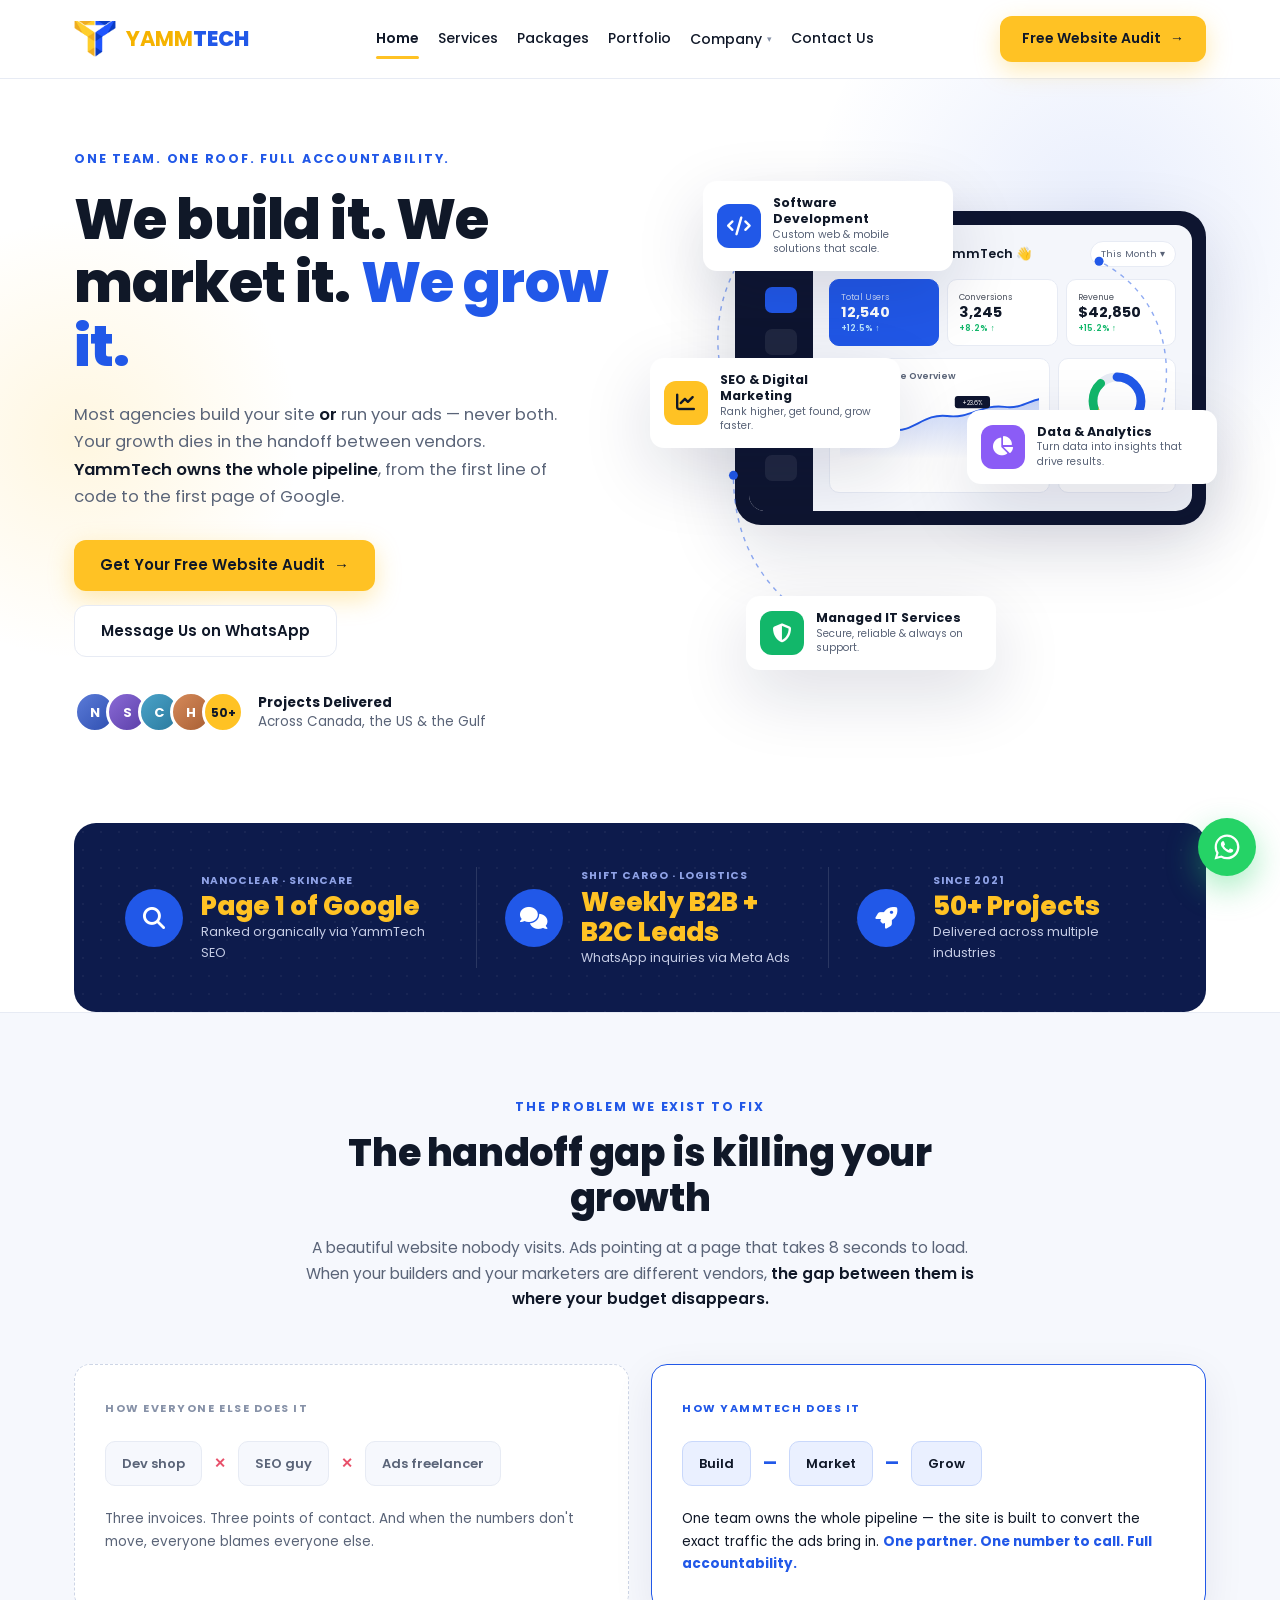
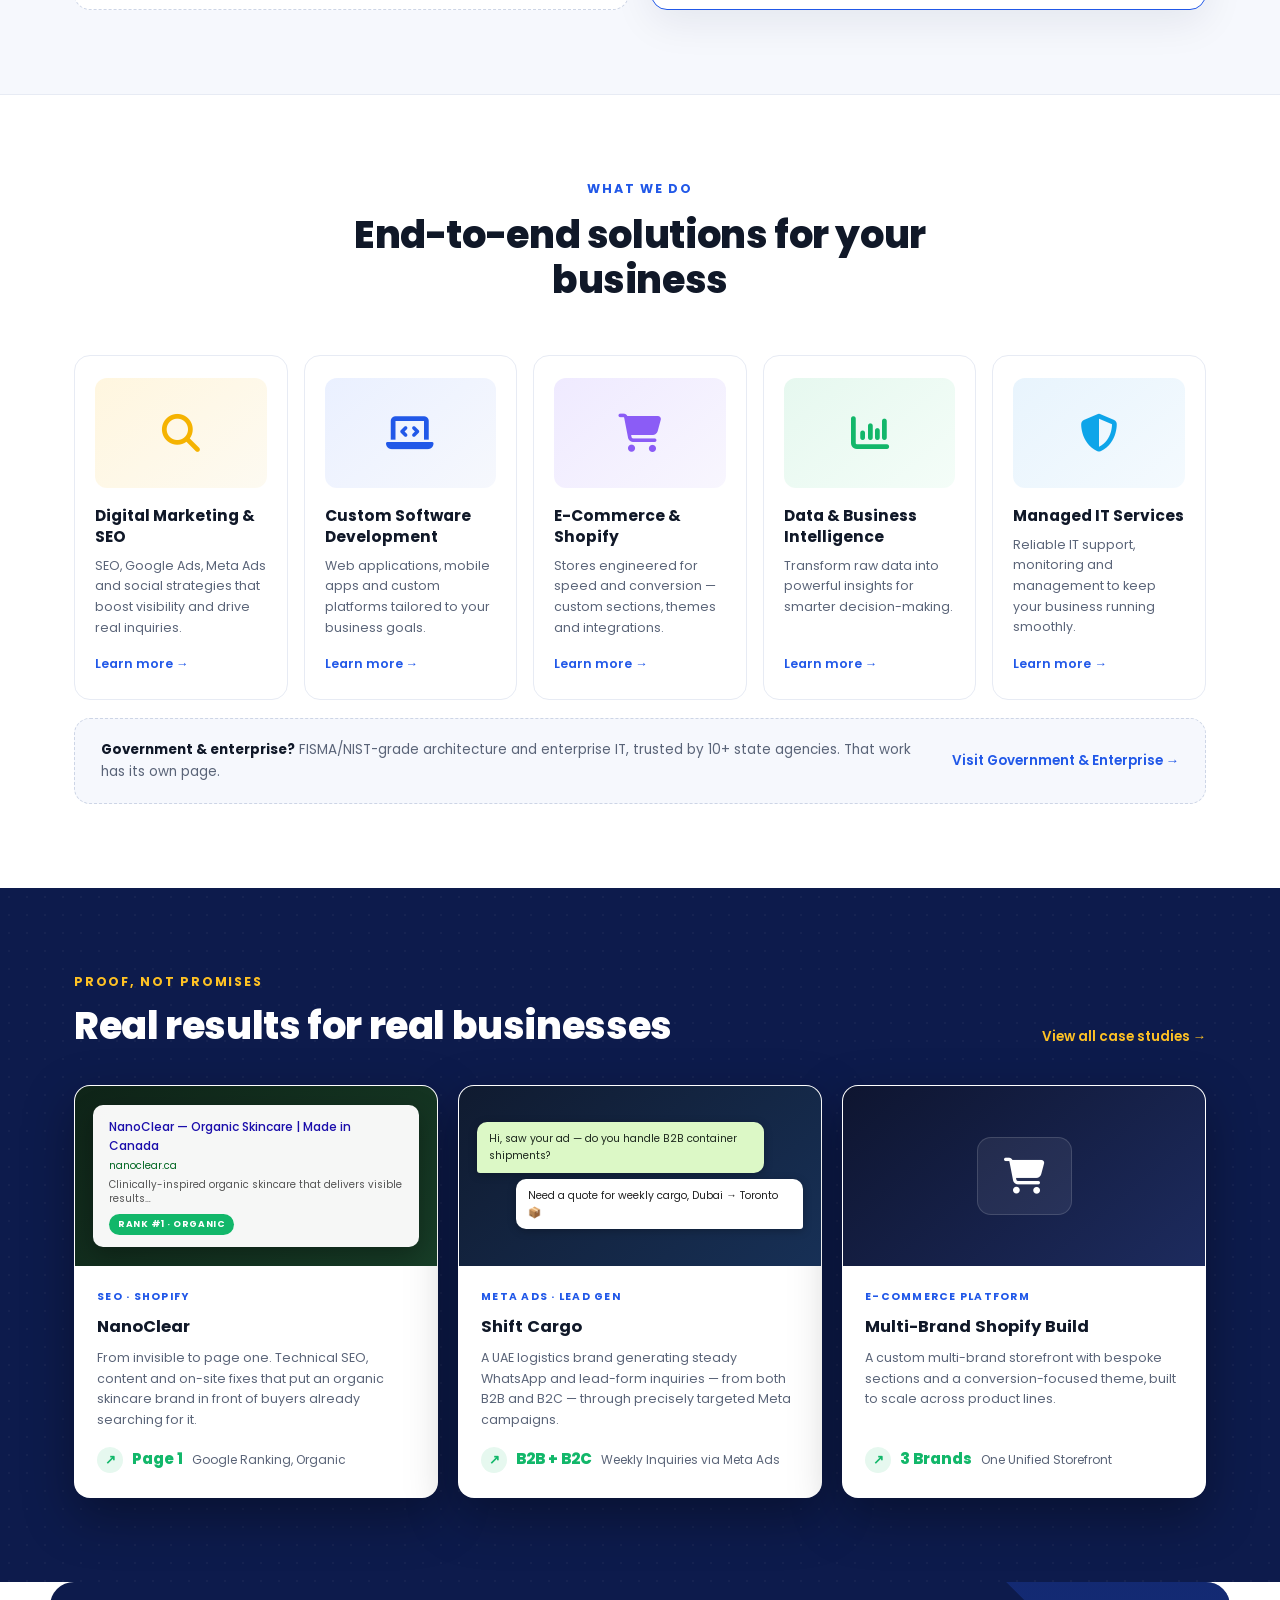
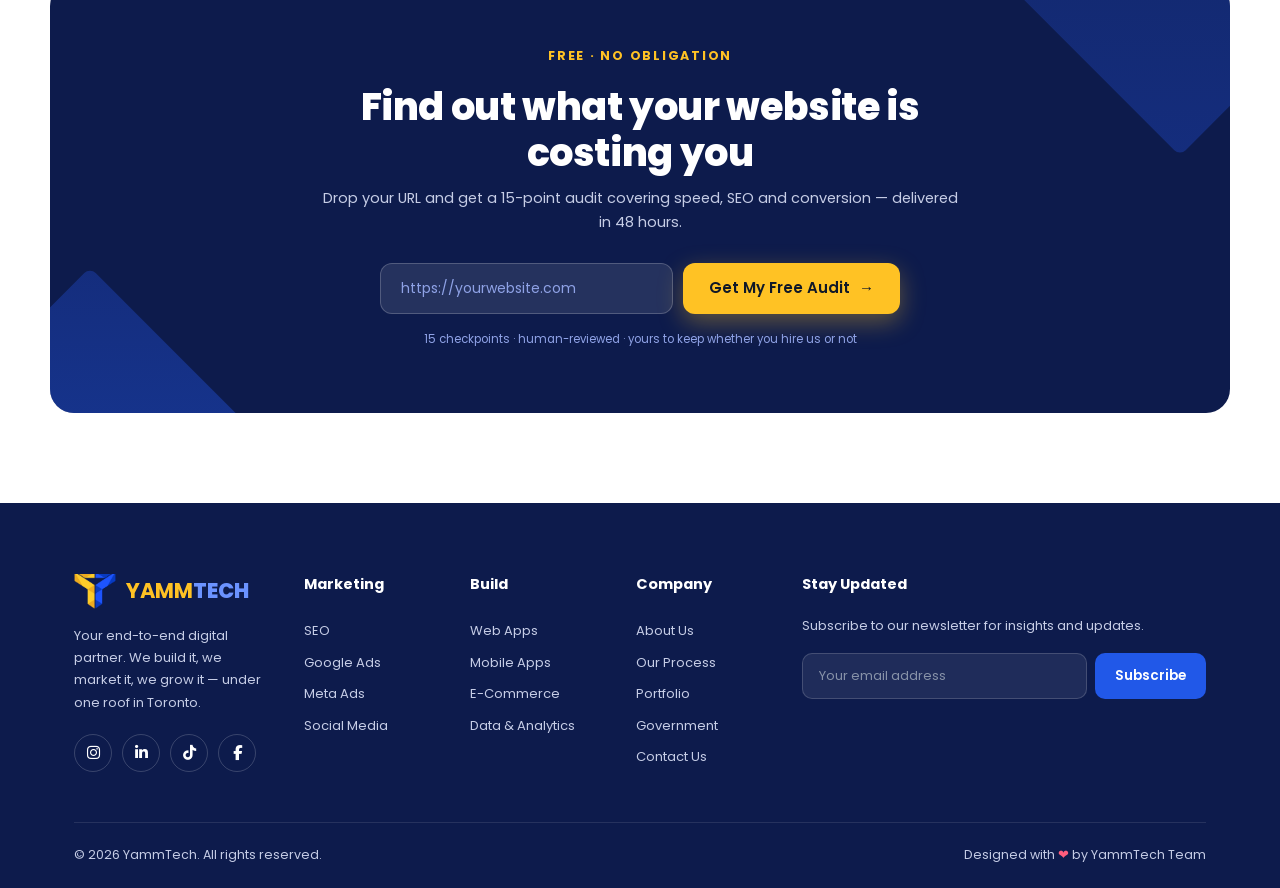
<file: index.html>
<!DOCTYPE html>
<html lang="en">
<head>
<meta charset="UTF-8">
<meta name="viewport" content="width=device-width, initial-scale=1.0">
<title>YammTech — Web Design, SEO &amp; Digital Marketing Agency in Toronto</title>
<meta name="description" content="YammTech is a Toronto digital agency that builds and markets under one roof — websites, apps, SEO, Google &amp; Meta Ads, data and IT. We build it, we market it, we grow it.">
<link rel="canonical" href="https://yammtech.com/">
<meta property="og:type" content="website">
<meta property="og:title" content="YammTech — Web Design, SEO &amp; Digital Marketing Agency in Toronto">
<meta property="og:description" content="YammTech is a Toronto digital agency that builds and markets under one roof — websites, apps, SEO, Google &amp; Meta Ads, data and IT. We build it, we market it, we grow it.">
<meta property="og:url" content="https://yammtech.com/">
<meta property="og:image" content="https://yammtech.com/assets/images/logo.png">
<meta name="twitter:card" content="summary_large_image">
<link rel="icon" href="assets/images/logo.png" type="image/png">
<link rel="preconnect" href="https://fonts.googleapis.com">
<link href="https://fonts.googleapis.com/css2?family=Poppins:wght@400;500;600;700;800&display=swap" rel="stylesheet">
<link rel="stylesheet" href="https://cdnjs.cloudflare.com/ajax/libs/font-awesome/6.5.2/css/all.min.css" crossorigin="anonymous" referrerpolicy="no-referrer">
<link rel="stylesheet" href="assets/css/styles.css">
<script type="application/ld+json">
{
  "@context": "https://schema.org",
  "@graph": [
    {
      "@type": "Organization",
      "@id": "https://yammtech.com/#org",
      "name": "YammTech",
      "url": "https://yammtech.com/",
      "logo": "https://yammtech.com/assets/images/logo.png",
      "description": "Toronto digital agency offering web design, SEO, Google Ads, Meta Ads, custom software and managed IT.",
      "address": {"@type": "PostalAddress","addressLocality": "Toronto","addressRegion": "Ontario","addressCountry": "CA"},
      "contactPoint": {"@type": "ContactPoint","telephone": "+1-437-559-1485","email": "info@yammtech.com","contactType": "customer service"},
      "sameAs": ["https://instagram.com/yamm.tech"]
    },
    {
      "@type": "WebSite",
      "@id": "https://yammtech.com/#website",
      "url": "https://yammtech.com/",
      "name": "YammTech",
      "publisher": {"@id": "https://yammtech.com/#org"}
    }
  ]
}
</script>
</head>
<body>
<header>
  <div class="wrap nav">
    <a class="logo" href="index.html"><img src="assets/images/logo.png" class="logo-img" alt="YammTech"><span><b>YAMM</b><span>TECH</span></span></a>
    <nav class="nav-links" aria-label="Main">
      <a href="index.html" class="on">Home</a>
      <a href="services.html">Services</a>
      <a href="packages.html">Packages</a>
      <a href="portfolio.html">Portfolio</a>
      <div class="nav-drop">
        <button class="nav-drop-btn">Company <span class="cx">▾</span></button>
        <div class="nav-drop-menu">
          <a href="about.html">About Us</a>
          <a href="process.html">Our Process</a>
          <a href="why-us.html">Why Choose Us</a>
          <a href="government.html">Government &amp; Enterprise</a>
        </div>
      </div>
      <a href="contact.html">Contact Us</a>
    </nav>
    <div style="display:flex;gap:12px;align-items:center">
      <a class="btn btn-yellow" href="audit.html">Free Website Audit <span class="arr">→</span></a>
      <button class="menu-btn" id="menuBtn" aria-label="Open menu"><i class="fas fa-bars"></i></button>
    </div>
  </div>
  <div class="mobile-menu" id="mobileMenu">
    <button class="mm-close" id="menuClose" aria-label="Close menu"><i class="fas fa-xmark"></i></button>
    <a href="index.html">Home</a>
    <a href="services.html">Services</a>
    <a href="packages.html">Packages</a>
    <a href="portfolio.html">Portfolio</a>
    <div class="mm-group">Company</div>
    <a class="mm-sub" href="about.html">About Us</a>
    <a class="mm-sub" href="process.html">Our Process</a>
    <a class="mm-sub" href="why-us.html">Why Choose Us</a>
    <a class="mm-sub" href="government.html">Government &amp; Enterprise</a>
    <a href="contact.html">Contact Us</a>
    <a href="audit.html" class="mm-cta">Free Website Audit →</a>
  </div>
</header>

<section class="hero">
  <div class="wrap">
    <div>
      <div class="eyebrow">One Team. One Roof. Full Accountability.</div>
      <h1>We build it. We market it. <span class="accent">We grow it.</span></h1>
      <p class="lead">Most agencies build your site <b>or</b> run your ads — never both. Your growth dies in the handoff between vendors. <b>YammTech owns the whole pipeline</b>, from the first line of code to the first page of Google.</p>
      <div class="hero-ctas">
        <a class="btn btn-yellow" href="audit.html">Get Your Free Website Audit <span class="arr">→</span></a>
        <a class="btn btn-outline" href="https://wa.me/14375591485" target="_blank" rel="noopener">Message Us on WhatsApp</a>
      </div>
      <div class="social-proof">
        <div class="avatars" aria-hidden="true">
          <div class="avatar av1">N</div><div class="avatar av2">S</div><div class="avatar av3">C</div><div class="avatar av4">H</div><div class="avatar count">50+</div>
        </div>
        <div class="txt"><b>Projects Delivered</b><br>Across Canada, the US &amp; the Gulf</div>
      </div>
    </div>
    <div class="hero-visual">
      <svg class="dash-path" viewBox="0 0 600 560" fill="none" aria-hidden="true">
        <path d="M120 40 C 60 90, 40 160, 60 230" stroke="#2158e8" stroke-width="1.6" stroke-dasharray="5 6" opacity=".5"/>
        <path d="M540 290 C 570 220, 560 130, 480 90" stroke="#2158e8" stroke-width="1.6" stroke-dasharray="5 6" opacity=".5"/>
        <path d="M170 500 C 100 460, 70 400, 70 330" stroke="#2158e8" stroke-width="1.6" stroke-dasharray="5 6" opacity=".5"/>
        <circle cx="60" cy="230" r="5" fill="#ffc224"/>
        <circle cx="480" cy="90" r="5" fill="#2158e8"/>
        <circle cx="70" cy="330" r="5" fill="#2158e8"/>
        <circle cx="120" cy="40" r="5" fill="#2158e8"/>
      </svg>
      <div class="tablet">
        <div class="screen">
          <div class="sidebar" aria-hidden="true">
            <div class="sb-logo"></div>
            <div class="sb-item on"></div><div class="sb-item"></div><div class="sb-item"></div><div class="sb-item"></div><div class="sb-item"></div>
          </div>
          <div class="screen-main">
            <div class="screen-top">
              <div class="hi">Welcome back, YammTech 👋</div>
              <div class="pill">This Month ▾</div>
            </div>
            <div class="stat-cards">
              <div class="stat-card hl"><div class="l">Total Users</div><div class="v">12,540</div><div class="t">+12.5% ↑</div></div>
              <div class="stat-card"><div class="l">Conversions</div><div class="v">3,245</div><div class="t">+8.2% ↑</div></div>
              <div class="stat-card"><div class="l">Revenue</div><div class="v">$42,850</div><div class="t">+15.2% ↑</div></div>
            </div>
            <div class="chart-row">
              <div class="chart-box">
                <div class="l">Performance Overview</div>
                <svg viewBox="0 0 260 90" aria-hidden="true">
                  <path d="M0 70 C 30 62, 45 48, 70 52 C 95 56, 110 30, 140 34 C 170 38, 185 18, 215 22 C 235 25, 248 14, 260 12" stroke="#2158e8" stroke-width="2.5" fill="none" stroke-linecap="round"/>
                  <path d="M0 70 C 30 62, 45 48, 70 52 C 95 56, 110 30, 140 34 C 170 38, 185 18, 215 22 C 235 25, 248 14, 260 12 L260 90 L0 90 Z" fill="url(#g1)" opacity=".25"/>
                  <defs><linearGradient id="g1" x1="0" y1="0" x2="0" y2="1"><stop offset="0" stop-color="#2158e8"/><stop offset="1" stop-color="#2158e8" stop-opacity="0"/></linearGradient></defs>
                  <rect x="150" y="8" rx="4" width="46" height="16" fill="#0e1530"/>
                  <text x="173" y="19" text-anchor="middle" fill="#fff" font-size="8" font-family="Poppins">+23.6%</text>
                </svg>
              </div>
              <div class="chart-box">
                <svg viewBox="0 0 80 80" style="width:64px;margin:0 auto" aria-hidden="true">
                  <circle cx="40" cy="40" r="30" fill="none" stroke="#e7ebf4" stroke-width="11"/>
                  <circle cx="40" cy="40" r="30" fill="none" stroke="#2158e8" stroke-width="11" stroke-dasharray="85 190" transform="rotate(-90 40 40)" stroke-linecap="round"/>
                  <circle cx="40" cy="40" r="30" fill="none" stroke="#ffc224" stroke-width="11" stroke-dasharray="46 190" stroke-dashoffset="-85" transform="rotate(-90 40 40)" stroke-linecap="round"/>
                  <circle cx="40" cy="40" r="30" fill="none" stroke="#12b76a" stroke-width="11" stroke-dasharray="34 190" stroke-dashoffset="-131" transform="rotate(-90 40 40)" stroke-linecap="round"/>
                </svg>
                <div class="legend">
                  <div><i style="background:#2158e8"></i>Organic Search</div>
                  <div><i style="background:#ffc224"></i>Direct</div>
                  <div><i style="background:#12b76a"></i>Social Media</div>
                </div>
              </div>
            </div>
          </div>
        </div>
      </div>
      <div class="float-card fc-1">
        <div class="fc-icon fc-blue"><i class="fas fa-code"></i></div>
        <div><h5>Software Development</h5><p>Custom web &amp; mobile solutions that scale.</p></div>
      </div>
      <div class="float-card fc-2">
        <div class="fc-icon fc-yellow"><i class="fas fa-chart-line"></i></div>
        <div><h5>SEO &amp; Digital Marketing</h5><p>Rank higher, get found, grow faster.</p></div>
      </div>
      <div class="float-card fc-3">
        <div class="fc-icon fc-purple"><i class="fas fa-chart-pie"></i></div>
        <div><h5>Data &amp; Analytics</h5><p>Turn data into insights that drive results.</p></div>
      </div>
      <div class="float-card fc-4">
        <div class="fc-icon fc-green"><i class="fas fa-shield-halved"></i></div>
        <div><h5>Managed IT Services</h5><p>Secure, reliable &amp; always on support.</p></div>
      </div>
    </div>
  </div>
</section>

<div class="wrap stats-bar">
  <div class="stats-inner">
    <div class="stat">
      <div class="stat-ic"><i class="fas fa-magnifying-glass"></i></div>
      <div><div class="k">NanoClear · Skincare</div><div class="num">Page 1 of Google</div><div class="lbl">Ranked organically via YammTech SEO</div></div>
    </div>
    <div class="stat">
      <div class="stat-ic"><i class="fas fa-comments"></i></div>
      <div><div class="k">Shift Cargo · Logistics</div><div class="num">Weekly B2B + B2C Leads</div><div class="lbl">WhatsApp inquiries via Meta Ads</div></div>
    </div>
    <div class="stat">
      <div class="stat-ic"><i class="fas fa-rocket"></i></div>
      <div><div class="k">Since 2021</div><div class="num">50+ Projects</div><div class="lbl">Delivered across multiple industries</div></div>
    </div>
  </div>
</div>

<section class="gap-sec">
  <div class="wrap">
    <div class="sec-head">
      <div class="eyebrow">The Problem We Exist to Fix</div>
      <h2>The handoff gap is killing your growth</h2>
      <p>A beautiful website nobody visits. Ads pointing at a page that takes 8 seconds to load. When your builders and your marketers are different vendors, <b>the gap between them is where your budget disappears.</b></p>
    </div>
    <div class="chain">
      <div class="chain-panel them">
        <div class="chain-label">How everyone else does it</div>
        <div class="nodes">
          <div class="node">Dev shop</div><span class="link-broken">✕</span>
          <div class="node">SEO guy</div><span class="link-broken">✕</span>
          <div class="node">Ads freelancer</div>
        </div>
        <p class="chain-note">Three invoices. Three points of contact. And when the numbers don't move, everyone blames everyone else.</p>
      </div>
      <div class="chain-panel us">
        <div class="chain-label">How YammTech does it</div>
        <div class="nodes">
          <div class="node">Build</div><span class="link-solid">—</span>
          <div class="node">Market</div><span class="link-solid">—</span>
          <div class="node">Grow</div>
        </div>
        <p class="chain-note">One team owns the whole pipeline — the site is built to convert the exact traffic the ads bring in. <b>One partner. One number to call. Full accountability.</b></p>
      </div>
    </div>
  </div>
</section>

<section id="services">
  <div class="wrap">
    <div class="sec-head">
      <div class="eyebrow">What We Do</div>
      <h2>End-to-end solutions for your business</h2>
    </div>
    <div class="svc-grid">
      <a class="svc" href="services.html">
        <div class="svc-art art-1"><i class="fas fa-magnifying-glass"></i></div>
        <h4>Digital Marketing &amp; SEO</h4>
        <p>SEO, Google Ads, Meta Ads and social strategies that boost visibility and drive real inquiries.</p>
        <span class="more">Learn more →</span>
      </a>
      <a class="svc" href="services.html">
        <div class="svc-art art-2"><i class="fas fa-laptop-code"></i></div>
        <h4>Custom Software Development</h4>
        <p>Web applications, mobile apps and custom platforms tailored to your business goals.</p>
        <span class="more">Learn more →</span>
      </a>
      <a class="svc" href="services.html">
        <div class="svc-art art-3"><i class="fas fa-cart-shopping"></i></div>
        <h4>E-Commerce &amp; Shopify</h4>
        <p>Stores engineered for speed and conversion — custom sections, themes and integrations.</p>
        <span class="more">Learn more →</span>
      </a>
      <a class="svc" href="services.html">
        <div class="svc-art art-4"><i class="fas fa-chart-column"></i></div>
        <h4>Data &amp; Business Intelligence</h4>
        <p>Transform raw data into powerful insights for smarter decision-making.</p>
        <span class="more">Learn more →</span>
      </a>
      <a class="svc" href="services.html">
        <div class="svc-art art-5"><i class="fas fa-shield-halved"></i></div>
        <h4>Managed IT Services</h4>
        <p>Reliable IT support, monitoring and management to keep your business running smoothly.</p>
        <span class="more">Learn more →</span>
      </a>
    </div>
    <div class="gov-quiet">
      <p><b>Government &amp; enterprise?</b> FISMA/NIST-grade architecture and enterprise IT, trusted by 10+ state agencies. That work has its own page.</p>
      <a href="government.html">Visit Government &amp; Enterprise →</a>
    </div>
  </div>
</section>

<section id="cases" class="proof-sec">
  <div class="wrap">
    <div class="cs-head">
      <div>
        <div class="eyebrow">Proof, Not Promises</div>
        <h2>Real results for real businesses</h2>
      </div>
      <a href="portfolio.html">View all case studies →</a>
    </div>
    <div class="cs-grid">
      <div class="cs-card">
        <div class="cs-img nano">
          <div class="fake-serp">
            <div class="r1">NanoClear — Organic Skincare | Made in Canada</div>
            <div class="r2">nanoclear.ca</div>
            <div class="r3">Clinically-inspired organic skincare that delivers visible results…</div>
            <span class="badge">RANK #1 · ORGANIC</span>
          </div>
        </div>
        <div class="cs-body">
          <div class="cs-tag">SEO · Shopify</div>
          <h4>NanoClear</h4>
          <p>From invisible to page one. Technical SEO, content and on-site fixes that put an organic skincare brand in front of buyers already searching for it.</p>
          <div class="cs-metric"><span class="up">↗</span><b>Page 1</b><span>Google Ranking, Organic</span></div>
        </div>
      </div>
      <div class="cs-card">
        <div class="cs-img shift">
          <div class="fake-chat">
            <div class="bubble">Hi, saw your ad — do you handle B2B container shipments?</div>
            <div class="bubble b2">Need a quote for weekly cargo, Dubai → Toronto 📦</div>
          </div>
        </div>
        <div class="cs-body">
          <div class="cs-tag">Meta Ads · Lead Gen</div>
          <h4>Shift Cargo</h4>
          <p>A UAE logistics brand generating steady WhatsApp and lead-form inquiries — from both B2B and B2C — through precisely targeted Meta campaigns.</p>
          <div class="cs-metric"><span class="up">↗</span><b>B2B + B2C</b><span>Weekly Inquiries via Meta Ads</span></div>
        </div>
      </div>
      <div class="cs-card">
        <div class="cs-img saq"><div style="background:rgba(255,255,255,.07);border:1px solid rgba(255,255,255,.14);border-radius:14px;padding:20px 26px;color:#fff;font-size:36px;display:flex;align-items:center;justify-content:center"><i class="fas fa-cart-shopping"></i></div></div>
        <div class="cs-body">
          <div class="cs-tag">E-Commerce Platform</div>
          <h4>Multi-Brand Shopify Build</h4>
          <p>A custom multi-brand storefront with bespoke sections and a conversion-focused theme, built to scale across product lines.</p>
          <div class="cs-metric"><span class="up">↗</span><b>3 Brands</b><span>One Unified Storefront</span></div>
        </div>
      </div>
    </div>
  </div>
</section>

<div class="wrap cta-band" id="audit-cta">
  <div class="cta-inner">
    <div class="cta-copy">
      <div class="eyebrow">Free · No Obligation</div>
      <h2>Find out what your website is costing you</h2>
      <p>Drop your URL and get a 15-point audit covering speed, SEO and conversion — delivered in 48 hours.</p>
      <div class="audit-form">
        <input type="url" placeholder="https://yourwebsite.com" aria-label="Your website URL">
        <a class="btn btn-yellow" href="audit.html">Get My Free Audit <span class="arr">→</span></a>
      </div>
    </div>
    <div class="fine">15 checkpoints · human-reviewed · yours to keep whether you hire us or not</div>
  </div>
</div>

<footer>
  <div class="wrap">
    <div class="foot-grid">
      <div class="foot-brand">
        <a class="logo" href="index.html"><img src="assets/images/logo.png" class="logo-img" alt="YammTech"><span><b>YAMM</b><span>TECH</span></span></a>
        <p>Your end-to-end digital partner. We build it, we market it, we grow it — under one roof in Toronto.</p>
        <div class="foot-social">
          <a href="https://instagram.com/yamm.tech" aria-label="Instagram" target="_blank" rel="noopener"><i class="fab fa-instagram"></i></a>
          <a href="#" aria-label="LinkedIn"><i class="fab fa-linkedin-in"></i></a>
          <a href="#" aria-label="TikTok"><i class="fab fa-tiktok"></i></a>
          <a href="#" aria-label="Facebook"><i class="fab fa-facebook-f"></i></a>
        </div>
      </div>
      <div class="foot-col">
        <h5>Marketing</h5>
        <a href="services.html">SEO</a><a href="services.html">Google Ads</a><a href="services.html">Meta Ads</a><a href="services.html">Social Media</a>
      </div>
      <div class="foot-col">
        <h5>Build</h5>
        <a href="services.html">Web Apps</a><a href="services.html">Mobile Apps</a><a href="services.html">E-Commerce</a><a href="services.html">Data &amp; Analytics</a>
      </div>
      <div class="foot-col">
        <h5>Company</h5>
        <a href="about.html">About Us</a><a href="process.html">Our Process</a><a href="portfolio.html">Portfolio</a>
        <a href="government.html">Government</a><a href="contact.html">Contact Us</a>
      </div>
      <div class="newsletter">
        <h5>Stay Updated</h5>
        <p>Subscribe to our newsletter for insights and updates.</p>
        <div class="nl-form">
          <input type="email" placeholder="Your email address" aria-label="Email address">
          <button class="btn btn-blue">Subscribe</button>
        </div>
      </div>
    </div>
    <div class="foot-bottom">
      <div>© 2026 YammTech. All rights reserved.</div>
      <div>Designed with <span class="heart">❤</span> by YammTech Team</div>
    </div>
  </div>
</footer>
<a class="wa-float" href="https://wa.me/14375591485" aria-label="Chat on WhatsApp" target="_blank" rel="noopener">
  <svg viewBox="0 0 24 24"><path d="M12.04 2c-5.46 0-9.91 4.45-9.91 9.91 0 1.75.46 3.45 1.32 4.95L2 22l5.25-1.38a9.87 9.87 0 0 0 4.79 1.22c5.46 0 9.91-4.45 9.91-9.91S17.5 2 12.04 2zm0 18.03a8.1 8.1 0 0 1-4.13-1.13l-.3-.18-3.12.82.83-3.04-.2-.31a8.08 8.08 0 0 1-1.24-4.31c0-4.47 3.64-8.1 8.11-8.1a8.06 8.06 0 0 1 8.1 8.1c0 4.47-3.63 8.11-8.05 8.15zm4.44-6.07c-.24-.12-1.44-.71-1.66-.79-.22-.08-.39-.12-.55.12-.16.24-.63.79-.77.95-.14.16-.28.18-.53.06-.24-.12-1.03-.38-1.96-1.21-.72-.64-1.21-1.44-1.35-1.68-.14-.24-.02-.37.11-.5.11-.11.24-.28.37-.42.12-.14.16-.24.24-.4.08-.16.04-.3-.02-.42-.06-.12-.55-1.32-.75-1.81-.2-.48-.4-.41-.55-.42h-.47c-.16 0-.42.06-.65.3-.22.24-.85.83-.85 2.03 0 1.2.87 2.36 1 2.52.12.16 1.72 2.62 4.16 3.68.58.25 1.03.4 1.39.51.58.19 1.11.16 1.53.1.47-.07 1.44-.59 1.64-1.16.2-.57.2-1.05.14-1.16-.06-.1-.22-.16-.46-.28z"/></svg>
</a>
<script src="assets/js/main.js" defer></script>
</body>
</html>
</file>
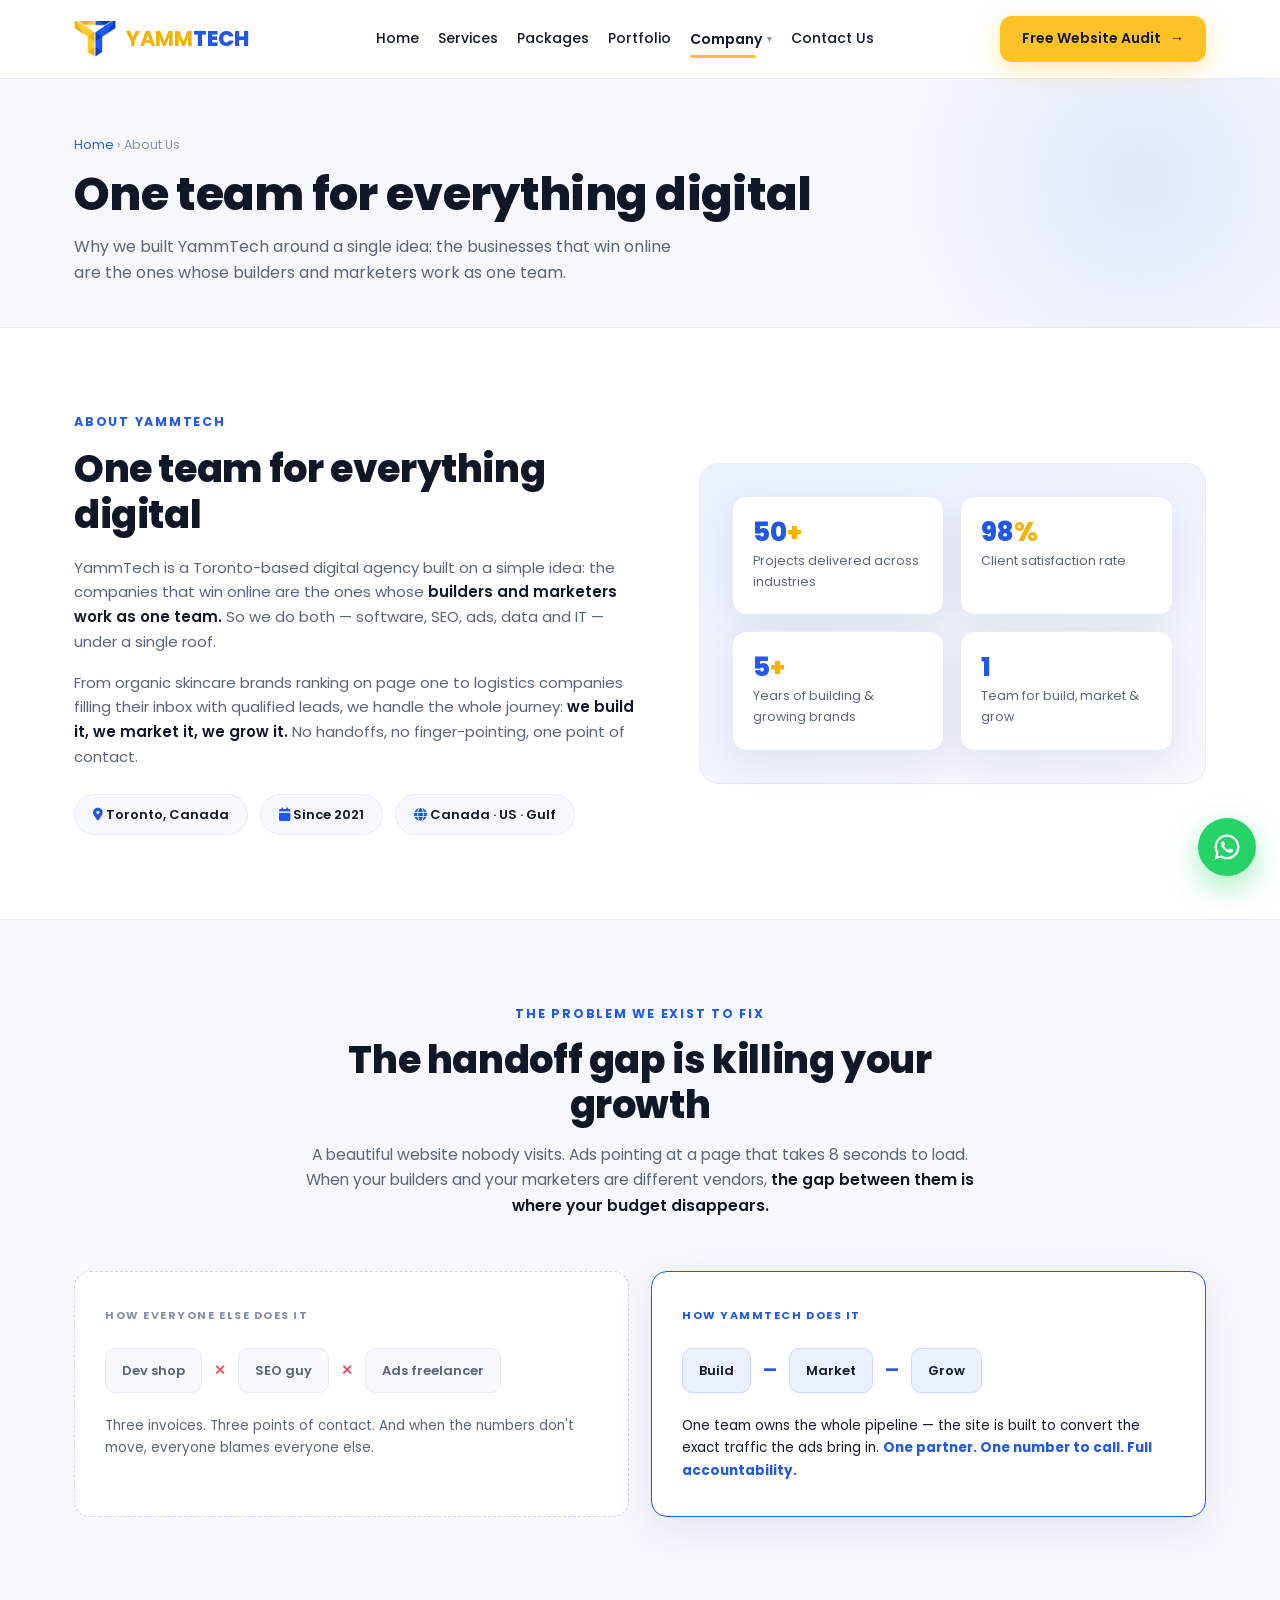
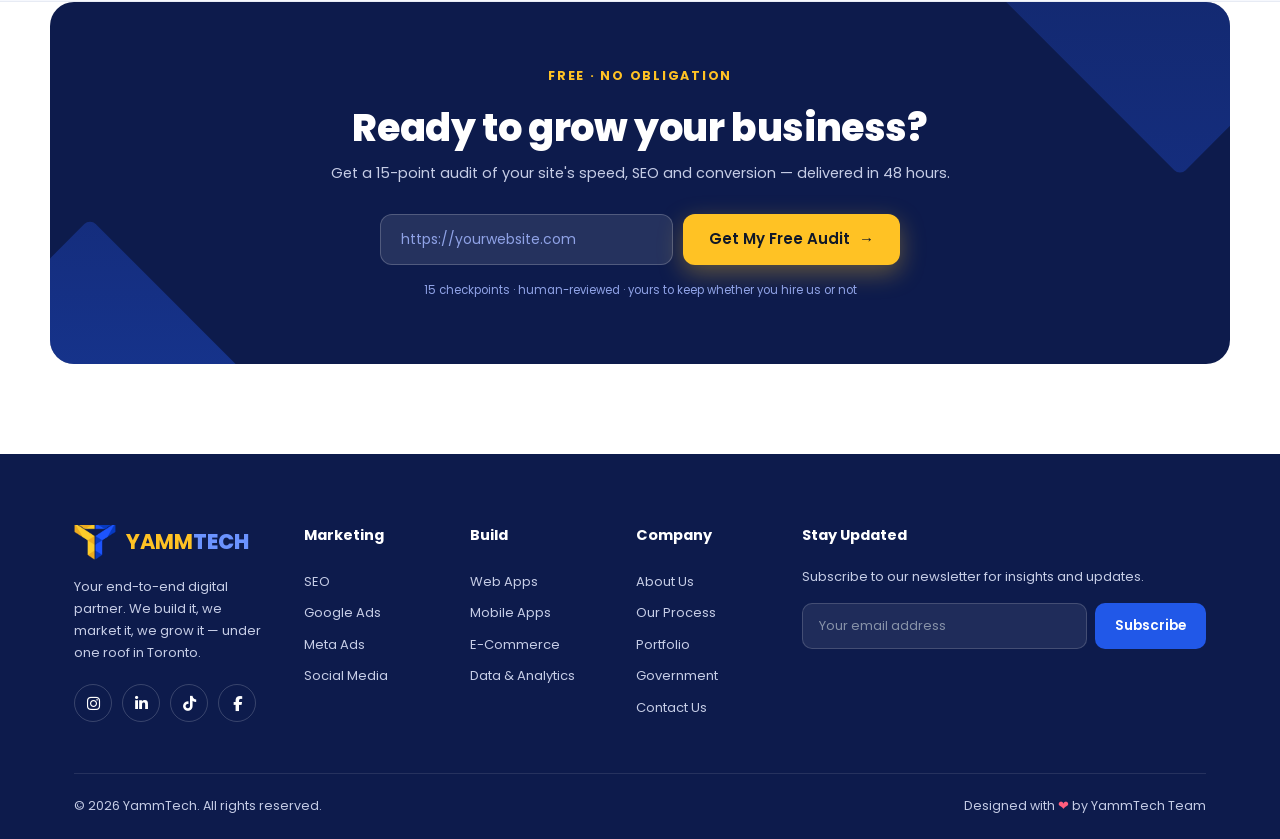
<file: about.html>
<!DOCTYPE html>
<html lang="en">
<head>
<meta charset="UTF-8">
<meta name="viewport" content="width=device-width, initial-scale=1.0">
<title>About YammTech — A Toronto Digital Agency Under One Roof</title>
<meta name="description" content="YammTech is a Toronto-based digital agency founded to end the handoff gap between builders and marketers. Learn our story, mission and approach.">
<link rel="canonical" href="https://yammtech.com/about.html">
<meta property="og:type" content="website">
<meta property="og:title" content="About YammTech — A Toronto Digital Agency Under One Roof">
<meta property="og:description" content="YammTech is a Toronto-based digital agency founded to end the handoff gap between builders and marketers. Learn our story, mission and approach.">
<meta property="og:url" content="https://yammtech.com/about.html">
<meta property="og:image" content="https://yammtech.com/assets/images/logo.png">
<meta name="twitter:card" content="summary_large_image">
<link rel="icon" href="assets/images/logo.png" type="image/png">
<link rel="preconnect" href="https://fonts.googleapis.com">
<link href="https://fonts.googleapis.com/css2?family=Poppins:wght@400;500;600;700;800&display=swap" rel="stylesheet">
<link rel="stylesheet" href="https://cdnjs.cloudflare.com/ajax/libs/font-awesome/6.5.2/css/all.min.css" crossorigin="anonymous" referrerpolicy="no-referrer">
<link rel="stylesheet" href="assets/css/styles.css">
</head>
<body>
<header>
  <div class="wrap nav">
    <a class="logo" href="index.html"><img src="assets/images/logo.png" class="logo-img" alt="YammTech"><span><b>YAMM</b><span>TECH</span></span></a>
    <nav class="nav-links" aria-label="Main">
      <a href="index.html">Home</a>
      <a href="services.html">Services</a>
      <a href="packages.html">Packages</a>
      <a href="portfolio.html">Portfolio</a>
      <div class="nav-drop">
        <button class="nav-drop-btn on">Company <span class="cx">▾</span></button>
        <div class="nav-drop-menu">
          <a href="about.html">About Us</a>
          <a href="process.html">Our Process</a>
          <a href="why-us.html">Why Choose Us</a>
          <a href="government.html">Government &amp; Enterprise</a>
        </div>
      </div>
      <a href="contact.html">Contact Us</a>
    </nav>
    <div style="display:flex;gap:12px;align-items:center">
      <a class="btn btn-yellow" href="audit.html">Free Website Audit <span class="arr">→</span></a>
      <button class="menu-btn" id="menuBtn" aria-label="Open menu"><i class="fas fa-bars"></i></button>
    </div>
  </div>
  <div class="mobile-menu" id="mobileMenu">
    <button class="mm-close" id="menuClose" aria-label="Close menu"><i class="fas fa-xmark"></i></button>
    <a href="index.html">Home</a>
    <a href="services.html">Services</a>
    <a href="packages.html">Packages</a>
    <a href="portfolio.html">Portfolio</a>
    <div class="mm-group">Company</div>
    <a class="mm-sub" href="about.html">About Us</a>
    <a class="mm-sub" href="process.html">Our Process</a>
    <a class="mm-sub" href="why-us.html">Why Choose Us</a>
    <a class="mm-sub" href="government.html">Government &amp; Enterprise</a>
    <a href="contact.html">Contact Us</a>
    <a href="audit.html" class="mm-cta">Free Website Audit →</a>
  </div>
</header>

<section class="page-hero">
  <div class="wrap">
    <div class="crumb"><a href="index.html">Home</a> › About Us</div>
    <h1>One team for everything digital</h1>
    <p>Why we built YammTech around a single idea: the businesses that win online are the ones whose builders and marketers work as one team.</p>
  </div>
</section>

<section id="about">
  <div class="wrap about-grid">
    <div class="about-copy">
      <div class="eyebrow">About YammTech</div>
      <h2>One team for everything digital</h2>
      <p>YammTech is a Toronto-based digital agency built on a simple idea: the companies that win online are the ones whose <b>builders and marketers work as one team.</b> So we do both — software, SEO, ads, data and IT — under a single roof.</p>
      <p>From organic skincare brands ranking on page one to logistics companies filling their inbox with qualified leads, we handle the whole journey: <b>we build it, we market it, we grow it.</b> No handoffs, no finger-pointing, one point of contact.</p>
      <div class="about-badges">
        <div class="about-badge"><span><i class="fas fa-location-dot"></i></span> Toronto, Canada</div>
        <div class="about-badge"><span><i class="fas fa-calendar"></i></span> Since 2021</div>
        <div class="about-badge"><span><i class="fas fa-globe"></i></span> Canada · US · Gulf</div>
      </div>
    </div>
    <div class="about-visual">
      <div class="av-tile"><div class="n">50<i>+</i></div><div class="l">Projects delivered across industries</div></div>
      <div class="av-tile"><div class="n">98<i>%</i></div><div class="l">Client satisfaction rate</div></div>
      <div class="av-tile"><div class="n">5<i>+</i></div><div class="l">Years of building &amp; growing brands</div></div>
      <div class="av-tile"><div class="n">1</div><div class="l">Team for build, market &amp; grow</div></div>
    </div>
  </div>
</section>

<section class="gap-sec">
  <div class="wrap">
    <div class="sec-head">
      <div class="eyebrow">The Problem We Exist to Fix</div>
      <h2>The handoff gap is killing your growth</h2>
      <p>A beautiful website nobody visits. Ads pointing at a page that takes 8 seconds to load. When your builders and your marketers are different vendors, <b>the gap between them is where your budget disappears.</b></p>
    </div>
    <div class="chain">
      <div class="chain-panel them">
        <div class="chain-label">How everyone else does it</div>
        <div class="nodes">
          <div class="node">Dev shop</div><span class="link-broken">✕</span>
          <div class="node">SEO guy</div><span class="link-broken">✕</span>
          <div class="node">Ads freelancer</div>
        </div>
        <p class="chain-note">Three invoices. Three points of contact. And when the numbers don't move, everyone blames everyone else.</p>
      </div>
      <div class="chain-panel us">
        <div class="chain-label">How YammTech does it</div>
        <div class="nodes">
          <div class="node">Build</div><span class="link-solid">—</span>
          <div class="node">Market</div><span class="link-solid">—</span>
          <div class="node">Grow</div>
        </div>
        <p class="chain-note">One team owns the whole pipeline — the site is built to convert the exact traffic the ads bring in. <b>One partner. One number to call. Full accountability.</b></p>
      </div>
    </div>
  </div>
</section>

<div class="wrap cta-band">
  <div class="cta-inner">
    <div class="cta-copy">
      <div class="eyebrow">Free · No Obligation</div>
      <h2>Ready to grow your business?</h2>
      <p>Get a 15-point audit of your site's speed, SEO and conversion — delivered in 48 hours.</p>
      <div class="audit-form">
        <input type="url" placeholder="https://yourwebsite.com" aria-label="Your website URL">
        <a class="btn btn-yellow" href="audit.html">Get My Free Audit <span class="arr">→</span></a>
      </div>
    </div>
    <div class="fine">15 checkpoints · human-reviewed · yours to keep whether you hire us or not</div>
  </div>
</div>

<footer>
  <div class="wrap">
    <div class="foot-grid">
      <div class="foot-brand">
        <a class="logo" href="index.html"><img src="assets/images/logo.png" class="logo-img" alt="YammTech"><span><b>YAMM</b><span>TECH</span></span></a>
        <p>Your end-to-end digital partner. We build it, we market it, we grow it — under one roof in Toronto.</p>
        <div class="foot-social">
          <a href="https://instagram.com/yamm.tech" aria-label="Instagram" target="_blank" rel="noopener"><i class="fab fa-instagram"></i></a>
          <a href="#" aria-label="LinkedIn"><i class="fab fa-linkedin-in"></i></a>
          <a href="#" aria-label="TikTok"><i class="fab fa-tiktok"></i></a>
          <a href="#" aria-label="Facebook"><i class="fab fa-facebook-f"></i></a>
        </div>
      </div>
      <div class="foot-col">
        <h5>Marketing</h5>
        <a href="services.html">SEO</a><a href="services.html">Google Ads</a><a href="services.html">Meta Ads</a><a href="services.html">Social Media</a>
      </div>
      <div class="foot-col">
        <h5>Build</h5>
        <a href="services.html">Web Apps</a><a href="services.html">Mobile Apps</a><a href="services.html">E-Commerce</a><a href="services.html">Data &amp; Analytics</a>
      </div>
      <div class="foot-col">
        <h5>Company</h5>
        <a href="about.html">About Us</a><a href="process.html">Our Process</a><a href="portfolio.html">Portfolio</a>
        <a href="government.html">Government</a><a href="contact.html">Contact Us</a>
      </div>
      <div class="newsletter">
        <h5>Stay Updated</h5>
        <p>Subscribe to our newsletter for insights and updates.</p>
        <div class="nl-form">
          <input type="email" placeholder="Your email address" aria-label="Email address">
          <button class="btn btn-blue">Subscribe</button>
        </div>
      </div>
    </div>
    <div class="foot-bottom">
      <div>© 2026 YammTech. All rights reserved.</div>
      <div>Designed with <span class="heart">❤</span> by YammTech Team</div>
    </div>
  </div>
</footer>
<a class="wa-float" href="https://wa.me/14375591485" aria-label="Chat on WhatsApp" target="_blank" rel="noopener">
  <svg viewBox="0 0 24 24"><path d="M12.04 2c-5.46 0-9.91 4.45-9.91 9.91 0 1.75.46 3.45 1.32 4.95L2 22l5.25-1.38a9.87 9.87 0 0 0 4.79 1.22c5.46 0 9.91-4.45 9.91-9.91S17.5 2 12.04 2zm0 18.03a8.1 8.1 0 0 1-4.13-1.13l-.3-.18-3.12.82.83-3.04-.2-.31a8.08 8.08 0 0 1-1.24-4.31c0-4.47 3.64-8.1 8.11-8.1a8.06 8.06 0 0 1 8.1 8.1c0 4.47-3.63 8.11-8.05 8.15zm4.44-6.07c-.24-.12-1.44-.71-1.66-.79-.22-.08-.39-.12-.55.12-.16.24-.63.79-.77.95-.14.16-.28.18-.53.06-.24-.12-1.03-.38-1.96-1.21-.72-.64-1.21-1.44-1.35-1.68-.14-.24-.02-.37.11-.5.11-.11.24-.28.37-.42.12-.14.16-.24.24-.4.08-.16.04-.3-.02-.42-.06-.12-.55-1.32-.75-1.81-.2-.48-.4-.41-.55-.42h-.47c-.16 0-.42.06-.65.3-.22.24-.85.83-.85 2.03 0 1.2.87 2.36 1 2.52.12.16 1.72 2.62 4.16 3.68.58.25 1.03.4 1.39.51.58.19 1.11.16 1.53.1.47-.07 1.44-.59 1.64-1.16.2-.57.2-1.05.14-1.16-.06-.1-.22-.16-.46-.28z"/></svg>
</a>
<script src="assets/js/main.js" defer></script>
</body>
</html>
</file>
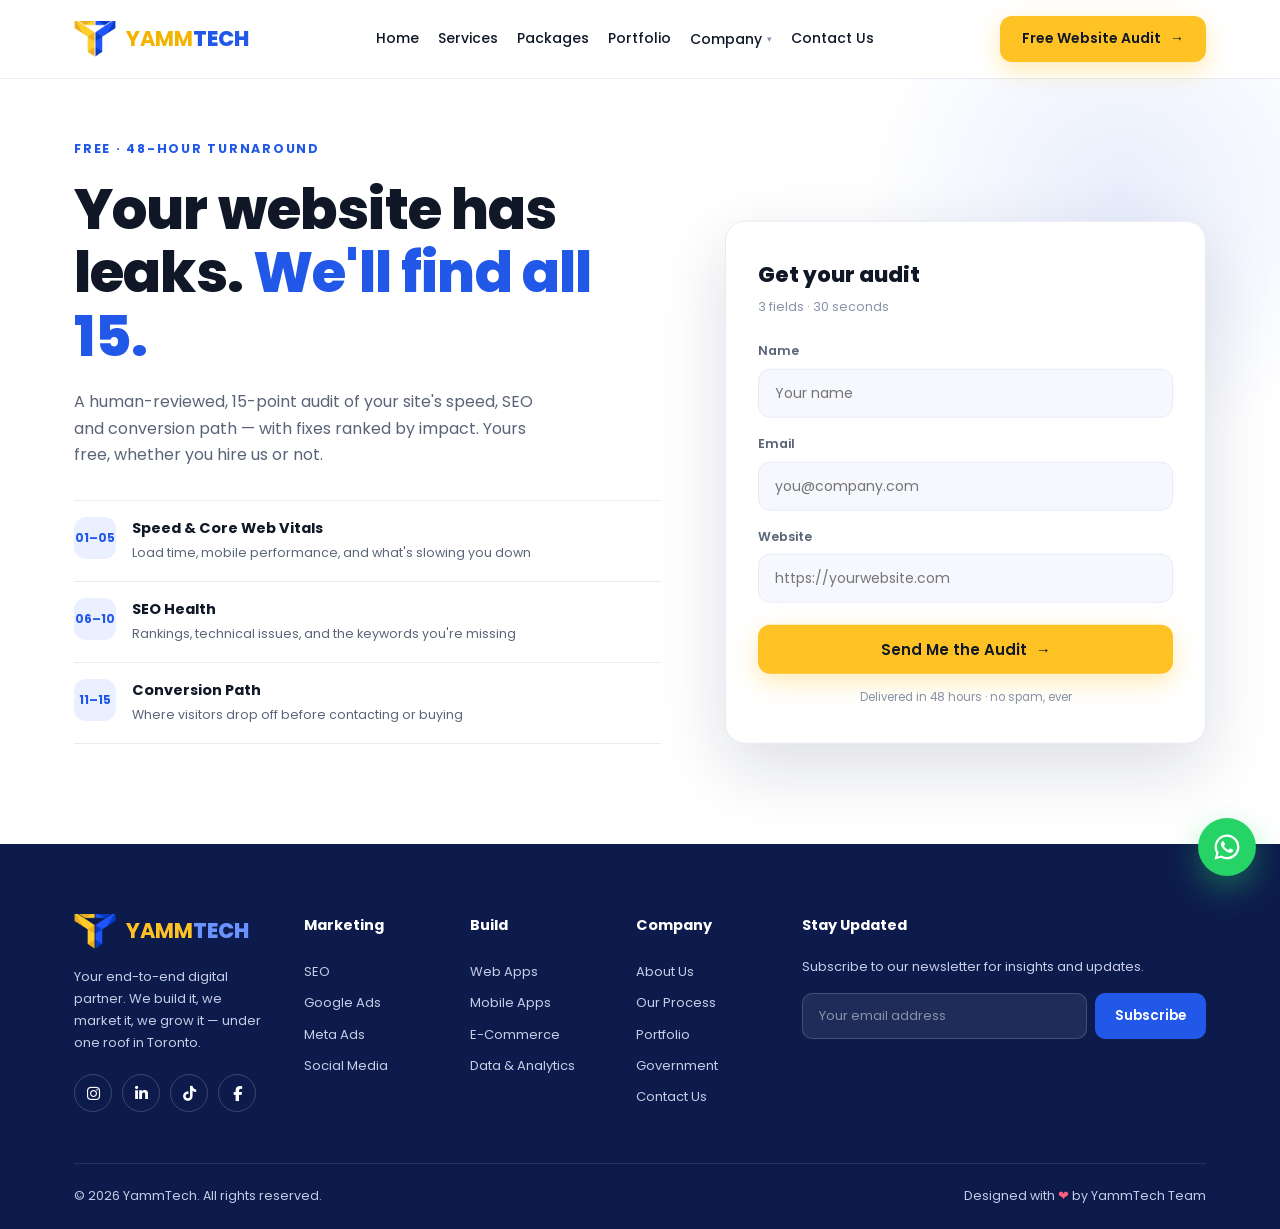
<file: audit.html>
<!DOCTYPE html>
<html lang="en">
<head>
<meta charset="UTF-8">
<meta name="viewport" content="width=device-width, initial-scale=1.0">
<title>Free 15-Point Website Audit — Speed, SEO &amp; Conversion | YammTech</title>
<meta name="description" content="Get a free, human-reviewed 15-point audit of your website's speed, SEO and conversion path from YammTech — delivered in 48 hours, yours to keep.">
<link rel="canonical" href="https://yammtech.com/audit.html">
<meta property="og:type" content="website">
<meta property="og:title" content="Free 15-Point Website Audit — Speed, SEO &amp; Conversion | YammTech">
<meta property="og:description" content="Get a free, human-reviewed 15-point audit of your website's speed, SEO and conversion path from YammTech — delivered in 48 hours, yours to keep.">
<meta property="og:url" content="https://yammtech.com/audit.html">
<meta property="og:image" content="https://yammtech.com/assets/images/logo.png">
<meta name="twitter:card" content="summary_large_image">
<link rel="icon" href="assets/images/logo.png" type="image/png">
<link rel="preconnect" href="https://fonts.googleapis.com">
<link href="https://fonts.googleapis.com/css2?family=Poppins:wght@400;500;600;700;800&display=swap" rel="stylesheet">
<link rel="stylesheet" href="https://cdnjs.cloudflare.com/ajax/libs/font-awesome/6.5.2/css/all.min.css" crossorigin="anonymous" referrerpolicy="no-referrer">
<link rel="stylesheet" href="assets/css/styles.css">
</head>
<body>
<header>
  <div class="wrap nav">
    <a class="logo" href="index.html"><img src="assets/images/logo.png" class="logo-img" alt="YammTech"><span><b>YAMM</b><span>TECH</span></span></a>
    <nav class="nav-links" aria-label="Main">
      <a href="index.html">Home</a>
      <a href="services.html">Services</a>
      <a href="packages.html">Packages</a>
      <a href="portfolio.html">Portfolio</a>
      <div class="nav-drop">
        <button class="nav-drop-btn">Company <span class="cx">▾</span></button>
        <div class="nav-drop-menu">
          <a href="about.html">About Us</a>
          <a href="process.html">Our Process</a>
          <a href="why-us.html">Why Choose Us</a>
          <a href="government.html">Government &amp; Enterprise</a>
        </div>
      </div>
      <a href="contact.html">Contact Us</a>
    </nav>
    <div style="display:flex;gap:12px;align-items:center">
      <a class="btn btn-yellow" href="audit.html">Free Website Audit <span class="arr">→</span></a>
      <button class="menu-btn" id="menuBtn" aria-label="Open menu"><i class="fas fa-bars"></i></button>
    </div>
  </div>
  <div class="mobile-menu" id="mobileMenu">
    <button class="mm-close" id="menuClose" aria-label="Close menu"><i class="fas fa-xmark"></i></button>
    <a href="index.html">Home</a>
    <a href="services.html">Services</a>
    <a href="packages.html">Packages</a>
    <a href="portfolio.html">Portfolio</a>
    <div class="mm-group">Company</div>
    <a class="mm-sub" href="about.html">About Us</a>
    <a class="mm-sub" href="process.html">Our Process</a>
    <a class="mm-sub" href="why-us.html">Why Choose Us</a>
    <a class="mm-sub" href="government.html">Government &amp; Enterprise</a>
    <a href="contact.html">Contact Us</a>
    <a href="audit.html" class="mm-cta">Free Website Audit →</a>
  </div>
</header>

<section class="audit-hero">
  <div class="wrap audit-wrap">
    <div class="audit-copy">
      <div class="eyebrow">Free · 48-Hour Turnaround</div>
      <h1>Your website has leaks. <span class="accent">We'll find all 15.</span></h1>
      <p>A human-reviewed, 15-point audit of your site's speed, SEO and conversion path — with fixes ranked by impact. Yours free, whether you hire us or not.</p>
      <ul class="audit-points">
        <li><span class="n">01–05</span><div><b>Speed &amp; Core Web Vitals</b><small>Load time, mobile performance, and what's slowing you down</small></div></li>
        <li><span class="n">06–10</span><div><b>SEO Health</b><small>Rankings, technical issues, and the keywords you're missing</small></div></li>
        <li><span class="n">11–15</span><div><b>Conversion Path</b><small>Where visitors drop off before contacting or buying</small></div></li>
      </ul>
    </div>
    <div class="audit-card">
      <h3>Get your audit</h3>
      <div class="sub2">3 fields · 30 seconds</div>
      <form id="auditForm">
        <div class="field"><label for="a-name">Name</label><input id="a-name" name="name" type="text" placeholder="Your name" required></div>
        <div class="field"><label for="a-email">Email</label><input id="a-email" name="email" type="email" placeholder="you@company.com" required></div>
        <div class="field"><label for="a-url">Website</label><input id="a-url" name="website" type="url" placeholder="https://yourwebsite.com"></div>
        <button class="btn btn-yellow" type="submit">Send Me the Audit <span class="arr">→</span></button>
        <div id="auditMsg" class="form-msg"></div>
        <div class="card-fine">Delivered in 48 hours · no spam, ever</div>
      </form>
    </div>
  </div>
</section>

<footer>
  <div class="wrap">
    <div class="foot-grid">
      <div class="foot-brand">
        <a class="logo" href="index.html"><img src="assets/images/logo.png" class="logo-img" alt="YammTech"><span><b>YAMM</b><span>TECH</span></span></a>
        <p>Your end-to-end digital partner. We build it, we market it, we grow it — under one roof in Toronto.</p>
        <div class="foot-social">
          <a href="https://instagram.com/yamm.tech" aria-label="Instagram" target="_blank" rel="noopener"><i class="fab fa-instagram"></i></a>
          <a href="#" aria-label="LinkedIn"><i class="fab fa-linkedin-in"></i></a>
          <a href="#" aria-label="TikTok"><i class="fab fa-tiktok"></i></a>
          <a href="#" aria-label="Facebook"><i class="fab fa-facebook-f"></i></a>
        </div>
      </div>
      <div class="foot-col">
        <h5>Marketing</h5>
        <a href="services.html">SEO</a><a href="services.html">Google Ads</a><a href="services.html">Meta Ads</a><a href="services.html">Social Media</a>
      </div>
      <div class="foot-col">
        <h5>Build</h5>
        <a href="services.html">Web Apps</a><a href="services.html">Mobile Apps</a><a href="services.html">E-Commerce</a><a href="services.html">Data &amp; Analytics</a>
      </div>
      <div class="foot-col">
        <h5>Company</h5>
        <a href="about.html">About Us</a><a href="process.html">Our Process</a><a href="portfolio.html">Portfolio</a>
        <a href="government.html">Government</a><a href="contact.html">Contact Us</a>
      </div>
      <div class="newsletter">
        <h5>Stay Updated</h5>
        <p>Subscribe to our newsletter for insights and updates.</p>
        <div class="nl-form">
          <input type="email" placeholder="Your email address" aria-label="Email address">
          <button class="btn btn-blue">Subscribe</button>
        </div>
      </div>
    </div>
    <div class="foot-bottom">
      <div>© 2026 YammTech. All rights reserved.</div>
      <div>Designed with <span class="heart">❤</span> by YammTech Team</div>
    </div>
  </div>
</footer>
<a class="wa-float" href="https://wa.me/14375591485" aria-label="Chat on WhatsApp" target="_blank" rel="noopener">
  <svg viewBox="0 0 24 24"><path d="M12.04 2c-5.46 0-9.91 4.45-9.91 9.91 0 1.75.46 3.45 1.32 4.95L2 22l5.25-1.38a9.87 9.87 0 0 0 4.79 1.22c5.46 0 9.91-4.45 9.91-9.91S17.5 2 12.04 2zm0 18.03a8.1 8.1 0 0 1-4.13-1.13l-.3-.18-3.12.82.83-3.04-.2-.31a8.08 8.08 0 0 1-1.24-4.31c0-4.47 3.64-8.1 8.11-8.1a8.06 8.06 0 0 1 8.1 8.1c0 4.47-3.63 8.11-8.05 8.15zm4.44-6.07c-.24-.12-1.44-.71-1.66-.79-.22-.08-.39-.12-.55.12-.16.24-.63.79-.77.95-.14.16-.28.18-.53.06-.24-.12-1.03-.38-1.96-1.21-.72-.64-1.21-1.44-1.35-1.68-.14-.24-.02-.37.11-.5.11-.11.24-.28.37-.42.12-.14.16-.24.24-.4.08-.16.04-.3-.02-.42-.06-.12-.55-1.32-.75-1.81-.2-.48-.4-.41-.55-.42h-.47c-.16 0-.42.06-.65.3-.22.24-.85.83-.85 2.03 0 1.2.87 2.36 1 2.52.12.16 1.72 2.62 4.16 3.68.58.25 1.03.4 1.39.51.58.19 1.11.16 1.53.1.47-.07 1.44-.59 1.64-1.16.2-.57.2-1.05.14-1.16-.06-.1-.22-.16-.46-.28z"/></svg>
</a>
<script src="assets/js/main.js" defer></script>
</body>
</html>
</file>
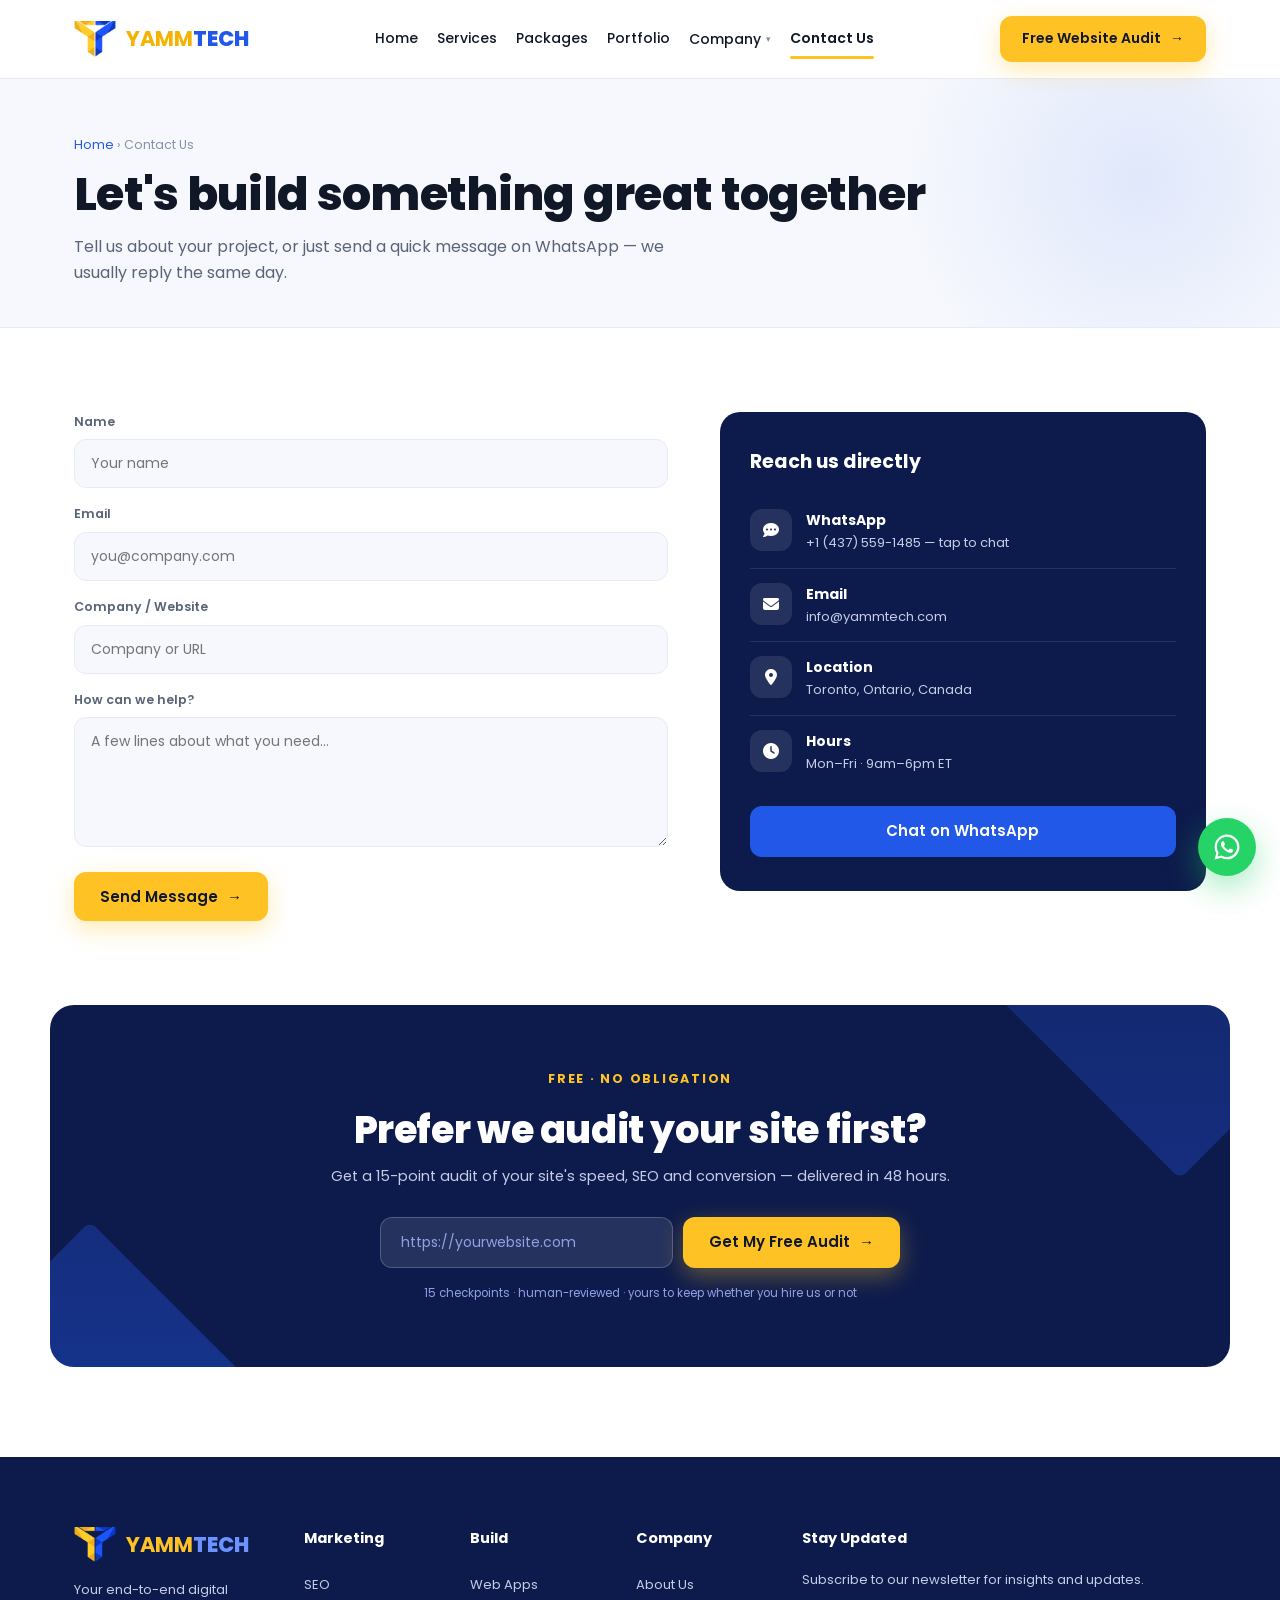
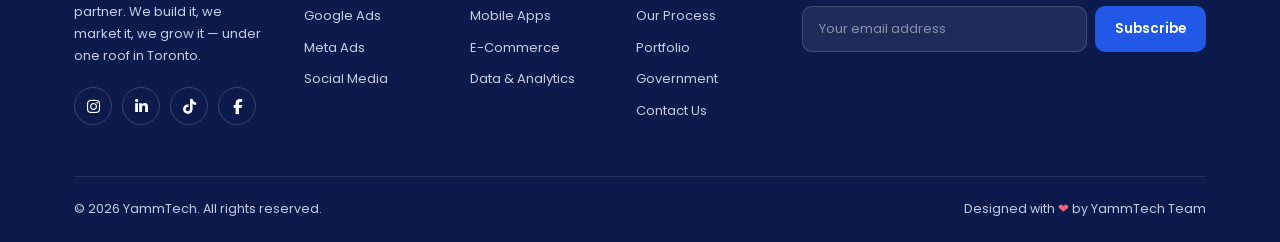
<file: contact.html>
<!DOCTYPE html>
<html lang="en">
<head>
<meta charset="UTF-8">
<meta name="viewport" content="width=device-width, initial-scale=1.0">
<title>Contact YammTech — Get a Reply the Same Day</title>
<meta name="description" content="Contact YammTech in Toronto. Send a project message or reach us on WhatsApp for a same-day reply. Web design, SEO, ads, software and IT.">
<link rel="canonical" href="https://yammtech.com/contact.html">
<meta property="og:type" content="website">
<meta property="og:title" content="Contact YammTech — Get a Reply the Same Day">
<meta property="og:description" content="Contact YammTech in Toronto. Send a project message or reach us on WhatsApp for a same-day reply. Web design, SEO, ads, software and IT.">
<meta property="og:url" content="https://yammtech.com/contact.html">
<meta property="og:image" content="https://yammtech.com/assets/images/logo.png">
<meta name="twitter:card" content="summary_large_image">
<link rel="icon" href="assets/images/logo.png" type="image/png">
<link rel="preconnect" href="https://fonts.googleapis.com">
<link href="https://fonts.googleapis.com/css2?family=Poppins:wght@400;500;600;700;800&display=swap" rel="stylesheet">
<link rel="stylesheet" href="https://cdnjs.cloudflare.com/ajax/libs/font-awesome/6.5.2/css/all.min.css" crossorigin="anonymous" referrerpolicy="no-referrer">
<link rel="stylesheet" href="assets/css/styles.css">
</head>
<body>
<header>
  <div class="wrap nav">
    <a class="logo" href="index.html"><img src="assets/images/logo.png" class="logo-img" alt="YammTech"><span><b>YAMM</b><span>TECH</span></span></a>
    <nav class="nav-links" aria-label="Main">
      <a href="index.html">Home</a>
      <a href="services.html">Services</a>
      <a href="packages.html">Packages</a>
      <a href="portfolio.html">Portfolio</a>
      <div class="nav-drop">
        <button class="nav-drop-btn">Company <span class="cx">▾</span></button>
        <div class="nav-drop-menu">
          <a href="about.html">About Us</a>
          <a href="process.html">Our Process</a>
          <a href="why-us.html">Why Choose Us</a>
          <a href="government.html">Government &amp; Enterprise</a>
        </div>
      </div>
      <a href="contact.html" class="on">Contact Us</a>
    </nav>
    <div style="display:flex;gap:12px;align-items:center">
      <a class="btn btn-yellow" href="audit.html">Free Website Audit <span class="arr">→</span></a>
      <button class="menu-btn" id="menuBtn" aria-label="Open menu"><i class="fas fa-bars"></i></button>
    </div>
  </div>
  <div class="mobile-menu" id="mobileMenu">
    <button class="mm-close" id="menuClose" aria-label="Close menu"><i class="fas fa-xmark"></i></button>
    <a href="index.html">Home</a>
    <a href="services.html">Services</a>
    <a href="packages.html">Packages</a>
    <a href="portfolio.html">Portfolio</a>
    <div class="mm-group">Company</div>
    <a class="mm-sub" href="about.html">About Us</a>
    <a class="mm-sub" href="process.html">Our Process</a>
    <a class="mm-sub" href="why-us.html">Why Choose Us</a>
    <a class="mm-sub" href="government.html">Government &amp; Enterprise</a>
    <a href="contact.html">Contact Us</a>
    <a href="audit.html" class="mm-cta">Free Website Audit →</a>
  </div>
</header>

<section class="page-hero">
  <div class="wrap">
    <div class="crumb"><a href="index.html">Home</a> › Contact Us</div>
    <h1>Let's build something great together</h1>
    <p>Tell us about your project, or just send a quick message on WhatsApp — we usually reply the same day.</p>
  </div>
</section>

<section>
  <div class="wrap contact-grid">
    <div class="contact-form">
      <form id="contactForm">
        <div class="field"><label for="c-name">Name</label><input id="c-name" name="name" type="text" placeholder="Your name" required></div>
        <div class="field"><label for="c-email">Email</label><input id="c-email" name="email" type="email" placeholder="you@company.com" required></div>
        <div class="field"><label for="c-co">Company / Website</label><input id="c-co" name="company" type="text" placeholder="Company or URL"></div>
        <div class="field"><label for="c-msg">How can we help?</label><textarea id="c-msg" name="message" placeholder="A few lines about what you need…" required></textarea></div>
        <button class="btn btn-yellow" type="submit">Send Message <span class="arr">→</span></button>
        <div id="contactMsg" class="form-msg"></div>
      </form>
    </div>
    <div class="contact-info">
      <h3>Reach us directly</h3>
      <div class="ci-row">
        <div class="ci-ic"><i class="fas fa-comment-dots"></i></div>
        <div><b>WhatsApp</b><a href="https://wa.me/14375591485" target="_blank" rel="noopener">+1 (437) 559-1485 — tap to chat</a></div>
      </div>
      <div class="ci-row">
        <div class="ci-ic"><i class="fas fa-envelope"></i></div>
        <div><b>Email</b><a href="mailto:info@yammtech.com">info@yammtech.com</a></div>
      </div>
      <div class="ci-row">
        <div class="ci-ic"><i class="fas fa-location-dot"></i></div>
        <div><b>Location</b><span>Toronto, Ontario, Canada</span></div>
      </div>
      <div class="ci-row">
        <div class="ci-ic"><i class="fas fa-clock"></i></div>
        <div><b>Hours</b><span>Mon–Fri · 9am–6pm ET</span></div>
      </div>
      <a class="btn btn-blue" href="https://wa.me/14375591485" target="_blank" rel="noopener" style="width:100%;justify-content:center;margin-top:18px">Chat on WhatsApp</a>
    </div>
  </div>
</section>

<div class="wrap cta-band">
  <div class="cta-inner">
    <div class="cta-copy">
      <div class="eyebrow">Free · No Obligation</div>
      <h2>Prefer we audit your site first?</h2>
      <p>Get a 15-point audit of your site's speed, SEO and conversion — delivered in 48 hours.</p>
      <div class="audit-form">
        <input type="url" placeholder="https://yourwebsite.com" aria-label="Your website URL">
        <a class="btn btn-yellow" href="audit.html">Get My Free Audit <span class="arr">→</span></a>
      </div>
    </div>
    <div class="fine">15 checkpoints · human-reviewed · yours to keep whether you hire us or not</div>
  </div>
</div>

<footer>
  <div class="wrap">
    <div class="foot-grid">
      <div class="foot-brand">
        <a class="logo" href="index.html"><img src="assets/images/logo.png" class="logo-img" alt="YammTech"><span><b>YAMM</b><span>TECH</span></span></a>
        <p>Your end-to-end digital partner. We build it, we market it, we grow it — under one roof in Toronto.</p>
        <div class="foot-social">
          <a href="https://instagram.com/yamm.tech" aria-label="Instagram" target="_blank" rel="noopener"><i class="fab fa-instagram"></i></a>
          <a href="#" aria-label="LinkedIn"><i class="fab fa-linkedin-in"></i></a>
          <a href="#" aria-label="TikTok"><i class="fab fa-tiktok"></i></a>
          <a href="#" aria-label="Facebook"><i class="fab fa-facebook-f"></i></a>
        </div>
      </div>
      <div class="foot-col">
        <h5>Marketing</h5>
        <a href="services.html">SEO</a><a href="services.html">Google Ads</a><a href="services.html">Meta Ads</a><a href="services.html">Social Media</a>
      </div>
      <div class="foot-col">
        <h5>Build</h5>
        <a href="services.html">Web Apps</a><a href="services.html">Mobile Apps</a><a href="services.html">E-Commerce</a><a href="services.html">Data &amp; Analytics</a>
      </div>
      <div class="foot-col">
        <h5>Company</h5>
        <a href="about.html">About Us</a><a href="process.html">Our Process</a><a href="portfolio.html">Portfolio</a>
        <a href="government.html">Government</a><a href="contact.html">Contact Us</a>
      </div>
      <div class="newsletter">
        <h5>Stay Updated</h5>
        <p>Subscribe to our newsletter for insights and updates.</p>
        <div class="nl-form">
          <input type="email" placeholder="Your email address" aria-label="Email address">
          <button class="btn btn-blue">Subscribe</button>
        </div>
      </div>
    </div>
    <div class="foot-bottom">
      <div>© 2026 YammTech. All rights reserved.</div>
      <div>Designed with <span class="heart">❤</span> by YammTech Team</div>
    </div>
  </div>
</footer>
<a class="wa-float" href="https://wa.me/14375591485" aria-label="Chat on WhatsApp" target="_blank" rel="noopener">
  <svg viewBox="0 0 24 24"><path d="M12.04 2c-5.46 0-9.91 4.45-9.91 9.91 0 1.75.46 3.45 1.32 4.95L2 22l5.25-1.38a9.87 9.87 0 0 0 4.79 1.22c5.46 0 9.91-4.45 9.91-9.91S17.5 2 12.04 2zm0 18.03a8.1 8.1 0 0 1-4.13-1.13l-.3-.18-3.12.82.83-3.04-.2-.31a8.08 8.08 0 0 1-1.24-4.31c0-4.47 3.64-8.1 8.11-8.1a8.06 8.06 0 0 1 8.1 8.1c0 4.47-3.63 8.11-8.05 8.15zm4.44-6.07c-.24-.12-1.44-.71-1.66-.79-.22-.08-.39-.12-.55.12-.16.24-.63.79-.77.95-.14.16-.28.18-.53.06-.24-.12-1.03-.38-1.96-1.21-.72-.64-1.21-1.44-1.35-1.68-.14-.24-.02-.37.11-.5.11-.11.24-.28.37-.42.12-.14.16-.24.24-.4.08-.16.04-.3-.02-.42-.06-.12-.55-1.32-.75-1.81-.2-.48-.4-.41-.55-.42h-.47c-.16 0-.42.06-.65.3-.22.24-.85.83-.85 2.03 0 1.2.87 2.36 1 2.52.12.16 1.72 2.62 4.16 3.68.58.25 1.03.4 1.39.51.58.19 1.11.16 1.53.1.47-.07 1.44-.59 1.64-1.16.2-.57.2-1.05.14-1.16-.06-.1-.22-.16-.46-.28z"/></svg>
</a>
<script src="assets/js/main.js" defer></script>
</body>
</html>
</file>
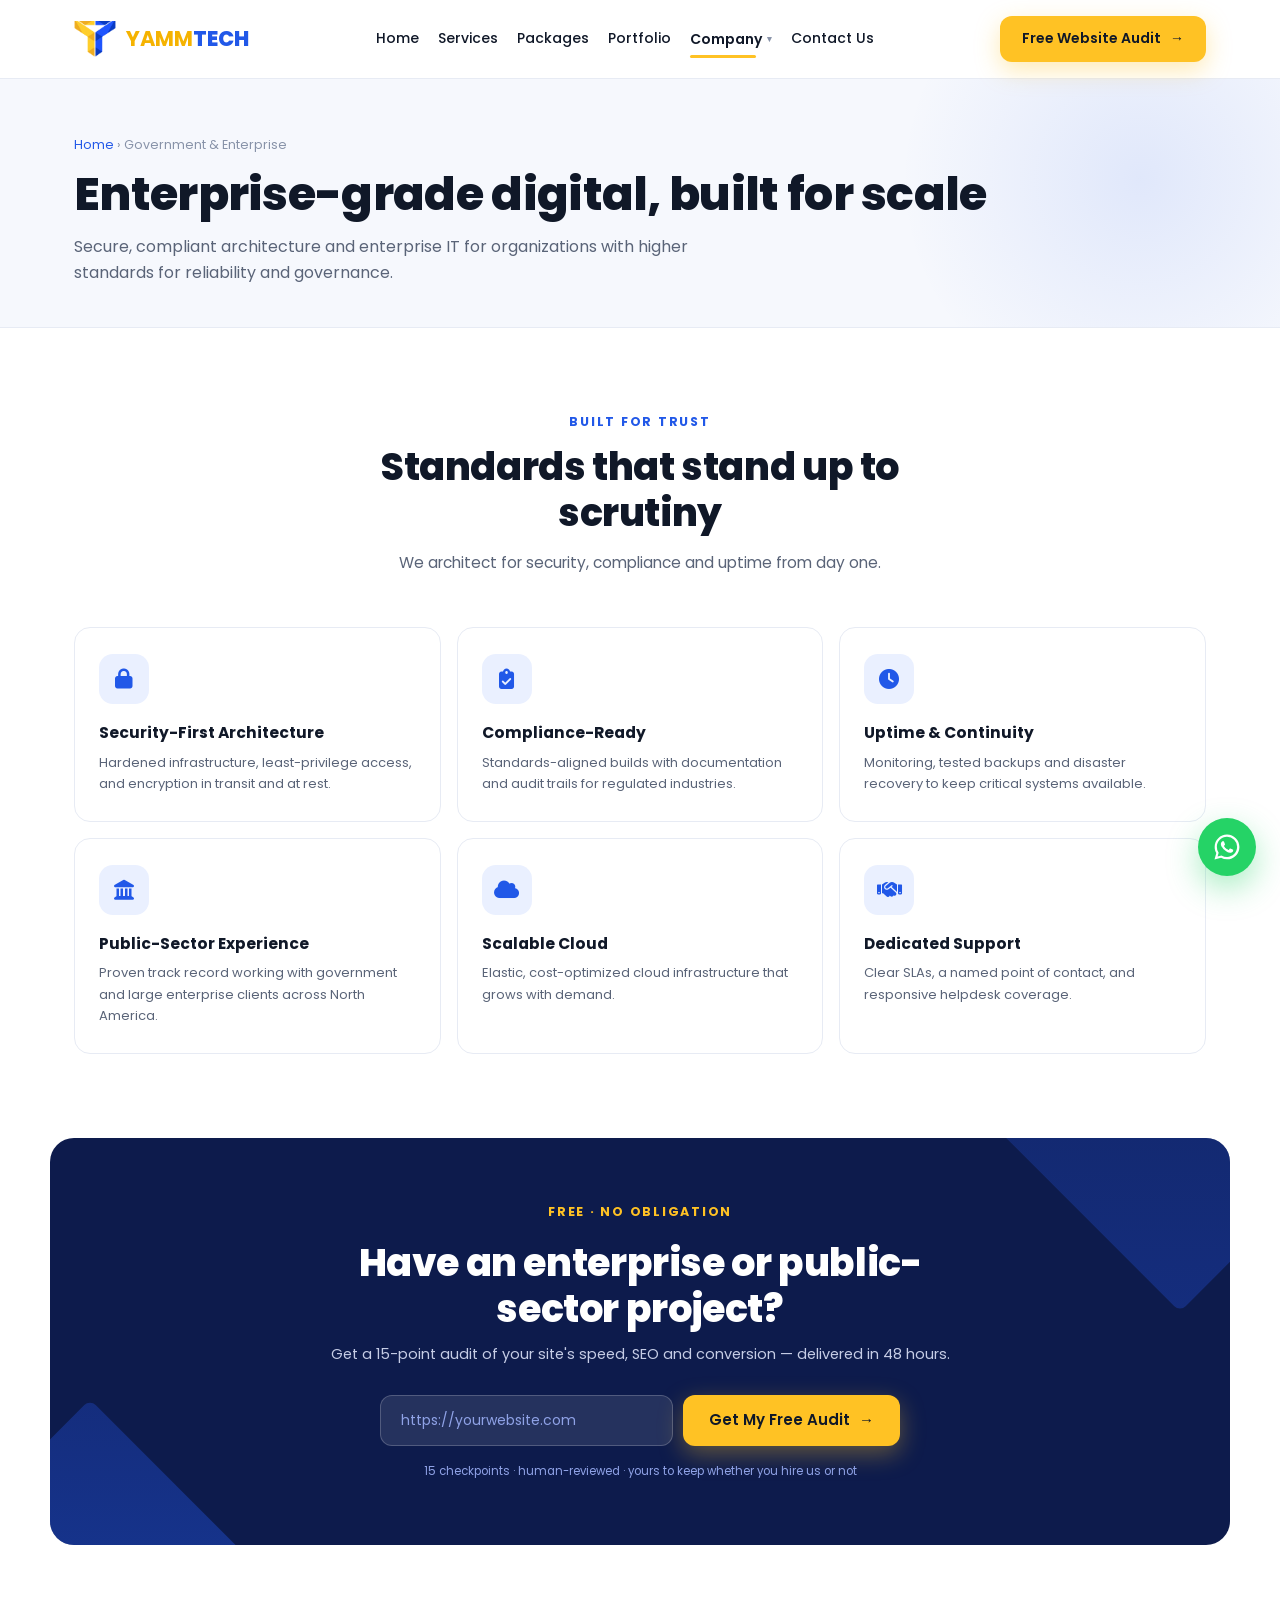
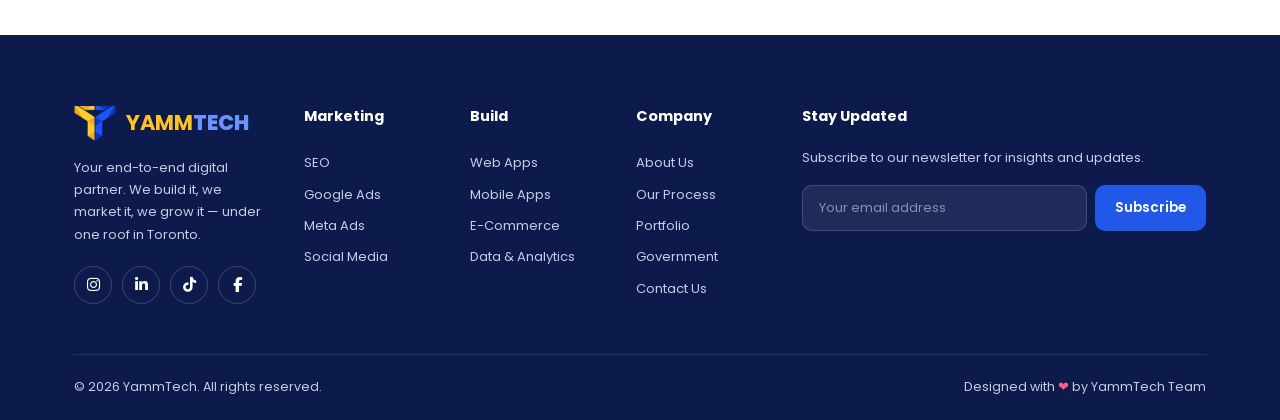
<file: government.html>
<!DOCTYPE html>
<html lang="en">
<head>
<meta charset="UTF-8">
<meta name="viewport" content="width=device-width, initial-scale=1.0">
<title>Government &amp; Enterprise IT Solutions | YammTech</title>
<meta name="description" content="YammTech delivers secure, compliant, enterprise-grade digital and IT solutions for government and large organizations — built for reliability and governance.">
<link rel="canonical" href="https://yammtech.com/government.html">
<meta property="og:type" content="website">
<meta property="og:title" content="Government &amp; Enterprise IT Solutions | YammTech">
<meta property="og:description" content="YammTech delivers secure, compliant, enterprise-grade digital and IT solutions for government and large organizations — built for reliability and governance.">
<meta property="og:url" content="https://yammtech.com/government.html">
<meta property="og:image" content="https://yammtech.com/assets/images/logo.png">
<meta name="twitter:card" content="summary_large_image">
<link rel="icon" href="assets/images/logo.png" type="image/png">
<link rel="preconnect" href="https://fonts.googleapis.com">
<link href="https://fonts.googleapis.com/css2?family=Poppins:wght@400;500;600;700;800&display=swap" rel="stylesheet">
<link rel="stylesheet" href="https://cdnjs.cloudflare.com/ajax/libs/font-awesome/6.5.2/css/all.min.css" crossorigin="anonymous" referrerpolicy="no-referrer">
<link rel="stylesheet" href="assets/css/styles.css">
</head>
<body>
<header>
  <div class="wrap nav">
    <a class="logo" href="index.html"><img src="assets/images/logo.png" class="logo-img" alt="YammTech"><span><b>YAMM</b><span>TECH</span></span></a>
    <nav class="nav-links" aria-label="Main">
      <a href="index.html">Home</a>
      <a href="services.html">Services</a>
      <a href="packages.html">Packages</a>
      <a href="portfolio.html">Portfolio</a>
      <div class="nav-drop">
        <button class="nav-drop-btn on">Company <span class="cx">▾</span></button>
        <div class="nav-drop-menu">
          <a href="about.html">About Us</a>
          <a href="process.html">Our Process</a>
          <a href="why-us.html">Why Choose Us</a>
          <a href="government.html">Government &amp; Enterprise</a>
        </div>
      </div>
      <a href="contact.html">Contact Us</a>
    </nav>
    <div style="display:flex;gap:12px;align-items:center">
      <a class="btn btn-yellow" href="audit.html">Free Website Audit <span class="arr">→</span></a>
      <button class="menu-btn" id="menuBtn" aria-label="Open menu"><i class="fas fa-bars"></i></button>
    </div>
  </div>
  <div class="mobile-menu" id="mobileMenu">
    <button class="mm-close" id="menuClose" aria-label="Close menu"><i class="fas fa-xmark"></i></button>
    <a href="index.html">Home</a>
    <a href="services.html">Services</a>
    <a href="packages.html">Packages</a>
    <a href="portfolio.html">Portfolio</a>
    <div class="mm-group">Company</div>
    <a class="mm-sub" href="about.html">About Us</a>
    <a class="mm-sub" href="process.html">Our Process</a>
    <a class="mm-sub" href="why-us.html">Why Choose Us</a>
    <a class="mm-sub" href="government.html">Government &amp; Enterprise</a>
    <a href="contact.html">Contact Us</a>
    <a href="audit.html" class="mm-cta">Free Website Audit →</a>
  </div>
</header>

<section class="page-hero">
  <div class="wrap">
    <div class="crumb"><a href="index.html">Home</a> › Government &amp; Enterprise</div>
    <h1>Enterprise-grade digital, built for scale</h1>
    <p>Secure, compliant architecture and enterprise IT for organizations with higher standards for reliability and governance.</p>
  </div>
</section>

<section>
  <div class="wrap">
    <div class="sec-head">
      <div class="eyebrow">Built for Trust</div>
      <h2>Standards that stand up to scrutiny</h2>
      <p>We architect for security, compliance and uptime from day one.</p>
    </div>
    <div class="cred-grid">
      <div class="cred"><div class="ic"><i class="fas fa-lock"></i></div><h4>Security-First Architecture</h4><p>Hardened infrastructure, least-privilege access, and encryption in transit and at rest.</p></div>
      <div class="cred"><div class="ic"><i class="fas fa-clipboard-check"></i></div><h4>Compliance-Ready</h4><p>Standards-aligned builds with documentation and audit trails for regulated industries.</p></div>
      <div class="cred"><div class="ic"><i class="fas fa-clock"></i></div><h4>Uptime &amp; Continuity</h4><p>Monitoring, tested backups and disaster recovery to keep critical systems available.</p></div>
      <div class="cred"><div class="ic"><i class="fas fa-landmark"></i></div><h4>Public-Sector Experience</h4><p>Proven track record working with government and large enterprise clients across North America.</p></div>
      <div class="cred"><div class="ic"><i class="fas fa-cloud"></i></div><h4>Scalable Cloud</h4><p>Elastic, cost-optimized cloud infrastructure that grows with demand.</p></div>
      <div class="cred"><div class="ic"><i class="fas fa-handshake"></i></div><h4>Dedicated Support</h4><p>Clear SLAs, a named point of contact, and responsive helpdesk coverage.</p></div>
    </div>
  </div>
</section>

<div class="wrap cta-band">
  <div class="cta-inner">
    <div class="cta-copy">
      <div class="eyebrow">Free · No Obligation</div>
      <h2>Have an enterprise or public-sector project?</h2>
      <p>Get a 15-point audit of your site's speed, SEO and conversion — delivered in 48 hours.</p>
      <div class="audit-form">
        <input type="url" placeholder="https://yourwebsite.com" aria-label="Your website URL">
        <a class="btn btn-yellow" href="audit.html">Get My Free Audit <span class="arr">→</span></a>
      </div>
    </div>
    <div class="fine">15 checkpoints · human-reviewed · yours to keep whether you hire us or not</div>
  </div>
</div>

<footer>
  <div class="wrap">
    <div class="foot-grid">
      <div class="foot-brand">
        <a class="logo" href="index.html"><img src="assets/images/logo.png" class="logo-img" alt="YammTech"><span><b>YAMM</b><span>TECH</span></span></a>
        <p>Your end-to-end digital partner. We build it, we market it, we grow it — under one roof in Toronto.</p>
        <div class="foot-social">
          <a href="https://instagram.com/yamm.tech" aria-label="Instagram" target="_blank" rel="noopener"><i class="fab fa-instagram"></i></a>
          <a href="#" aria-label="LinkedIn"><i class="fab fa-linkedin-in"></i></a>
          <a href="#" aria-label="TikTok"><i class="fab fa-tiktok"></i></a>
          <a href="#" aria-label="Facebook"><i class="fab fa-facebook-f"></i></a>
        </div>
      </div>
      <div class="foot-col">
        <h5>Marketing</h5>
        <a href="services.html">SEO</a><a href="services.html">Google Ads</a><a href="services.html">Meta Ads</a><a href="services.html">Social Media</a>
      </div>
      <div class="foot-col">
        <h5>Build</h5>
        <a href="services.html">Web Apps</a><a href="services.html">Mobile Apps</a><a href="services.html">E-Commerce</a><a href="services.html">Data &amp; Analytics</a>
      </div>
      <div class="foot-col">
        <h5>Company</h5>
        <a href="about.html">About Us</a><a href="process.html">Our Process</a><a href="portfolio.html">Portfolio</a>
        <a href="government.html">Government</a><a href="contact.html">Contact Us</a>
      </div>
      <div class="newsletter">
        <h5>Stay Updated</h5>
        <p>Subscribe to our newsletter for insights and updates.</p>
        <div class="nl-form">
          <input type="email" placeholder="Your email address" aria-label="Email address">
          <button class="btn btn-blue">Subscribe</button>
        </div>
      </div>
    </div>
    <div class="foot-bottom">
      <div>© 2026 YammTech. All rights reserved.</div>
      <div>Designed with <span class="heart">❤</span> by YammTech Team</div>
    </div>
  </div>
</footer>
<a class="wa-float" href="https://wa.me/14375591485" aria-label="Chat on WhatsApp" target="_blank" rel="noopener">
  <svg viewBox="0 0 24 24"><path d="M12.04 2c-5.46 0-9.91 4.45-9.91 9.91 0 1.75.46 3.45 1.32 4.95L2 22l5.25-1.38a9.87 9.87 0 0 0 4.79 1.22c5.46 0 9.91-4.45 9.91-9.91S17.5 2 12.04 2zm0 18.03a8.1 8.1 0 0 1-4.13-1.13l-.3-.18-3.12.82.83-3.04-.2-.31a8.08 8.08 0 0 1-1.24-4.31c0-4.47 3.64-8.1 8.11-8.1a8.06 8.06 0 0 1 8.1 8.1c0 4.47-3.63 8.11-8.05 8.15zm4.44-6.07c-.24-.12-1.44-.71-1.66-.79-.22-.08-.39-.12-.55.12-.16.24-.63.79-.77.95-.14.16-.28.18-.53.06-.24-.12-1.03-.38-1.96-1.21-.72-.64-1.21-1.44-1.35-1.68-.14-.24-.02-.37.11-.5.11-.11.24-.28.37-.42.12-.14.16-.24.24-.4.08-.16.04-.3-.02-.42-.06-.12-.55-1.32-.75-1.81-.2-.48-.4-.41-.55-.42h-.47c-.16 0-.42.06-.65.3-.22.24-.85.83-.85 2.03 0 1.2.87 2.36 1 2.52.12.16 1.72 2.62 4.16 3.68.58.25 1.03.4 1.39.51.58.19 1.11.16 1.53.1.47-.07 1.44-.59 1.64-1.16.2-.57.2-1.05.14-1.16-.06-.1-.22-.16-.46-.28z"/></svg>
</a>
<script src="assets/js/main.js" defer></script>
</body>
</html>
</file>
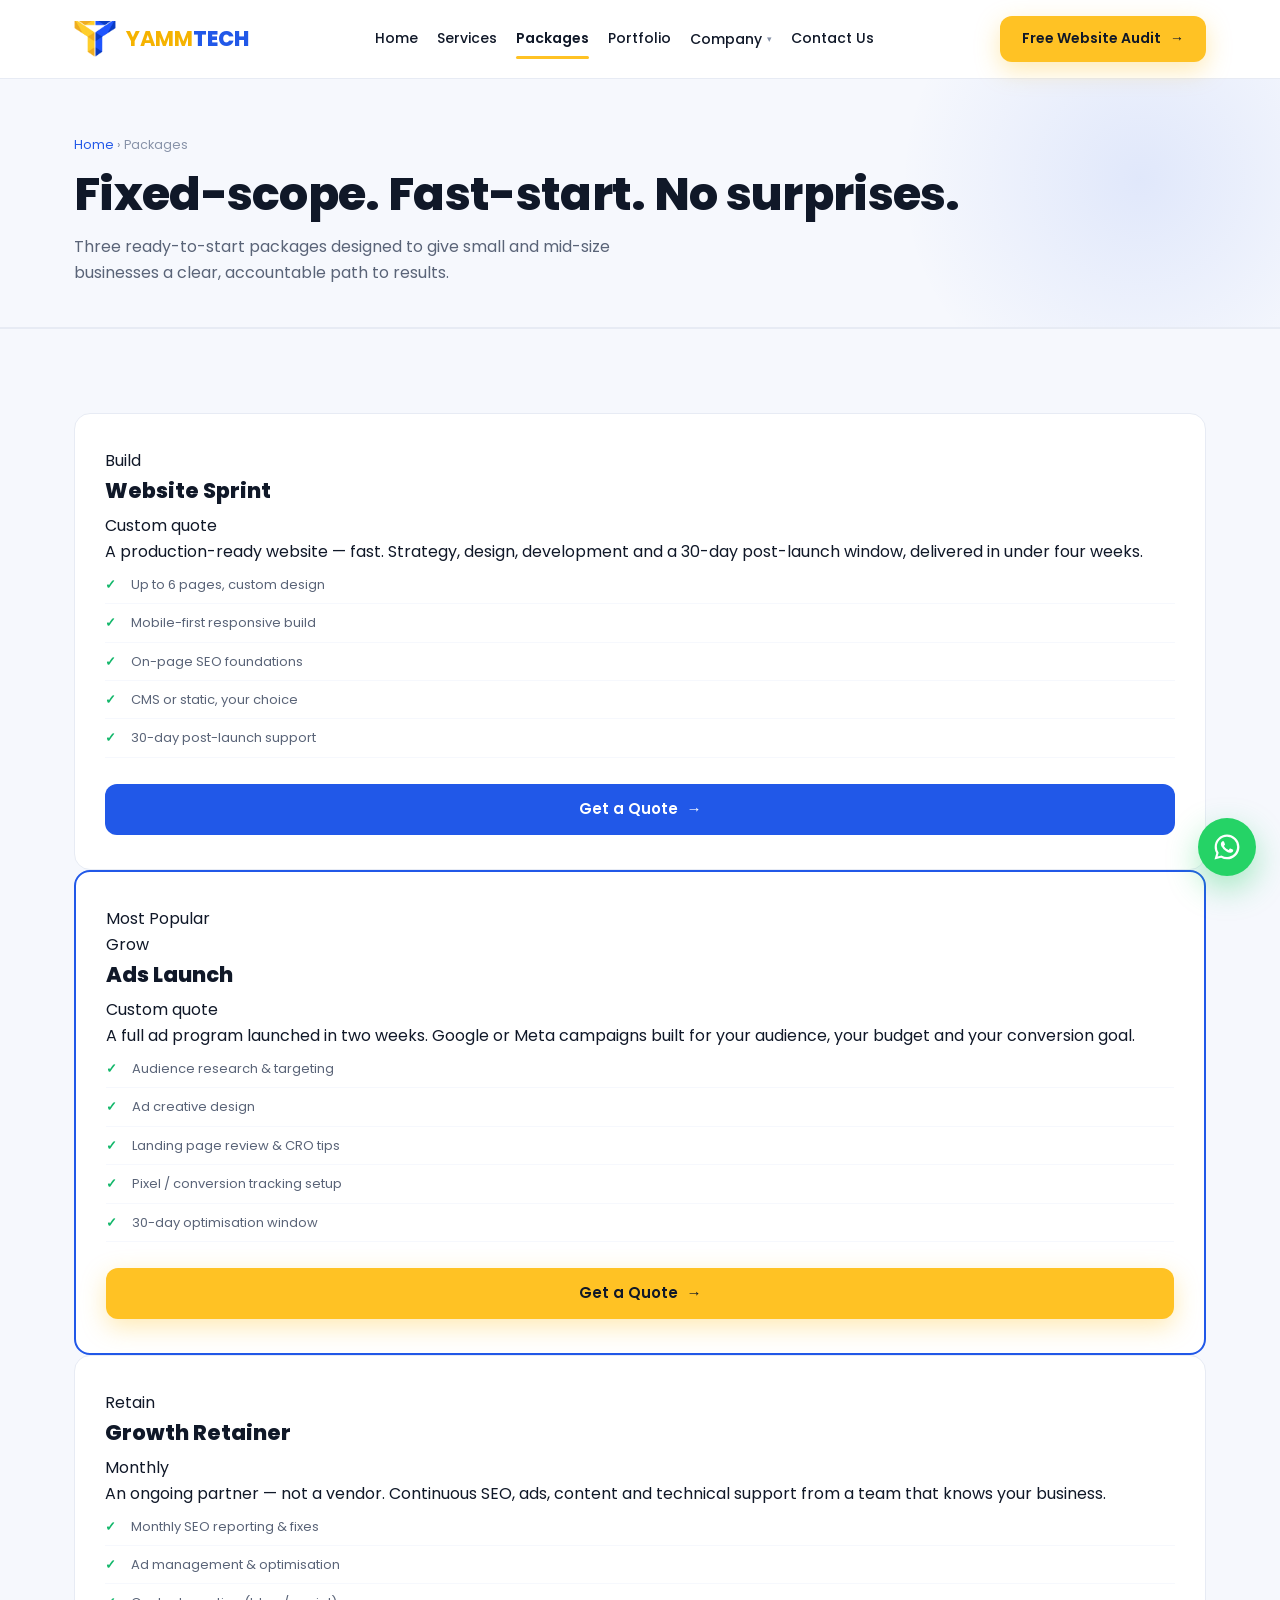
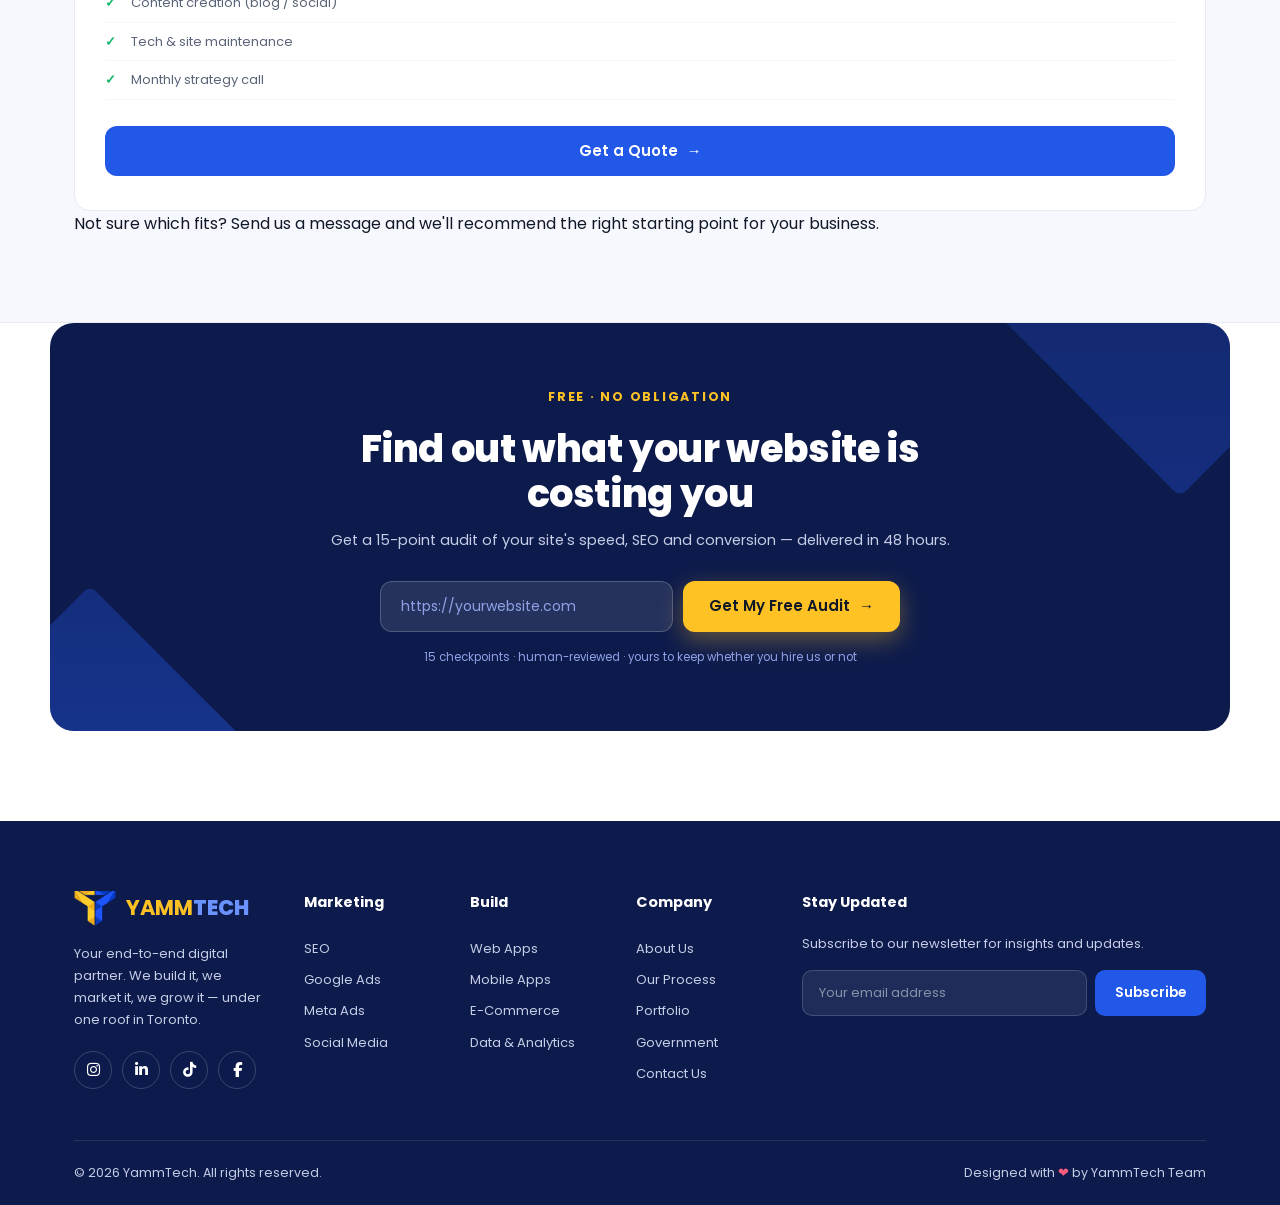
<file: packages.html>
<!DOCTYPE html>
<html lang="en">
<head>
<meta charset="UTF-8">
<meta name="viewport" content="width=device-width, initial-scale=1.0">
<title>Packages &amp; Pricing — Website Sprint, Ads Launch, Growth Retainer | YammTech</title>
<meta name="description" content="Choose from three ready-to-start packages: Website Sprint, Ads Launch, or Growth Retainer. Fixed-scope, fast-start and no surprises from YammTech Toronto.">
<link rel="canonical" href="https://yammtech.com/packages.html">
<meta property="og:type" content="website">
<meta property="og:title" content="Packages &amp; Pricing — Website Sprint, Ads Launch, Growth Retainer | YammTech">
<meta property="og:description" content="Choose from three ready-to-start packages: Website Sprint, Ads Launch, or Growth Retainer. Fixed-scope, fast-start and no surprises from YammTech Toronto.">
<meta property="og:url" content="https://yammtech.com/packages.html">
<meta property="og:image" content="https://yammtech.com/assets/images/logo.png">
<meta name="twitter:card" content="summary_large_image">
<link rel="icon" href="assets/images/logo.png" type="image/png">
<link rel="preconnect" href="https://fonts.googleapis.com">
<link href="https://fonts.googleapis.com/css2?family=Poppins:wght@400;500;600;700;800&display=swap" rel="stylesheet">
<link rel="stylesheet" href="https://cdnjs.cloudflare.com/ajax/libs/font-awesome/6.5.2/css/all.min.css" crossorigin="anonymous" referrerpolicy="no-referrer">
<link rel="stylesheet" href="assets/css/styles.css">
</head>
<body>
<header>
  <div class="wrap nav">
    <a class="logo" href="index.html"><img src="assets/images/logo.png" class="logo-img" alt="YammTech"><span><b>YAMM</b><span>TECH</span></span></a>
    <nav class="nav-links" aria-label="Main">
      <a href="index.html">Home</a>
      <a href="services.html">Services</a>
      <a href="packages.html" class="on">Packages</a>
      <a href="portfolio.html">Portfolio</a>
      <div class="nav-drop">
        <button class="nav-drop-btn">Company <span class="cx">▾</span></button>
        <div class="nav-drop-menu">
          <a href="about.html">About Us</a>
          <a href="process.html">Our Process</a>
          <a href="why-us.html">Why Choose Us</a>
          <a href="government.html">Government &amp; Enterprise</a>
        </div>
      </div>
      <a href="contact.html">Contact Us</a>
    </nav>
    <div style="display:flex;gap:12px;align-items:center">
      <a class="btn btn-yellow" href="audit.html">Free Website Audit <span class="arr">→</span></a>
      <button class="menu-btn" id="menuBtn" aria-label="Open menu"><i class="fas fa-bars"></i></button>
    </div>
  </div>
  <div class="mobile-menu" id="mobileMenu">
    <button class="mm-close" id="menuClose" aria-label="Close menu"><i class="fas fa-xmark"></i></button>
    <a href="index.html">Home</a>
    <a href="services.html">Services</a>
    <a href="packages.html">Packages</a>
    <a href="portfolio.html">Portfolio</a>
    <div class="mm-group">Company</div>
    <a class="mm-sub" href="about.html">About Us</a>
    <a class="mm-sub" href="process.html">Our Process</a>
    <a class="mm-sub" href="why-us.html">Why Choose Us</a>
    <a class="mm-sub" href="government.html">Government &amp; Enterprise</a>
    <a href="contact.html">Contact Us</a>
    <a href="audit.html" class="mm-cta">Free Website Audit →</a>
  </div>
</header>

<section class="page-hero">
  <div class="wrap">
    <div class="crumb"><a href="index.html">Home</a> › Packages</div>
    <h1>Fixed-scope. Fast-start. No surprises.</h1>
    <p>Three ready-to-start packages designed to give small and mid-size businesses a clear, accountable path to results.</p>
  </div>
</section>

<section class="packs-sec">
  <div class="wrap">
    <div class="packs-grid">
      <div class="pack">
        <div class="pack-tag">Build</div>
        <h3>Website Sprint</h3>
        <div class="pack-price">Custom quote</div>
        <p>A production-ready website — fast. Strategy, design, development and a 30-day post-launch window, delivered in under four weeks.</p>
        <ul class="pack-list">
          <li>Up to 6 pages, custom design</li>
          <li>Mobile-first responsive build</li>
          <li>On-page SEO foundations</li>
          <li>CMS or static, your choice</li>
          <li>30-day post-launch support</li>
        </ul>
        <a href="contact.html" class="btn btn-blue">Get a Quote <span class="arr">→</span></a>
      </div>
      <div class="pack featured">
        <div class="pack-badge">Most Popular</div>
        <div class="pack-tag">Grow</div>
        <h3>Ads Launch</h3>
        <div class="pack-price">Custom quote</div>
        <p>A full ad program launched in two weeks. Google or Meta campaigns built for your audience, your budget and your conversion goal.</p>
        <ul class="pack-list">
          <li>Audience research &amp; targeting</li>
          <li>Ad creative design</li>
          <li>Landing page review &amp; CRO tips</li>
          <li>Pixel / conversion tracking setup</li>
          <li>30-day optimisation window</li>
        </ul>
        <a href="contact.html" class="btn btn-yellow">Get a Quote <span class="arr">→</span></a>
      </div>
      <div class="pack">
        <div class="pack-tag">Retain</div>
        <h3>Growth Retainer</h3>
        <div class="pack-price">Monthly</div>
        <p>An ongoing partner — not a vendor. Continuous SEO, ads, content and technical support from a team that knows your business.</p>
        <ul class="pack-list">
          <li>Monthly SEO reporting &amp; fixes</li>
          <li>Ad management &amp; optimisation</li>
          <li>Content creation (blog / social)</li>
          <li>Tech &amp; site maintenance</li>
          <li>Monthly strategy call</li>
        </ul>
        <a href="contact.html" class="btn btn-blue">Get a Quote <span class="arr">→</span></a>
      </div>
    </div>
    <p class="packs-note">Not sure which fits? <a href="contact.html">Send us a message</a> and we'll recommend the right starting point for your business.</p>
  </div>
</section>

<div class="wrap cta-band">
  <div class="cta-inner">
    <div class="cta-copy">
      <div class="eyebrow">Free · No Obligation</div>
      <h2>Find out what your website is costing you</h2>
      <p>Get a 15-point audit of your site's speed, SEO and conversion — delivered in 48 hours.</p>
      <div class="audit-form">
        <input type="url" placeholder="https://yourwebsite.com" aria-label="Your website URL">
        <a class="btn btn-yellow" href="audit.html">Get My Free Audit <span class="arr">→</span></a>
      </div>
    </div>
    <div class="fine">15 checkpoints · human-reviewed · yours to keep whether you hire us or not</div>
  </div>
</div>

<footer>
  <div class="wrap">
    <div class="foot-grid">
      <div class="foot-brand">
        <a class="logo" href="index.html"><img src="assets/images/logo.png" class="logo-img" alt="YammTech"><span><b>YAMM</b><span>TECH</span></span></a>
        <p>Your end-to-end digital partner. We build it, we market it, we grow it — under one roof in Toronto.</p>
        <div class="foot-social">
          <a href="https://instagram.com/yamm.tech" aria-label="Instagram" target="_blank" rel="noopener"><i class="fab fa-instagram"></i></a>
          <a href="#" aria-label="LinkedIn"><i class="fab fa-linkedin-in"></i></a>
          <a href="#" aria-label="TikTok"><i class="fab fa-tiktok"></i></a>
          <a href="#" aria-label="Facebook"><i class="fab fa-facebook-f"></i></a>
        </div>
      </div>
      <div class="foot-col">
        <h5>Marketing</h5>
        <a href="services.html">SEO</a><a href="services.html">Google Ads</a><a href="services.html">Meta Ads</a><a href="services.html">Social Media</a>
      </div>
      <div class="foot-col">
        <h5>Build</h5>
        <a href="services.html">Web Apps</a><a href="services.html">Mobile Apps</a><a href="services.html">E-Commerce</a><a href="services.html">Data &amp; Analytics</a>
      </div>
      <div class="foot-col">
        <h5>Company</h5>
        <a href="about.html">About Us</a><a href="process.html">Our Process</a><a href="portfolio.html">Portfolio</a>
        <a href="government.html">Government</a><a href="contact.html">Contact Us</a>
      </div>
      <div class="newsletter">
        <h5>Stay Updated</h5>
        <p>Subscribe to our newsletter for insights and updates.</p>
        <div class="nl-form">
          <input type="email" placeholder="Your email address" aria-label="Email address">
          <button class="btn btn-blue">Subscribe</button>
        </div>
      </div>
    </div>
    <div class="foot-bottom">
      <div>© 2026 YammTech. All rights reserved.</div>
      <div>Designed with <span class="heart">❤</span> by YammTech Team</div>
    </div>
  </div>
</footer>
<a class="wa-float" href="https://wa.me/14375591485" aria-label="Chat on WhatsApp" target="_blank" rel="noopener">
  <svg viewBox="0 0 24 24"><path d="M12.04 2c-5.46 0-9.91 4.45-9.91 9.91 0 1.75.46 3.45 1.32 4.95L2 22l5.25-1.38a9.87 9.87 0 0 0 4.79 1.22c5.46 0 9.91-4.45 9.91-9.91S17.5 2 12.04 2zm0 18.03a8.1 8.1 0 0 1-4.13-1.13l-.3-.18-3.12.82.83-3.04-.2-.31a8.08 8.08 0 0 1-1.24-4.31c0-4.47 3.64-8.1 8.11-8.1a8.06 8.06 0 0 1 8.1 8.1c0 4.47-3.63 8.11-8.05 8.15zm4.44-6.07c-.24-.12-1.44-.71-1.66-.79-.22-.08-.39-.12-.55.12-.16.24-.63.79-.77.95-.14.16-.28.18-.53.06-.24-.12-1.03-.38-1.96-1.21-.72-.64-1.21-1.44-1.35-1.68-.14-.24-.02-.37.11-.5.11-.11.24-.28.37-.42.12-.14.16-.24.24-.4.08-.16.04-.3-.02-.42-.06-.12-.55-1.32-.75-1.81-.2-.48-.4-.41-.55-.42h-.47c-.16 0-.42.06-.65.3-.22.24-.85.83-.85 2.03 0 1.2.87 2.36 1 2.52.12.16 1.72 2.62 4.16 3.68.58.25 1.03.4 1.39.51.58.19 1.11.16 1.53.1.47-.07 1.44-.59 1.64-1.16.2-.57.2-1.05.14-1.16-.06-.1-.22-.16-.46-.28z"/></svg>
</a>
<script src="assets/js/main.js" defer></script>
</body>
</html>
</file>
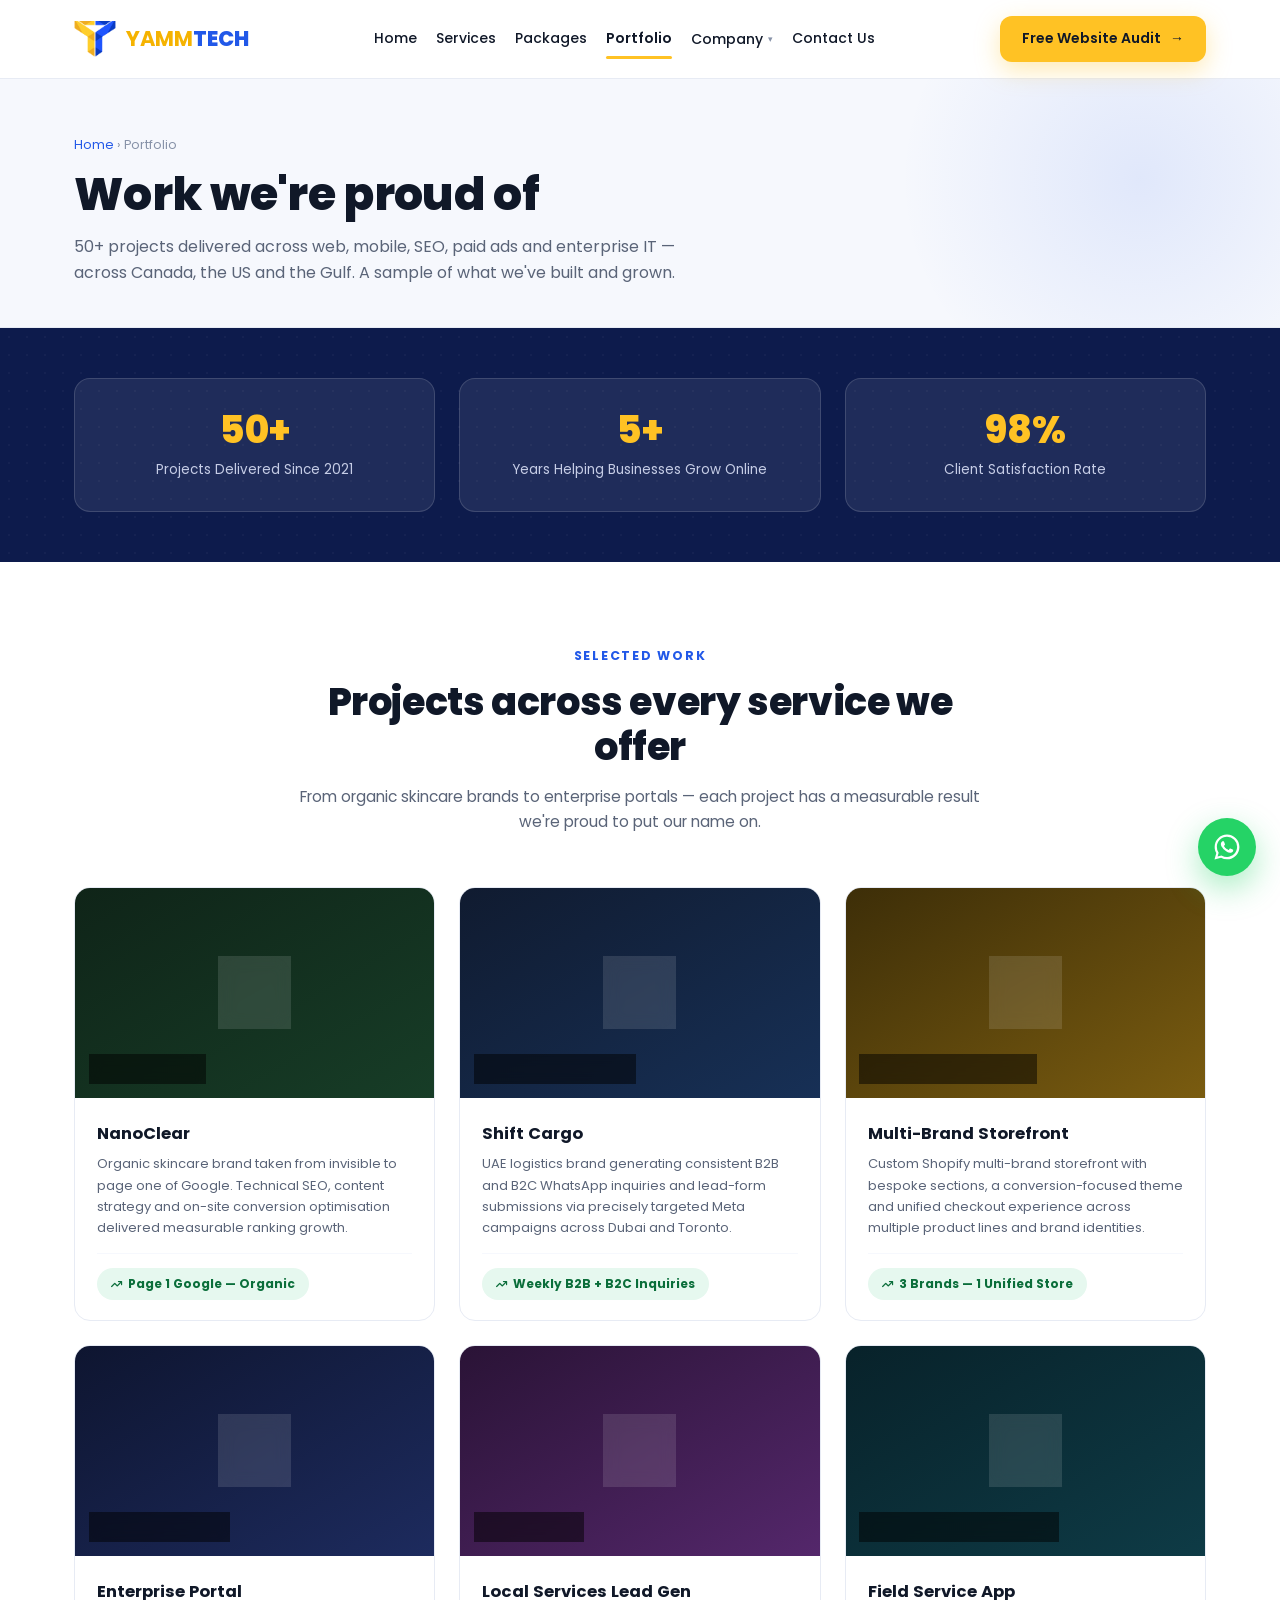
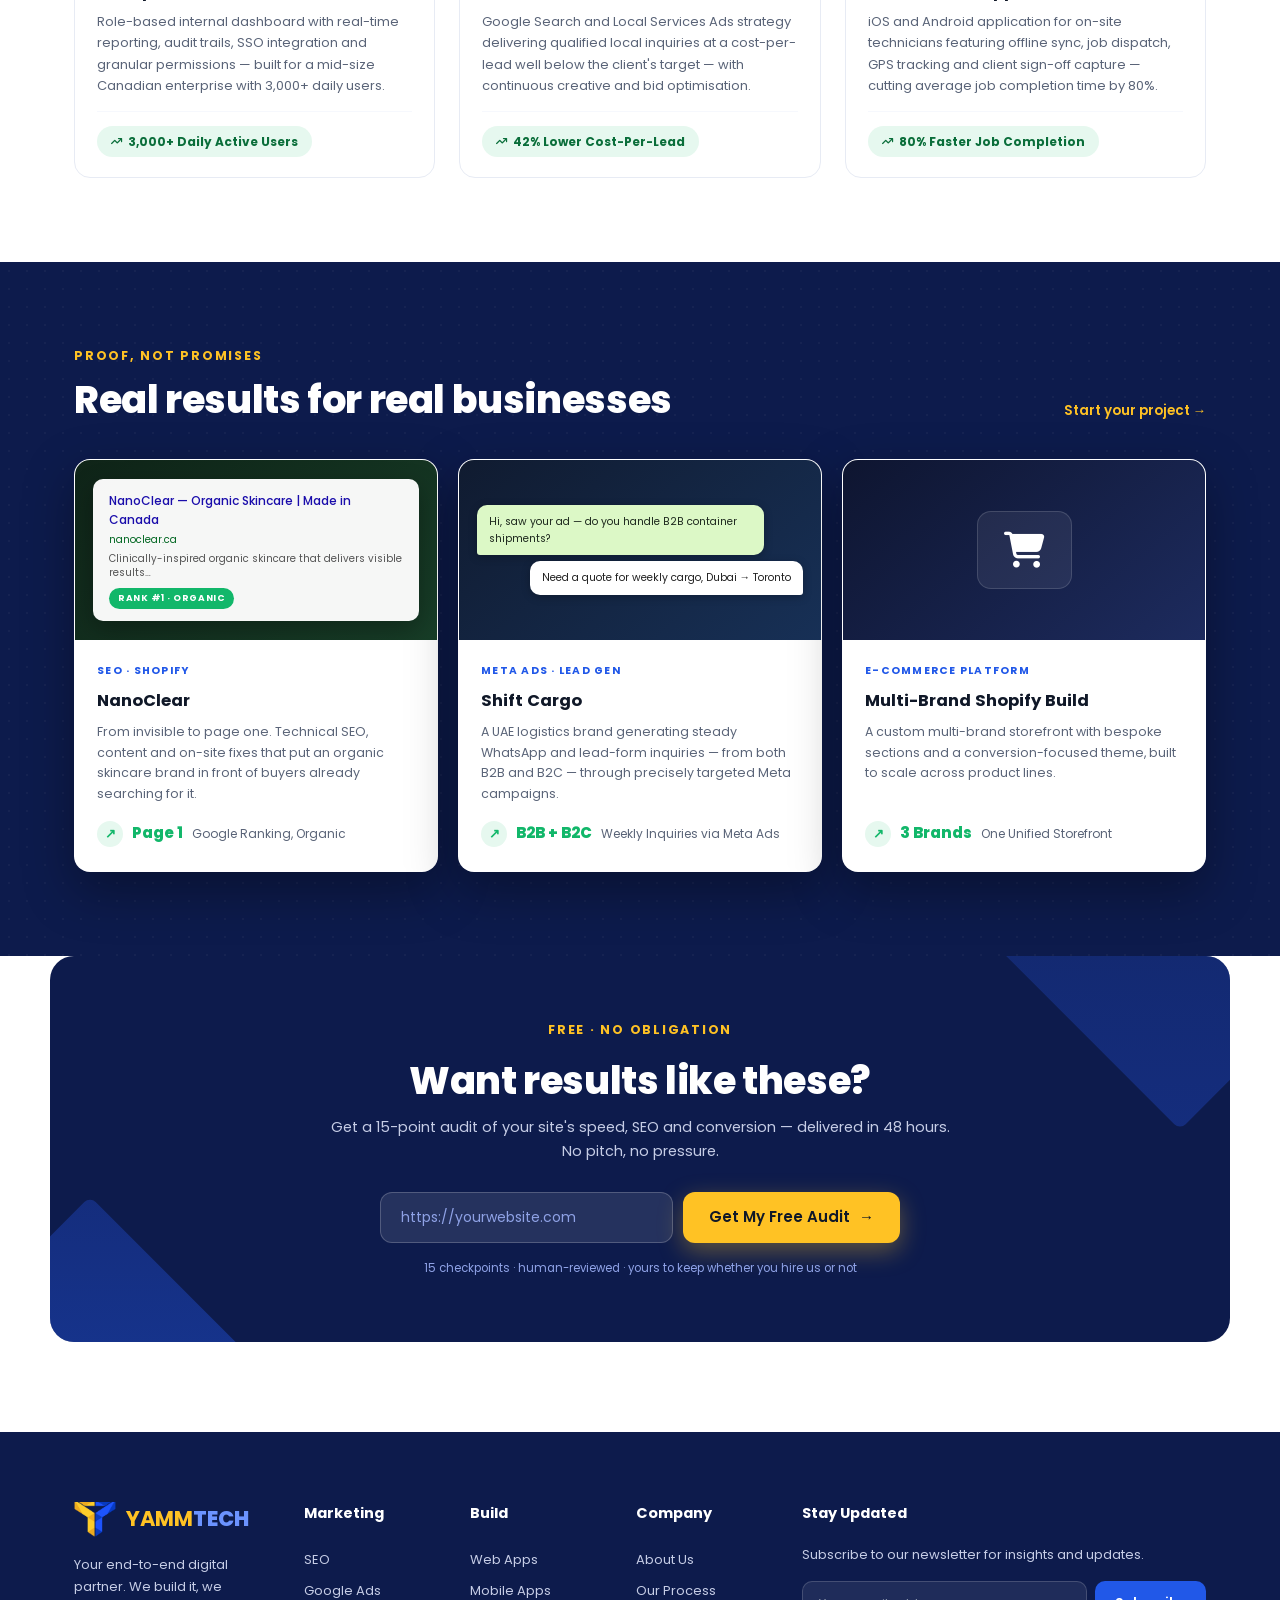
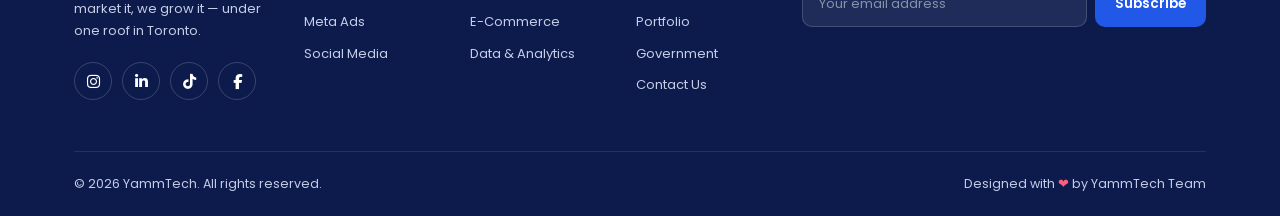
<file: portfolio.html>
<!DOCTYPE html>
<html lang="en">
<head>
<meta charset="UTF-8">
<meta name="viewport" content="width=device-width, initial-scale=1.0">
<title>Portfolio — Work We're Proud Of | YammTech</title>
<meta name="description" content="Browse YammTech's portfolio of websites, apps, Shopify stores, SEO wins and ad campaigns delivered for clients across Canada, the US and the Gulf.">
<link rel="canonical" href="https://yammtech.com/portfolio">
<meta property="og:type" content="website">
<meta property="og:title" content="Portfolio — Work We're Proud Of | YammTech">
<meta property="og:description" content="Browse YammTech's portfolio of websites, apps, Shopify stores, SEO wins and ad campaigns delivered for clients across Canada, the US and the Gulf.">
<meta property="og:url" content="https://yammtech.com/portfolio">
<meta property="og:image" content="https://yammtech.com/assets/images/logo.png">
<meta name="twitter:card" content="summary_large_image">
<link rel="icon" href="assets/images/logo.png" type="image/png">
<link rel="preconnect" href="https://fonts.googleapis.com">
<link href="https://fonts.googleapis.com/css2?family=Poppins:wght@400;500;600;700;800&display=swap" rel="stylesheet">
<link rel="stylesheet" href="https://cdnjs.cloudflare.com/ajax/libs/font-awesome/6.5.2/css/all.min.css" crossorigin="anonymous" referrerpolicy="no-referrer">
<link rel="stylesheet" href="assets/css/styles.css">
</head>
<body>
<header>
  <div class="wrap nav">
    <a class="logo" href="index.html"><img src="assets/images/logo.png" class="logo-img" alt="YammTech"><span><b>YAMM</b><span>TECH</span></span></a>
    <nav class="nav-links" aria-label="Main">
      <a href="index.html">Home</a>
      <a href="services.html">Services</a>
      <a href="packages.html">Packages</a>
      <a href="portfolio.html" class="on">Portfolio</a>
      <div class="nav-drop">
        <button class="nav-drop-btn">Company <span class="cx">▾</span></button>
        <div class="nav-drop-menu">
          <a href="about.html">About Us</a>
          <a href="process.html">Our Process</a>
          <a href="why-us.html">Why Choose Us</a>
          <a href="government.html">Government &amp; Enterprise</a>
        </div>
      </div>
      <a href="contact.html">Contact Us</a>
    </nav>
    <div style="display:flex;gap:12px;align-items:center">
      <a class="btn btn-yellow" href="audit.html">Free Website Audit <span class="arr">→</span></a>
      <button class="menu-btn" id="menuBtn" aria-label="Open menu"><i class="fas fa-bars"></i></button>
    </div>
  </div>
  <div class="mobile-menu" id="mobileMenu">
    <button class="mm-close" id="menuClose" aria-label="Close menu"><i class="fas fa-xmark"></i></button>
    <a href="index.html">Home</a>
    <a href="services.html">Services</a>
    <a href="packages.html">Packages</a>
    <a href="portfolio.html">Portfolio</a>
    <div class="mm-group">Company</div>
    <a class="mm-sub" href="about.html">About Us</a>
    <a class="mm-sub" href="process.html">Our Process</a>
    <a class="mm-sub" href="why-us.html">Why Choose Us</a>
    <a class="mm-sub" href="government.html">Government &amp; Enterprise</a>
    <a href="contact.html">Contact Us</a>
    <a href="audit.html" class="mm-cta">Free Website Audit →</a>
  </div>
</header>

<section class="page-hero">
  <div class="wrap">
    <div class="crumb"><a href="index.html">Home</a> › Portfolio</div>
    <h1>Work we're proud of</h1>
    <p>50+ projects delivered across web, mobile, SEO, paid ads and enterprise IT — across Canada, the US and the Gulf. A sample of what we've built and grown.</p>
  </div>
</section>

<!-- STATS STRIP -->
<div class="port-stats-section">
  <div class="wrap">
    <div class="port-stats-grid">
      <div class="port-stat-card">
        <div class="n">50+</div>
        <div class="l">Projects Delivered Since 2021</div>
      </div>
      <div class="port-stat-card">
        <div class="n">5+</div>
        <div class="l">Years Helping Businesses Grow Online</div>
      </div>
      <div class="port-stat-card">
        <div class="n">98%</div>
        <div class="l">Client Satisfaction Rate</div>
      </div>
    </div>
  </div>
</div>

<!-- PORTFOLIO CARDS -->
<section>
  <div class="wrap">
    <div class="sec-head">
      <div class="eyebrow">Selected Work</div>
      <h2>Projects across every service we offer</h2>
      <p>From organic skincare brands to enterprise portals — each project has a measurable result we're proud to put our name on.</p>
    </div>
    <div class="port-card-grid">

      <div class="port-card">
        <div class="port-visual pv-1">
          <div class="port-vis-icon"><i class="fas fa-magnifying-glass"></i></div>
          <div class="port-vis-cat">SEO · Shopify</div>
        </div>
        <div class="port-content">
          <h4>NanoClear</h4>
          <p>Organic skincare brand taken from invisible to page one of Google. Technical SEO, content strategy and on-site conversion optimisation delivered measurable ranking growth.</p>
          <div class="port-result-row">
            <div class="port-metric-badge"><i class="fas fa-arrow-trend-up"></i> Page 1 Google — Organic</div>
          </div>
        </div>
      </div>

      <div class="port-card">
        <div class="port-visual pv-2">
          <div class="port-vis-icon"><i class="fas fa-comments"></i></div>
          <div class="port-vis-cat">Meta Ads · Lead Gen</div>
        </div>
        <div class="port-content">
          <h4>Shift Cargo</h4>
          <p>UAE logistics brand generating consistent B2B and B2C WhatsApp inquiries and lead-form submissions via precisely targeted Meta campaigns across Dubai and Toronto.</p>
          <div class="port-result-row">
            <div class="port-metric-badge"><i class="fas fa-arrow-trend-up"></i> Weekly B2B + B2C Inquiries</div>
          </div>
        </div>
      </div>

      <div class="port-card">
        <div class="port-visual pv-3">
          <div class="port-vis-icon"><i class="fas fa-cart-shopping"></i></div>
          <div class="port-vis-cat">E-Commerce · Shopify</div>
        </div>
        <div class="port-content">
          <h4>Multi-Brand Storefront</h4>
          <p>Custom Shopify multi-brand storefront with bespoke sections, a conversion-focused theme and unified checkout experience across multiple product lines and brand identities.</p>
          <div class="port-result-row">
            <div class="port-metric-badge"><i class="fas fa-arrow-trend-up"></i> 3 Brands — 1 Unified Store</div>
          </div>
        </div>
      </div>

      <div class="port-card">
        <div class="port-visual pv-4">
          <div class="port-vis-icon"><i class="fas fa-layer-group"></i></div>
          <div class="port-vis-cat">Custom Web App</div>
        </div>
        <div class="port-content">
          <h4>Enterprise Portal</h4>
          <p>Role-based internal dashboard with real-time reporting, audit trails, SSO integration and granular permissions — built for a mid-size Canadian enterprise with 3,000+ daily users.</p>
          <div class="port-result-row">
            <div class="port-metric-badge"><i class="fas fa-arrow-trend-up"></i> 3,000+ Daily Active Users</div>
          </div>
        </div>
      </div>

      <div class="port-card">
        <div class="port-visual pv-5">
          <div class="port-vis-icon"><i class="fas fa-bullhorn"></i></div>
          <div class="port-vis-cat">Google Ads</div>
        </div>
        <div class="port-content">
          <h4>Local Services Lead Gen</h4>
          <p>Google Search and Local Services Ads strategy delivering qualified local inquiries at a cost-per-lead well below the client's target — with continuous creative and bid optimisation.</p>
          <div class="port-result-row">
            <div class="port-metric-badge"><i class="fas fa-arrow-trend-up"></i> 42% Lower Cost-Per-Lead</div>
          </div>
        </div>
      </div>

      <div class="port-card">
        <div class="port-visual pv-6">
          <div class="port-vis-icon"><i class="fas fa-mobile-screen"></i></div>
          <div class="port-vis-cat">Mobile App · React Native</div>
        </div>
        <div class="port-content">
          <h4>Field Service App</h4>
          <p>iOS and Android application for on-site technicians featuring offline sync, job dispatch, GPS tracking and client sign-off capture — cutting average job completion time by 80%.</p>
          <div class="port-result-row">
            <div class="port-metric-badge"><i class="fas fa-arrow-trend-up"></i> 80% Faster Job Completion</div>
          </div>
        </div>
      </div>

    </div>
  </div>
</section>

<!-- CASE STUDIES -->
<section class="proof-sec">
  <div class="wrap">
    <div class="cs-head">
      <div>
        <div class="eyebrow">Proof, Not Promises</div>
        <h2>Real results for real businesses</h2>
      </div>
      <a href="contact.html">Start your project →</a>
    </div>
    <div class="cs-grid">
      <div class="cs-card">
        <div class="cs-img nano">
          <div class="fake-serp">
            <div class="r1">NanoClear — Organic Skincare | Made in Canada</div>
            <div class="r2">nanoclear.ca</div>
            <div class="r3">Clinically-inspired organic skincare that delivers visible results…</div>
            <span class="badge">RANK #1 · ORGANIC</span>
          </div>
        </div>
        <div class="cs-body">
          <div class="cs-tag">SEO · Shopify</div>
          <h4>NanoClear</h4>
          <p>From invisible to page one. Technical SEO, content and on-site fixes that put an organic skincare brand in front of buyers already searching for it.</p>
          <div class="cs-metric"><span class="up">↗</span><b>Page 1</b><span>Google Ranking, Organic</span></div>
        </div>
      </div>
      <div class="cs-card">
        <div class="cs-img shift">
          <div class="fake-chat">
            <div class="bubble">Hi, saw your ad — do you handle B2B container shipments?</div>
            <div class="bubble b2">Need a quote for weekly cargo, Dubai → Toronto</div>
          </div>
        </div>
        <div class="cs-body">
          <div class="cs-tag">Meta Ads · Lead Gen</div>
          <h4>Shift Cargo</h4>
          <p>A UAE logistics brand generating steady WhatsApp and lead-form inquiries — from both B2B and B2C — through precisely targeted Meta campaigns.</p>
          <div class="cs-metric"><span class="up">↗</span><b>B2B + B2C</b><span>Weekly Inquiries via Meta Ads</span></div>
        </div>
      </div>
      <div class="cs-card">
        <div class="cs-img saq">
          <div style="background:rgba(255,255,255,.07);border:1px solid rgba(255,255,255,.14);border-radius:14px;padding:20px 26px;color:#fff;font-size:36px;display:flex;align-items:center;justify-content:center">
            <i class="fas fa-cart-shopping"></i>
          </div>
        </div>
        <div class="cs-body">
          <div class="cs-tag">E-Commerce Platform</div>
          <h4>Multi-Brand Shopify Build</h4>
          <p>A custom multi-brand storefront with bespoke sections and a conversion-focused theme, built to scale across product lines.</p>
          <div class="cs-metric"><span class="up">↗</span><b>3 Brands</b><span>One Unified Storefront</span></div>
        </div>
      </div>
    </div>
  </div>
</section>

<div class="wrap cta-band">
  <div class="cta-inner">
    <div class="cta-copy">
      <div class="eyebrow">Free · No Obligation</div>
      <h2>Want results like these?</h2>
      <p>Get a 15-point audit of your site's speed, SEO and conversion — delivered in 48 hours. No pitch, no pressure.</p>
      <div class="audit-form">
        <input type="url" placeholder="https://yourwebsite.com" aria-label="Your website URL">
        <a class="btn btn-yellow" href="audit.html">Get My Free Audit <span class="arr">→</span></a>
      </div>
    </div>
    <div class="fine">15 checkpoints · human-reviewed · yours to keep whether you hire us or not</div>
  </div>
</div>

<footer>
  <div class="wrap">
    <div class="foot-grid">
      <div class="foot-brand">
        <a class="logo" href="index.html"><img src="assets/images/logo.png" class="logo-img" alt="YammTech"><span><b>YAMM</b><span>TECH</span></span></a>
        <p>Your end-to-end digital partner. We build it, we market it, we grow it — under one roof in Toronto.</p>
        <div class="foot-social">
          <a href="https://instagram.com/yamm.tech" aria-label="Instagram" target="_blank" rel="noopener"><i class="fab fa-instagram"></i></a>
          <a href="#" aria-label="LinkedIn"><i class="fab fa-linkedin-in"></i></a>
          <a href="#" aria-label="TikTok"><i class="fab fa-tiktok"></i></a>
          <a href="#" aria-label="Facebook"><i class="fab fa-facebook-f"></i></a>
        </div>
      </div>
      <div class="foot-col">
        <h5>Marketing</h5>
        <a href="services.html">SEO</a><a href="services.html">Google Ads</a><a href="services.html">Meta Ads</a><a href="services.html">Social Media</a>
      </div>
      <div class="foot-col">
        <h5>Build</h5>
        <a href="services.html">Web Apps</a><a href="services.html">Mobile Apps</a><a href="services.html">E-Commerce</a><a href="services.html">Data &amp; Analytics</a>
      </div>
      <div class="foot-col">
        <h5>Company</h5>
        <a href="about.html">About Us</a><a href="process.html">Our Process</a><a href="portfolio.html">Portfolio</a>
        <a href="government.html">Government</a><a href="contact.html">Contact Us</a>
      </div>
      <div class="newsletter">
        <h5>Stay Updated</h5>
        <p>Subscribe to our newsletter for insights and updates.</p>
        <div class="nl-form">
          <input type="email" placeholder="Your email address" aria-label="Email address">
          <button class="btn btn-blue">Subscribe</button>
        </div>
      </div>
    </div>
    <div class="foot-bottom">
      <div>© 2026 YammTech. All rights reserved.</div>
      <div>Designed with <span class="heart">❤</span> by YammTech Team</div>
    </div>
  </div>
</footer>
<a class="wa-float" href="https://wa.me/14375591485" aria-label="Chat on WhatsApp" target="_blank" rel="noopener">
  <svg viewBox="0 0 24 24"><path d="M12.04 2c-5.46 0-9.91 4.45-9.91 9.91 0 1.75.46 3.45 1.32 4.95L2 22l5.25-1.38a9.87 9.87 0 0 0 4.79 1.22c5.46 0 9.91-4.45 9.91-9.91S17.5 2 12.04 2zm0 18.03a8.1 8.1 0 0 1-4.13-1.13l-.3-.18-3.12.82.83-3.04-.2-.31a8.08 8.08 0 0 1-1.24-4.31c0-4.47 3.64-8.1 8.11-8.1a8.06 8.06 0 0 1 8.1 8.1c0 4.47-3.63 8.11-8.05 8.15zm4.44-6.07c-.24-.12-1.44-.71-1.66-.79-.22-.08-.39-.12-.55.12-.16.24-.63.79-.77.95-.14.16-.28.18-.53.06-.24-.12-1.03-.38-1.96-1.21-.72-.64-1.21-1.44-1.35-1.68-.14-.24-.02-.37.11-.5.11-.11.24-.28.37-.42.12-.14.16-.24.24-.4.08-.16.04-.3-.02-.42-.06-.12-.55-1.32-.75-1.81-.2-.48-.4-.41-.55-.42h-.47c-.16 0-.42.06-.65.3-.22.24-.85.83-.85 2.03 0 1.2.87 2.36 1 2.52.12.16 1.72 2.62 4.16 3.68.58.25 1.03.4 1.39.51.58.19 1.11.16 1.53.1.47-.07 1.44-.59 1.64-1.16.2-.57.2-1.05.14-1.16-.06-.1-.22-.16-.46-.28z"/></svg>
</a>
<script src="assets/js/main.js" defer></script>
</body>
</html>
</file>
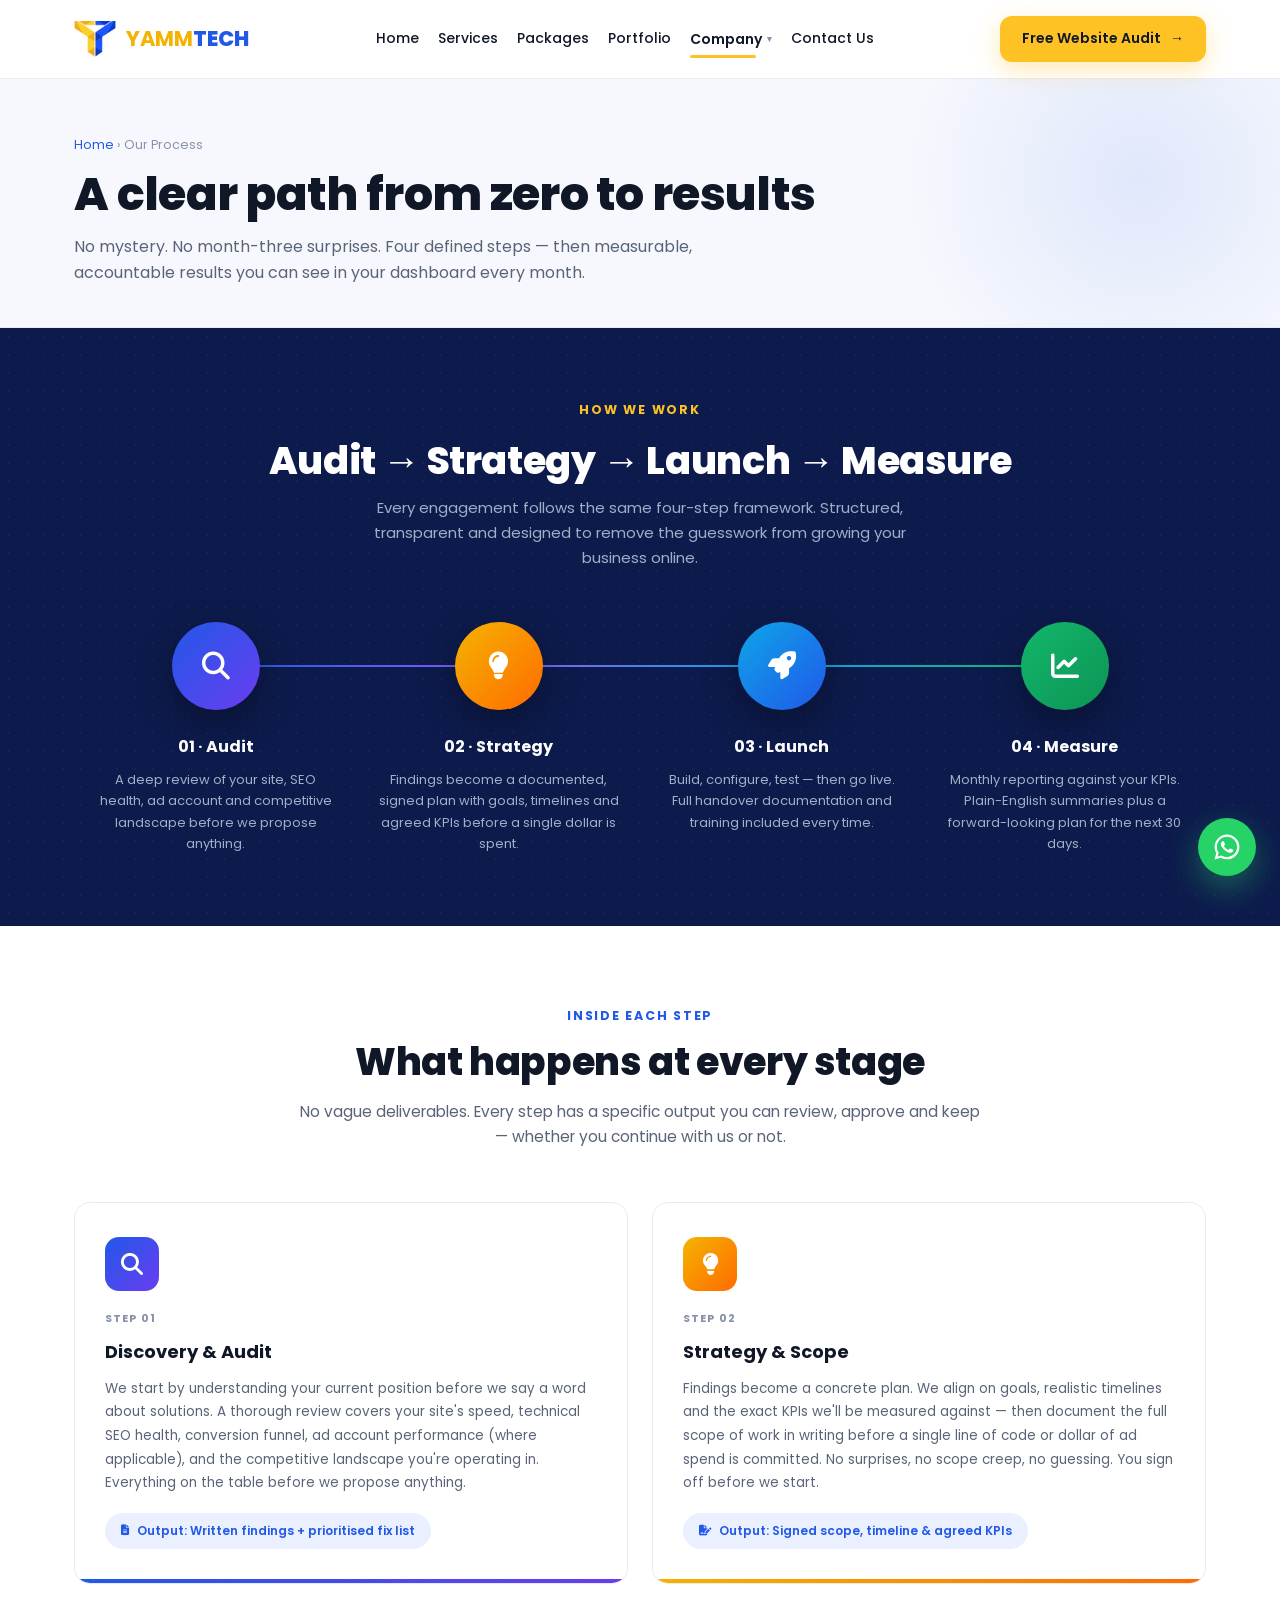
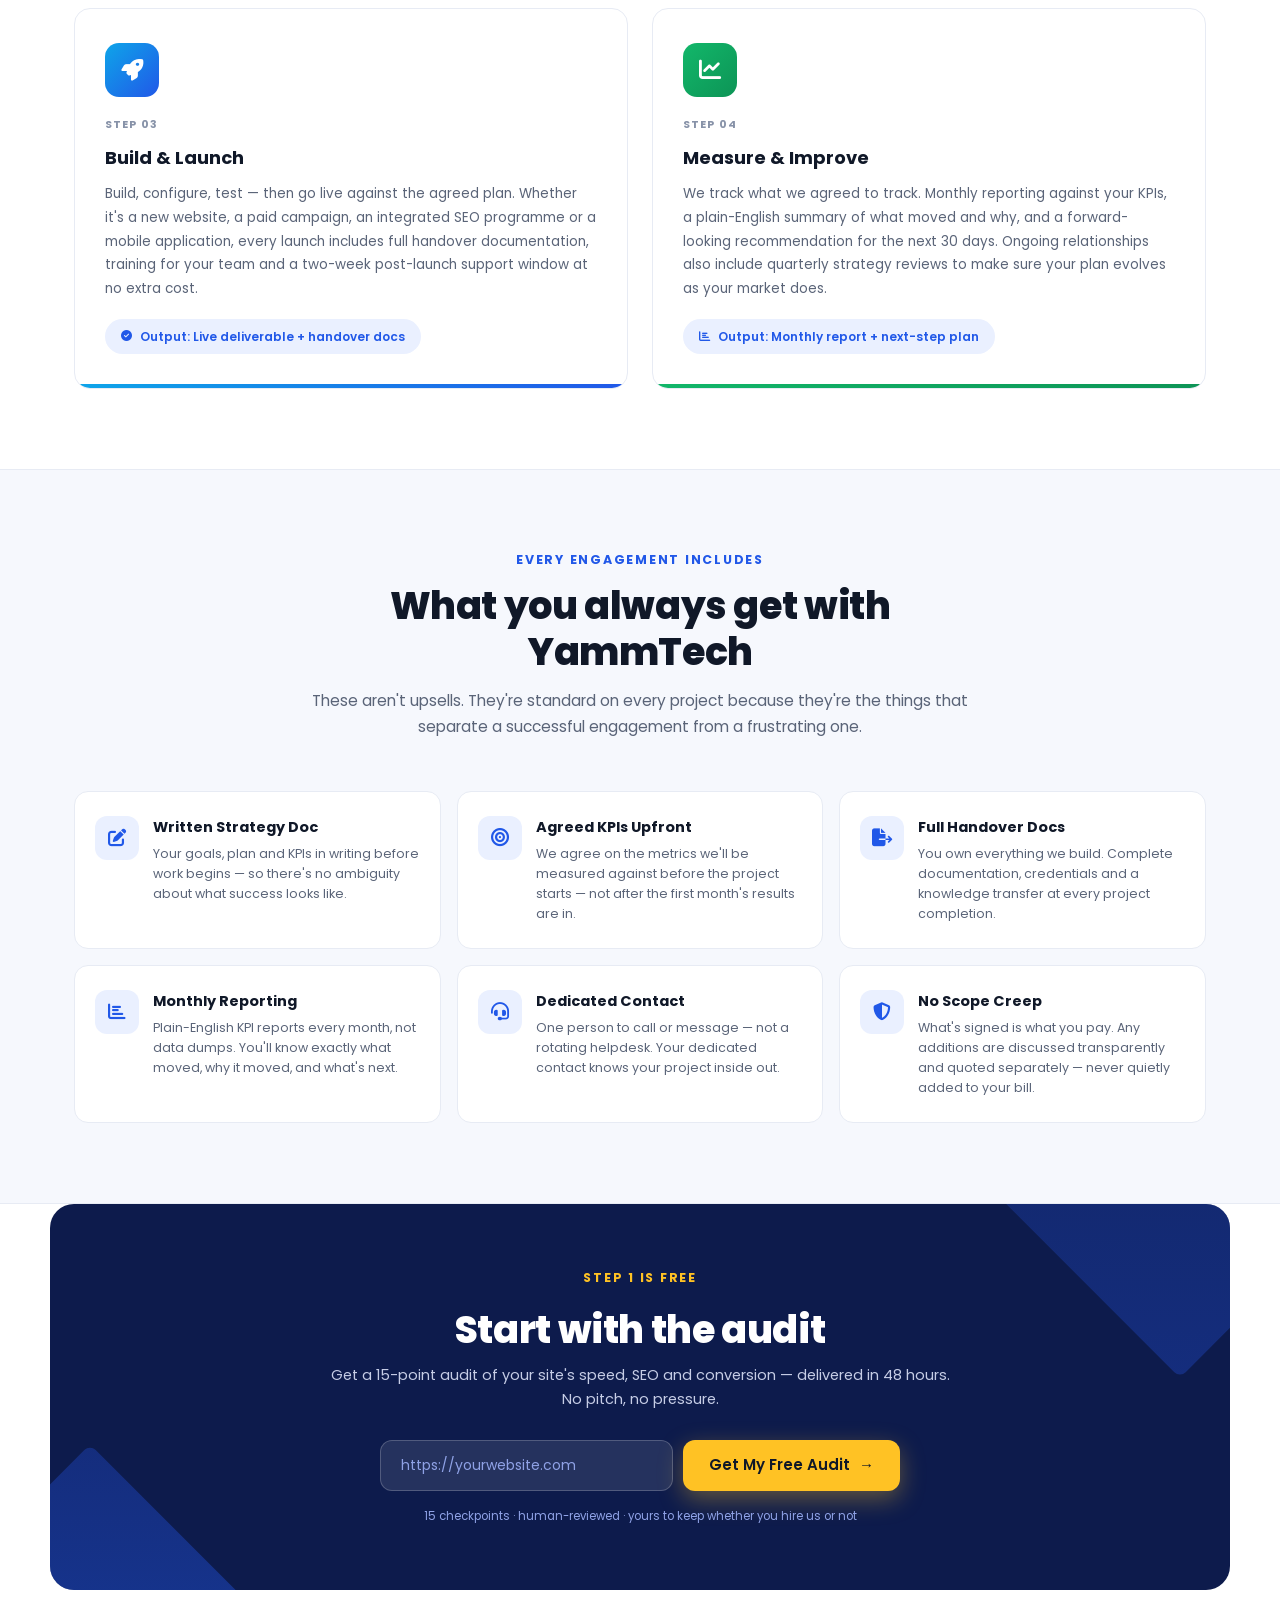
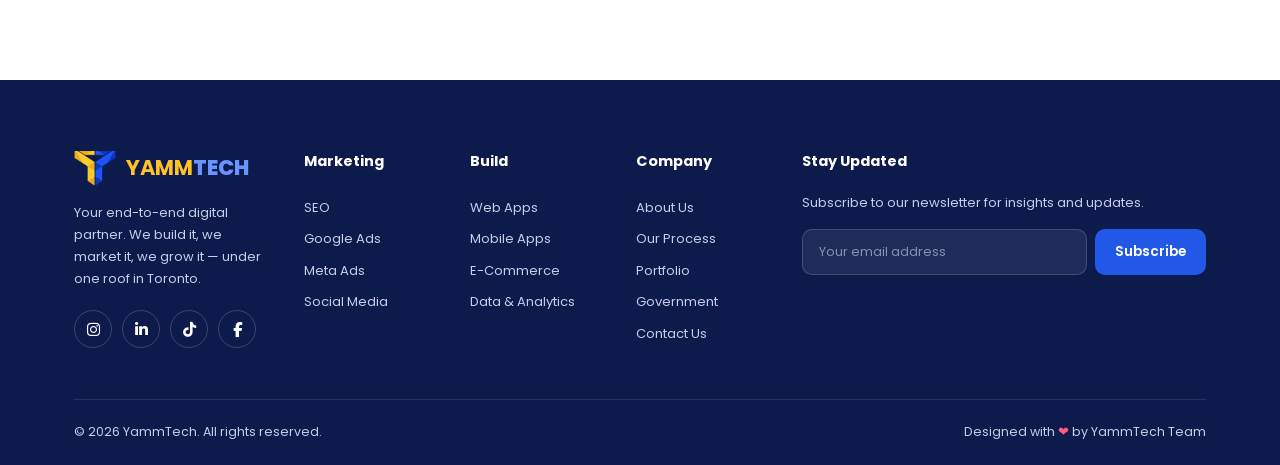
<file: process.html>
<!DOCTYPE html>
<html lang="en">
<head>
<meta charset="UTF-8">
<meta name="viewport" content="width=device-width, initial-scale=1.0">
<title>Our Process — Audit, Strategy, Launch, Measure | YammTech</title>
<meta name="description" content="YammTech's 4-step process: Audit → Strategy → Launch → Measure. A clear, accountable approach to building and growing your digital presence.">
<link rel="canonical" href="https://yammtech.com/process">
<meta property="og:type" content="website">
<meta property="og:title" content="Our Process — Audit, Strategy, Launch, Measure | YammTech">
<meta property="og:description" content="YammTech's 4-step process: Audit → Strategy → Launch → Measure. A clear, accountable approach to building and growing your digital presence.">
<meta property="og:url" content="https://yammtech.com/process">
<meta property="og:image" content="https://yammtech.com/assets/images/logo.png">
<meta name="twitter:card" content="summary_large_image">
<link rel="icon" href="assets/images/logo.png" type="image/png">
<link rel="preconnect" href="https://fonts.googleapis.com">
<link href="https://fonts.googleapis.com/css2?family=Poppins:wght@400;500;600;700;800&display=swap" rel="stylesheet">
<link rel="stylesheet" href="https://cdnjs.cloudflare.com/ajax/libs/font-awesome/6.5.2/css/all.min.css" crossorigin="anonymous" referrerpolicy="no-referrer">
<link rel="stylesheet" href="assets/css/styles.css">
</head>
<body>
<header>
  <div class="wrap nav">
    <a class="logo" href="index.html"><img src="assets/images/logo.png" class="logo-img" alt="YammTech"><span><b>YAMM</b><span>TECH</span></span></a>
    <nav class="nav-links" aria-label="Main">
      <a href="index.html">Home</a>
      <a href="services.html">Services</a>
      <a href="packages.html">Packages</a>
      <a href="portfolio.html">Portfolio</a>
      <div class="nav-drop">
        <button class="nav-drop-btn on">Company <span class="cx">▾</span></button>
        <div class="nav-drop-menu">
          <a href="about.html">About Us</a>
          <a href="process.html">Our Process</a>
          <a href="why-us.html">Why Choose Us</a>
          <a href="government.html">Government &amp; Enterprise</a>
        </div>
      </div>
      <a href="contact.html">Contact Us</a>
    </nav>
    <div style="display:flex;gap:12px;align-items:center">
      <a class="btn btn-yellow" href="audit.html">Free Website Audit <span class="arr">→</span></a>
      <button class="menu-btn" id="menuBtn" aria-label="Open menu"><i class="fas fa-bars"></i></button>
    </div>
  </div>
  <div class="mobile-menu" id="mobileMenu">
    <button class="mm-close" id="menuClose" aria-label="Close menu"><i class="fas fa-xmark"></i></button>
    <a href="index.html">Home</a>
    <a href="services.html">Services</a>
    <a href="packages.html">Packages</a>
    <a href="portfolio.html">Portfolio</a>
    <div class="mm-group">Company</div>
    <a class="mm-sub" href="about.html">About Us</a>
    <a class="mm-sub" href="process.html">Our Process</a>
    <a class="mm-sub" href="why-us.html">Why Choose Us</a>
    <a class="mm-sub" href="government.html">Government &amp; Enterprise</a>
    <a href="contact.html">Contact Us</a>
    <a href="audit.html" class="mm-cta">Free Website Audit →</a>
  </div>
</header>

<section class="page-hero">
  <div class="wrap">
    <div class="crumb"><a href="index.html">Home</a> › Our Process</div>
    <h1>A clear path from zero to results</h1>
    <p>No mystery. No month-three surprises. Four defined steps — then measurable, accountable results you can see in your dashboard every month.</p>
  </div>
</section>

<!-- TIMELINE SECTION (Navy) -->
<div class="proc-timeline-section">
  <div class="wrap">
    <div class="proc-tl-head">
      <div class="eyebrow">How We Work</div>
      <h2>Audit → Strategy → Launch → Measure</h2>
      <p>Every engagement follows the same four-step framework. Structured, transparent and designed to remove the guesswork from growing your business online.</p>
    </div>
    <div class="proc-tl-row">
      <div class="proc-tl-step">
        <div class="proc-tl-num ptl-1"><i class="fas fa-magnifying-glass"></i></div>
        <h4>01 · Audit</h4>
        <p>A deep review of your site, SEO health, ad account and competitive landscape before we propose anything.</p>
      </div>
      <div class="proc-tl-step">
        <div class="proc-tl-num ptl-2"><i class="fas fa-lightbulb"></i></div>
        <h4>02 · Strategy</h4>
        <p>Findings become a documented, signed plan with goals, timelines and agreed KPIs before a single dollar is spent.</p>
      </div>
      <div class="proc-tl-step">
        <div class="proc-tl-num ptl-3"><i class="fas fa-rocket"></i></div>
        <h4>03 · Launch</h4>
        <p>Build, configure, test — then go live. Full handover documentation and training included every time.</p>
      </div>
      <div class="proc-tl-step">
        <div class="proc-tl-num ptl-4"><i class="fas fa-chart-line"></i></div>
        <h4>04 · Measure</h4>
        <p>Monthly reporting against your KPIs. Plain-English summaries plus a forward-looking plan for the next 30 days.</p>
      </div>
    </div>
  </div>
</div>

<!-- DETAIL CARDS -->
<div class="proc-detail-section">
  <div class="wrap">
    <div class="sec-head">
      <div class="eyebrow">Inside Each Step</div>
      <h2>What happens at every stage</h2>
      <p>No vague deliverables. Every step has a specific output you can review, approve and keep — whether you continue with us or not.</p>
    </div>
    <div class="proc-detail-grid">
      <div class="proc-detail-card pdc-1">
        <div class="proc-icon-wrap pi-blue"><i class="fas fa-magnifying-glass"></i></div>
        <div class="proc-step-num">Step 01</div>
        <h4>Discovery &amp; Audit</h4>
        <p>We start by understanding your current position before we say a word about solutions. A thorough review covers your site's speed, technical SEO health, conversion funnel, ad account performance (where applicable), and the competitive landscape you're operating in. Everything on the table before we propose anything.</p>
        <div class="proc-output-tag"><i class="fas fa-file-lines"></i> Output: Written findings + prioritised fix list</div>
      </div>
      <div class="proc-detail-card pdc-2">
        <div class="proc-icon-wrap pi-yellow"><i class="fas fa-lightbulb"></i></div>
        <div class="proc-step-num">Step 02</div>
        <h4>Strategy &amp; Scope</h4>
        <p>Findings become a concrete plan. We align on goals, realistic timelines and the exact KPIs we'll be measured against — then document the full scope of work in writing before a single line of code or dollar of ad spend is committed. No surprises, no scope creep, no guessing. You sign off before we start.</p>
        <div class="proc-output-tag"><i class="fas fa-file-signature"></i> Output: Signed scope, timeline &amp; agreed KPIs</div>
      </div>
      <div class="proc-detail-card pdc-3">
        <div class="proc-icon-wrap pi-teal"><i class="fas fa-rocket"></i></div>
        <div class="proc-step-num">Step 03</div>
        <h4>Build &amp; Launch</h4>
        <p>Build, configure, test — then go live against the agreed plan. Whether it's a new website, a paid campaign, an integrated SEO programme or a mobile application, every launch includes full handover documentation, training for your team and a two-week post-launch support window at no extra cost.</p>
        <div class="proc-output-tag"><i class="fas fa-circle-check"></i> Output: Live deliverable + handover docs</div>
      </div>
      <div class="proc-detail-card pdc-4">
        <div class="proc-icon-wrap pi-green"><i class="fas fa-chart-line"></i></div>
        <div class="proc-step-num">Step 04</div>
        <h4>Measure &amp; Improve</h4>
        <p>We track what we agreed to track. Monthly reporting against your KPIs, a plain-English summary of what moved and why, and a forward-looking recommendation for the next 30 days. Ongoing relationships also include quarterly strategy reviews to make sure your plan evolves as your market does.</p>
        <div class="proc-output-tag"><i class="fas fa-chart-bar"></i> Output: Monthly report + next-step plan</div>
      </div>
    </div>
  </div>
</div>

<!-- WHAT'S INCLUDED -->
<div class="proc-includes-section">
  <div class="wrap">
    <div class="sec-head">
      <div class="eyebrow">Every Engagement Includes</div>
      <h2>What you always get with YammTech</h2>
      <p>These aren't upsells. They're standard on every project because they're the things that separate a successful engagement from a frustrating one.</p>
    </div>
    <div class="proc-incl-grid">
      <div class="proc-incl-card">
        <div class="proc-incl-icon"><i class="fas fa-pen-to-square"></i></div>
        <div>
          <h5>Written Strategy Doc</h5>
          <p>Your goals, plan and KPIs in writing before work begins — so there's no ambiguity about what success looks like.</p>
        </div>
      </div>
      <div class="proc-incl-card">
        <div class="proc-incl-icon"><i class="fas fa-bullseye"></i></div>
        <div>
          <h5>Agreed KPIs Upfront</h5>
          <p>We agree on the metrics we'll be measured against before the project starts — not after the first month's results are in.</p>
        </div>
      </div>
      <div class="proc-incl-card">
        <div class="proc-incl-icon"><i class="fas fa-file-export"></i></div>
        <div>
          <h5>Full Handover Docs</h5>
          <p>You own everything we build. Complete documentation, credentials and a knowledge transfer at every project completion.</p>
        </div>
      </div>
      <div class="proc-incl-card">
        <div class="proc-incl-icon"><i class="fas fa-chart-bar"></i></div>
        <div>
          <h5>Monthly Reporting</h5>
          <p>Plain-English KPI reports every month, not data dumps. You'll know exactly what moved, why it moved, and what's next.</p>
        </div>
      </div>
      <div class="proc-incl-card">
        <div class="proc-incl-icon"><i class="fas fa-headset"></i></div>
        <div>
          <h5>Dedicated Contact</h5>
          <p>One person to call or message — not a rotating helpdesk. Your dedicated contact knows your project inside out.</p>
        </div>
      </div>
      <div class="proc-incl-card">
        <div class="proc-incl-icon"><i class="fas fa-shield-halved"></i></div>
        <div>
          <h5>No Scope Creep</h5>
          <p>What's signed is what you pay. Any additions are discussed transparently and quoted separately — never quietly added to your bill.</p>
        </div>
      </div>
    </div>
  </div>
</div>

<div class="wrap cta-band">
  <div class="cta-inner">
    <div class="cta-copy">
      <div class="eyebrow">Step 1 is free</div>
      <h2>Start with the audit</h2>
      <p>Get a 15-point audit of your site's speed, SEO and conversion — delivered in 48 hours. No pitch, no pressure.</p>
      <div class="audit-form">
        <input type="url" placeholder="https://yourwebsite.com" aria-label="Your website URL">
        <a class="btn btn-yellow" href="audit.html">Get My Free Audit <span class="arr">→</span></a>
      </div>
    </div>
    <div class="fine">15 checkpoints · human-reviewed · yours to keep whether you hire us or not</div>
  </div>
</div>

<footer>
  <div class="wrap">
    <div class="foot-grid">
      <div class="foot-brand">
        <a class="logo" href="index.html"><img src="assets/images/logo.png" class="logo-img" alt="YammTech"><span><b>YAMM</b><span>TECH</span></span></a>
        <p>Your end-to-end digital partner. We build it, we market it, we grow it — under one roof in Toronto.</p>
        <div class="foot-social">
          <a href="https://instagram.com/yamm.tech" aria-label="Instagram" target="_blank" rel="noopener"><i class="fab fa-instagram"></i></a>
          <a href="#" aria-label="LinkedIn"><i class="fab fa-linkedin-in"></i></a>
          <a href="#" aria-label="TikTok"><i class="fab fa-tiktok"></i></a>
          <a href="#" aria-label="Facebook"><i class="fab fa-facebook-f"></i></a>
        </div>
      </div>
      <div class="foot-col">
        <h5>Marketing</h5>
        <a href="services.html">SEO</a><a href="services.html">Google Ads</a><a href="services.html">Meta Ads</a><a href="services.html">Social Media</a>
      </div>
      <div class="foot-col">
        <h5>Build</h5>
        <a href="services.html">Web Apps</a><a href="services.html">Mobile Apps</a><a href="services.html">E-Commerce</a><a href="services.html">Data &amp; Analytics</a>
      </div>
      <div class="foot-col">
        <h5>Company</h5>
        <a href="about.html">About Us</a><a href="process.html">Our Process</a><a href="portfolio.html">Portfolio</a>
        <a href="government.html">Government</a><a href="contact.html">Contact Us</a>
      </div>
      <div class="newsletter">
        <h5>Stay Updated</h5>
        <p>Subscribe to our newsletter for insights and updates.</p>
        <div class="nl-form">
          <input type="email" placeholder="Your email address" aria-label="Email address">
          <button class="btn btn-blue">Subscribe</button>
        </div>
      </div>
    </div>
    <div class="foot-bottom">
      <div>© 2026 YammTech. All rights reserved.</div>
      <div>Designed with <span class="heart">❤</span> by YammTech Team</div>
    </div>
  </div>
</footer>
<a class="wa-float" href="https://wa.me/14375591485" aria-label="Chat on WhatsApp" target="_blank" rel="noopener">
  <svg viewBox="0 0 24 24"><path d="M12.04 2c-5.46 0-9.91 4.45-9.91 9.91 0 1.75.46 3.45 1.32 4.95L2 22l5.25-1.38a9.87 9.87 0 0 0 4.79 1.22c5.46 0 9.91-4.45 9.91-9.91S17.5 2 12.04 2zm0 18.03a8.1 8.1 0 0 1-4.13-1.13l-.3-.18-3.12.82.83-3.04-.2-.31a8.08 8.08 0 0 1-1.24-4.31c0-4.47 3.64-8.1 8.11-8.1a8.06 8.06 0 0 1 8.1 8.1c0 4.47-3.63 8.11-8.05 8.15zm4.44-6.07c-.24-.12-1.44-.71-1.66-.79-.22-.08-.39-.12-.55.12-.16.24-.63.79-.77.95-.14.16-.28.18-.53.06-.24-.12-1.03-.38-1.96-1.21-.72-.64-1.21-1.44-1.35-1.68-.14-.24-.02-.37.11-.5.11-.11.24-.28.37-.42.12-.14.16-.24.24-.4.08-.16.04-.3-.02-.42-.06-.12-.55-1.32-.75-1.81-.2-.48-.4-.41-.55-.42h-.47c-.16 0-.42.06-.65.3-.22.24-.85.83-.85 2.03 0 1.2.87 2.36 1 2.52.12.16 1.72 2.62 4.16 3.68.58.25 1.03.4 1.39.51.58.19 1.11.16 1.53.1.47-.07 1.44-.59 1.64-1.16.2-.57.2-1.05.14-1.16-.06-.1-.22-.16-.46-.28z"/></svg>
</a>
<script src="assets/js/main.js" defer></script>
</body>
</html>
</file>
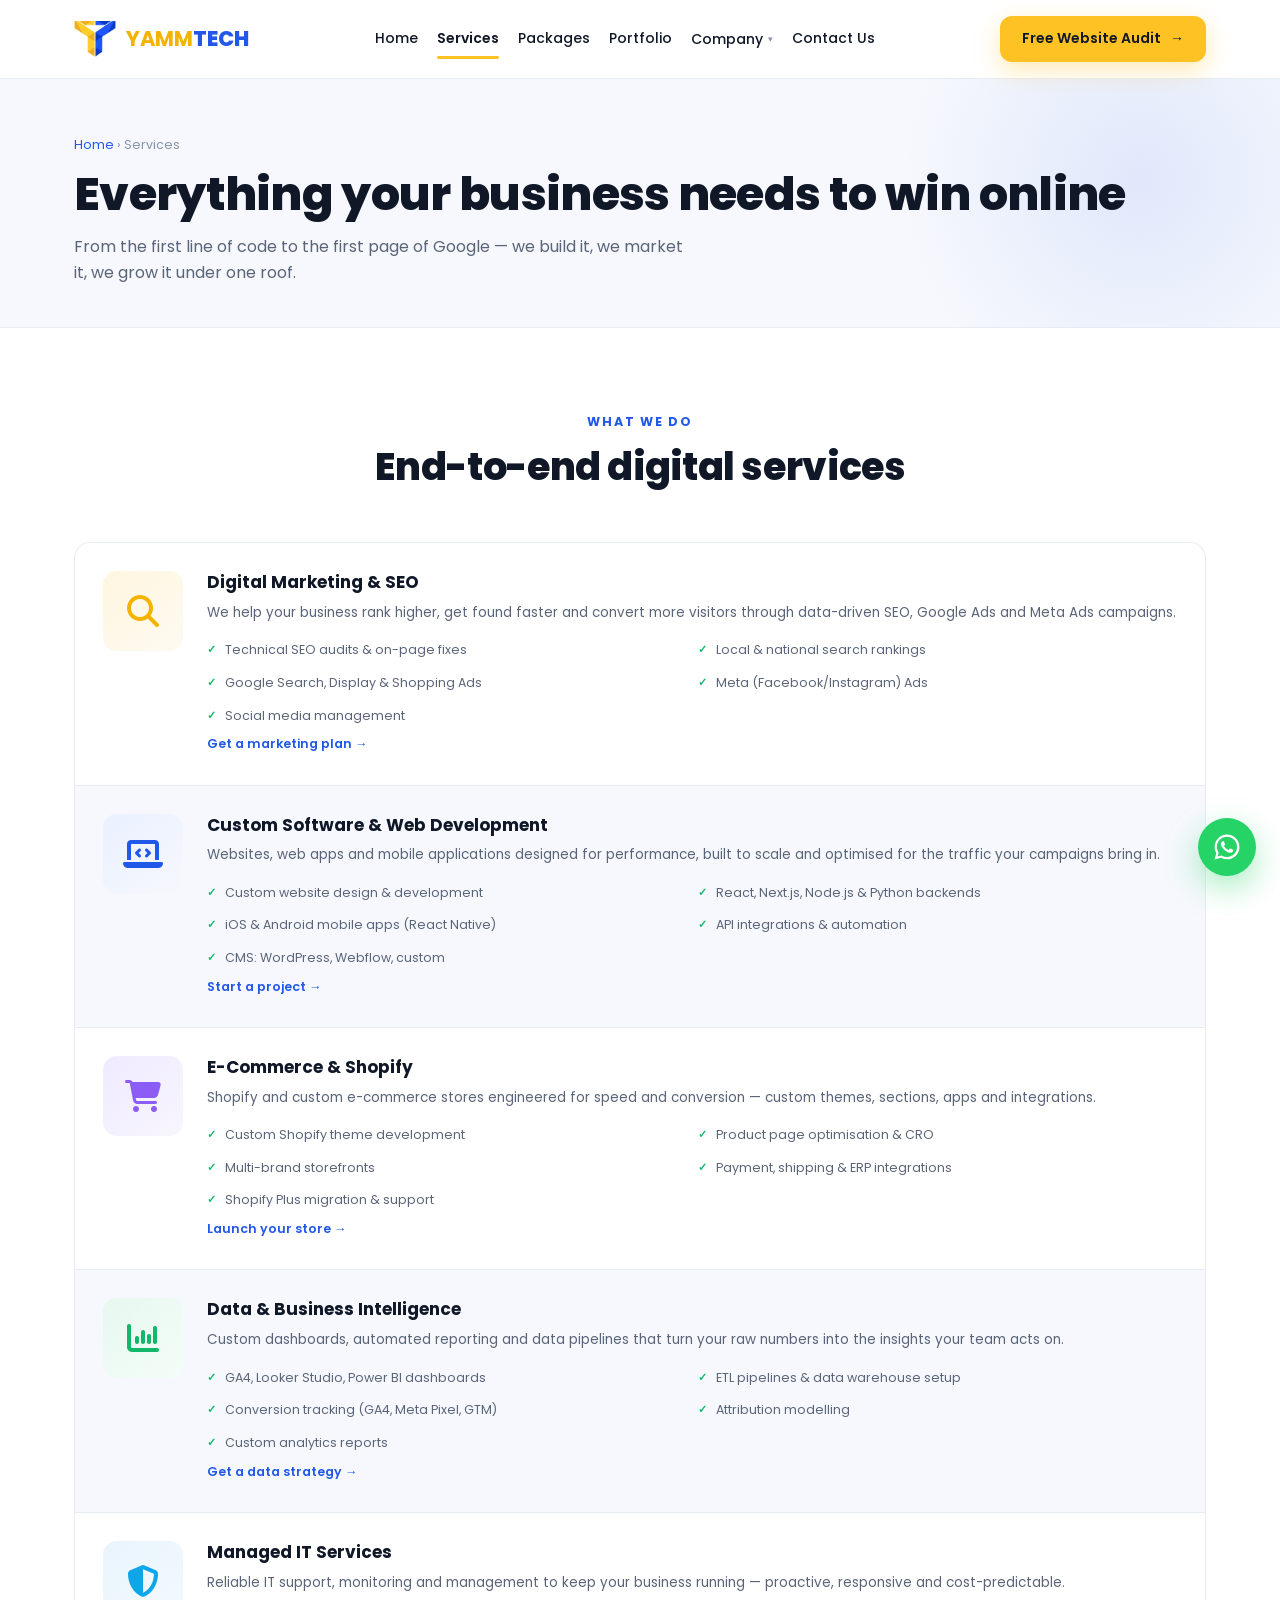
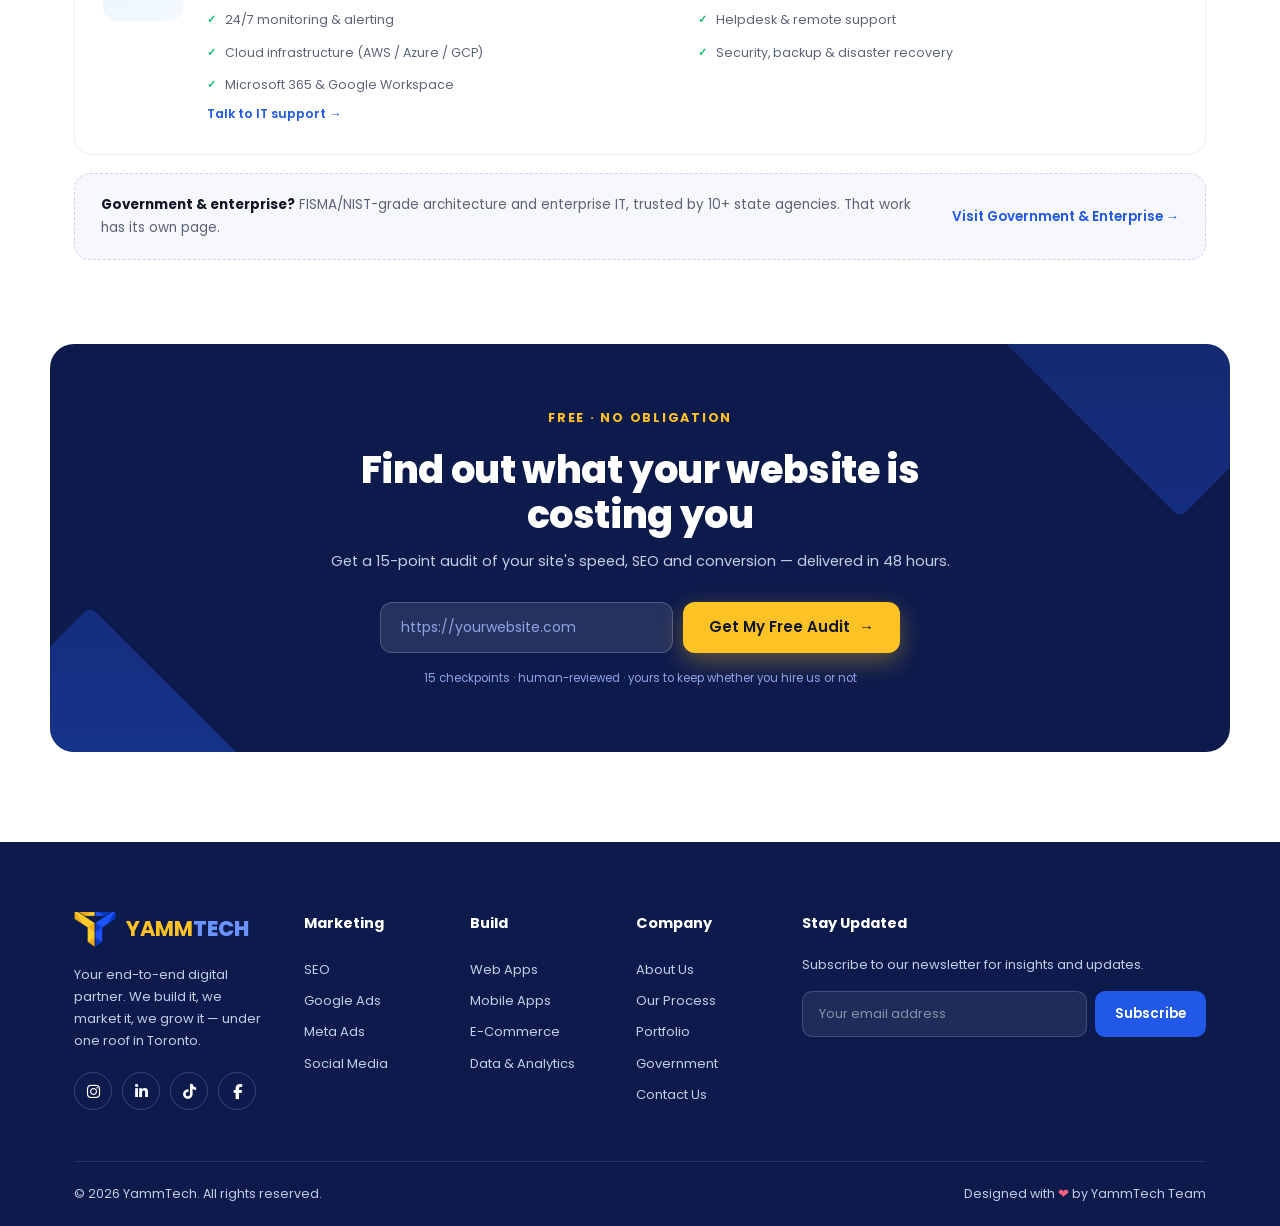
<file: services.html>
<!DOCTYPE html>
<html lang="en">
<head>
<meta charset="UTF-8">
<meta name="viewport" content="width=device-width, initial-scale=1.0">
<title>Digital Services — SEO, Ads, Web Dev, Apps &amp; IT | YammTech</title>
<meta name="description" content="YammTech offers digital marketing, SEO, Google Ads, Meta Ads, custom web and mobile development, Shopify, data analytics and managed IT — all under one roof in Toronto.">
<link rel="canonical" href="https://yammtech.com/services.html">
<meta property="og:type" content="website">
<meta property="og:title" content="Digital Services — SEO, Ads, Web Dev, Apps &amp; IT | YammTech">
<meta property="og:description" content="YammTech offers digital marketing, SEO, Google Ads, Meta Ads, custom web and mobile development, Shopify, data analytics and managed IT — all under one roof in Toronto.">
<meta property="og:url" content="https://yammtech.com/services.html">
<meta property="og:image" content="https://yammtech.com/assets/images/logo.png">
<meta name="twitter:card" content="summary_large_image">
<link rel="icon" href="assets/images/logo.png" type="image/png">
<link rel="preconnect" href="https://fonts.googleapis.com">
<link href="https://fonts.googleapis.com/css2?family=Poppins:wght@400;500;600;700;800&display=swap" rel="stylesheet">
<link rel="stylesheet" href="https://cdnjs.cloudflare.com/ajax/libs/font-awesome/6.5.2/css/all.min.css" crossorigin="anonymous" referrerpolicy="no-referrer">
<link rel="stylesheet" href="assets/css/styles.css">
</head>
<body>
<header>
  <div class="wrap nav">
    <a class="logo" href="index.html"><img src="assets/images/logo.png" class="logo-img" alt="YammTech"><span><b>YAMM</b><span>TECH</span></span></a>
    <nav class="nav-links" aria-label="Main">
      <a href="index.html">Home</a>
      <a href="services.html" class="on">Services</a>
      <a href="packages.html">Packages</a>
      <a href="portfolio.html">Portfolio</a>
      <div class="nav-drop">
        <button class="nav-drop-btn">Company <span class="cx">▾</span></button>
        <div class="nav-drop-menu">
          <a href="about.html">About Us</a>
          <a href="process.html">Our Process</a>
          <a href="why-us.html">Why Choose Us</a>
          <a href="government.html">Government &amp; Enterprise</a>
        </div>
      </div>
      <a href="contact.html">Contact Us</a>
    </nav>
    <div style="display:flex;gap:12px;align-items:center">
      <a class="btn btn-yellow" href="audit.html">Free Website Audit <span class="arr">→</span></a>
      <button class="menu-btn" id="menuBtn" aria-label="Open menu"><i class="fas fa-bars"></i></button>
    </div>
  </div>
  <div class="mobile-menu" id="mobileMenu">
    <button class="mm-close" id="menuClose" aria-label="Close menu"><i class="fas fa-xmark"></i></button>
    <a href="index.html">Home</a>
    <a href="services.html">Services</a>
    <a href="packages.html">Packages</a>
    <a href="portfolio.html">Portfolio</a>
    <div class="mm-group">Company</div>
    <a class="mm-sub" href="about.html">About Us</a>
    <a class="mm-sub" href="process.html">Our Process</a>
    <a class="mm-sub" href="why-us.html">Why Choose Us</a>
    <a class="mm-sub" href="government.html">Government &amp; Enterprise</a>
    <a href="contact.html">Contact Us</a>
    <a href="audit.html" class="mm-cta">Free Website Audit →</a>
  </div>
</header>

<section class="page-hero">
  <div class="wrap">
    <div class="crumb"><a href="index.html">Home</a> › Services</div>
    <h1>Everything your business needs to win online</h1>
    <p>From the first line of code to the first page of Google — we build it, we market it, we grow it under one roof.</p>
  </div>
</section>

<section>
  <div class="wrap">
    <div class="sec-head">
      <div class="eyebrow">What We Do</div>
      <h2>End-to-end digital services</h2>
    </div>
    <div class="svc-grid svc-grid-full">
      <div class="svc svc-full">
        <div class="svc-art art-1"><i class="fas fa-magnifying-glass"></i></div>
        <div class="svc-body">
          <h4>Digital Marketing &amp; SEO</h4>
          <p>We help your business rank higher, get found faster and convert more visitors through data-driven SEO, Google Ads and Meta Ads campaigns.</p>
          <ul class="svc-list">
            <li>Technical SEO audits &amp; on-page fixes</li>
            <li>Local &amp; national search rankings</li>
            <li>Google Search, Display &amp; Shopping Ads</li>
            <li>Meta (Facebook/Instagram) Ads</li>
            <li>Social media management</li>
          </ul>
          <a href="contact.html" class="more">Get a marketing plan →</a>
        </div>
      </div>
      <div class="svc svc-full">
        <div class="svc-art art-2"><i class="fas fa-laptop-code"></i></div>
        <div class="svc-body">
          <h4>Custom Software &amp; Web Development</h4>
          <p>Websites, web apps and mobile applications designed for performance, built to scale and optimised for the traffic your campaigns bring in.</p>
          <ul class="svc-list">
            <li>Custom website design &amp; development</li>
            <li>React, Next.js, Node.js &amp; Python backends</li>
            <li>iOS &amp; Android mobile apps (React Native)</li>
            <li>API integrations &amp; automation</li>
            <li>CMS: WordPress, Webflow, custom</li>
          </ul>
          <a href="contact.html" class="more">Start a project →</a>
        </div>
      </div>
      <div class="svc svc-full">
        <div class="svc-art art-3"><i class="fas fa-cart-shopping"></i></div>
        <div class="svc-body">
          <h4>E-Commerce &amp; Shopify</h4>
          <p>Shopify and custom e-commerce stores engineered for speed and conversion — custom themes, sections, apps and integrations.</p>
          <ul class="svc-list">
            <li>Custom Shopify theme development</li>
            <li>Product page optimisation &amp; CRO</li>
            <li>Multi-brand storefronts</li>
            <li>Payment, shipping &amp; ERP integrations</li>
            <li>Shopify Plus migration &amp; support</li>
          </ul>
          <a href="contact.html" class="more">Launch your store →</a>
        </div>
      </div>
      <div class="svc svc-full">
        <div class="svc-art art-4"><i class="fas fa-chart-column"></i></div>
        <div class="svc-body">
          <h4>Data &amp; Business Intelligence</h4>
          <p>Custom dashboards, automated reporting and data pipelines that turn your raw numbers into the insights your team acts on.</p>
          <ul class="svc-list">
            <li>GA4, Looker Studio, Power BI dashboards</li>
            <li>ETL pipelines &amp; data warehouse setup</li>
            <li>Conversion tracking (GA4, Meta Pixel, GTM)</li>
            <li>Attribution modelling</li>
            <li>Custom analytics reports</li>
          </ul>
          <a href="contact.html" class="more">Get a data strategy →</a>
        </div>
      </div>
      <div class="svc svc-full">
        <div class="svc-art art-5"><i class="fas fa-shield-halved"></i></div>
        <div class="svc-body">
          <h4>Managed IT Services</h4>
          <p>Reliable IT support, monitoring and management to keep your business running — proactive, responsive and cost-predictable.</p>
          <ul class="svc-list">
            <li>24/7 monitoring &amp; alerting</li>
            <li>Helpdesk &amp; remote support</li>
            <li>Cloud infrastructure (AWS / Azure / GCP)</li>
            <li>Security, backup &amp; disaster recovery</li>
            <li>Microsoft 365 &amp; Google Workspace</li>
          </ul>
          <a href="contact.html" class="more">Talk to IT support →</a>
        </div>
      </div>
    </div>
    <div class="gov-quiet">
      <p><b>Government &amp; enterprise?</b> FISMA/NIST-grade architecture and enterprise IT, trusted by 10+ state agencies. That work has its own page.</p>
      <a href="government.html">Visit Government &amp; Enterprise →</a>
    </div>
  </div>
</section>

<div class="wrap cta-band">
  <div class="cta-inner">
    <div class="cta-copy">
      <div class="eyebrow">Free · No Obligation</div>
      <h2>Find out what your website is costing you</h2>
      <p>Get a 15-point audit of your site's speed, SEO and conversion — delivered in 48 hours.</p>
      <div class="audit-form">
        <input type="url" placeholder="https://yourwebsite.com" aria-label="Your website URL">
        <a class="btn btn-yellow" href="audit.html">Get My Free Audit <span class="arr">→</span></a>
      </div>
    </div>
    <div class="fine">15 checkpoints · human-reviewed · yours to keep whether you hire us or not</div>
  </div>
</div>

<footer>
  <div class="wrap">
    <div class="foot-grid">
      <div class="foot-brand">
        <a class="logo" href="index.html"><img src="assets/images/logo.png" class="logo-img" alt="YammTech"><span><b>YAMM</b><span>TECH</span></span></a>
        <p>Your end-to-end digital partner. We build it, we market it, we grow it — under one roof in Toronto.</p>
        <div class="foot-social">
          <a href="https://instagram.com/yamm.tech" aria-label="Instagram" target="_blank" rel="noopener"><i class="fab fa-instagram"></i></a>
          <a href="#" aria-label="LinkedIn"><i class="fab fa-linkedin-in"></i></a>
          <a href="#" aria-label="TikTok"><i class="fab fa-tiktok"></i></a>
          <a href="#" aria-label="Facebook"><i class="fab fa-facebook-f"></i></a>
        </div>
      </div>
      <div class="foot-col">
        <h5>Marketing</h5>
        <a href="services.html">SEO</a><a href="services.html">Google Ads</a><a href="services.html">Meta Ads</a><a href="services.html">Social Media</a>
      </div>
      <div class="foot-col">
        <h5>Build</h5>
        <a href="services.html">Web Apps</a><a href="services.html">Mobile Apps</a><a href="services.html">E-Commerce</a><a href="services.html">Data &amp; Analytics</a>
      </div>
      <div class="foot-col">
        <h5>Company</h5>
        <a href="about.html">About Us</a><a href="process.html">Our Process</a><a href="portfolio.html">Portfolio</a>
        <a href="government.html">Government</a><a href="contact.html">Contact Us</a>
      </div>
      <div class="newsletter">
        <h5>Stay Updated</h5>
        <p>Subscribe to our newsletter for insights and updates.</p>
        <div class="nl-form">
          <input type="email" placeholder="Your email address" aria-label="Email address">
          <button class="btn btn-blue">Subscribe</button>
        </div>
      </div>
    </div>
    <div class="foot-bottom">
      <div>© 2026 YammTech. All rights reserved.</div>
      <div>Designed with <span class="heart">❤</span> by YammTech Team</div>
    </div>
  </div>
</footer>
<a class="wa-float" href="https://wa.me/14375591485" aria-label="Chat on WhatsApp" target="_blank" rel="noopener">
  <svg viewBox="0 0 24 24"><path d="M12.04 2c-5.46 0-9.91 4.45-9.91 9.91 0 1.75.46 3.45 1.32 4.95L2 22l5.25-1.38a9.87 9.87 0 0 0 4.79 1.22c5.46 0 9.91-4.45 9.91-9.91S17.5 2 12.04 2zm0 18.03a8.1 8.1 0 0 1-4.13-1.13l-.3-.18-3.12.82.83-3.04-.2-.31a8.08 8.08 0 0 1-1.24-4.31c0-4.47 3.64-8.1 8.11-8.1a8.06 8.06 0 0 1 8.1 8.1c0 4.47-3.63 8.11-8.05 8.15zm4.44-6.07c-.24-.12-1.44-.71-1.66-.79-.22-.08-.39-.12-.55.12-.16.24-.63.79-.77.95-.14.16-.28.18-.53.06-.24-.12-1.03-.38-1.96-1.21-.72-.64-1.21-1.44-1.35-1.68-.14-.24-.02-.37.11-.5.11-.11.24-.28.37-.42.12-.14.16-.24.24-.4.08-.16.04-.3-.02-.42-.06-.12-.55-1.32-.75-1.81-.2-.48-.4-.41-.55-.42h-.47c-.16 0-.42.06-.65.3-.22.24-.85.83-.85 2.03 0 1.2.87 2.36 1 2.52.12.16 1.72 2.62 4.16 3.68.58.25 1.03.4 1.39.51.58.19 1.11.16 1.53.1.47-.07 1.44-.59 1.64-1.16.2-.57.2-1.05.14-1.16-.06-.1-.22-.16-.46-.28z"/></svg>
</a>
<script src="assets/js/main.js" defer></script>
</body>
</html>
</file>
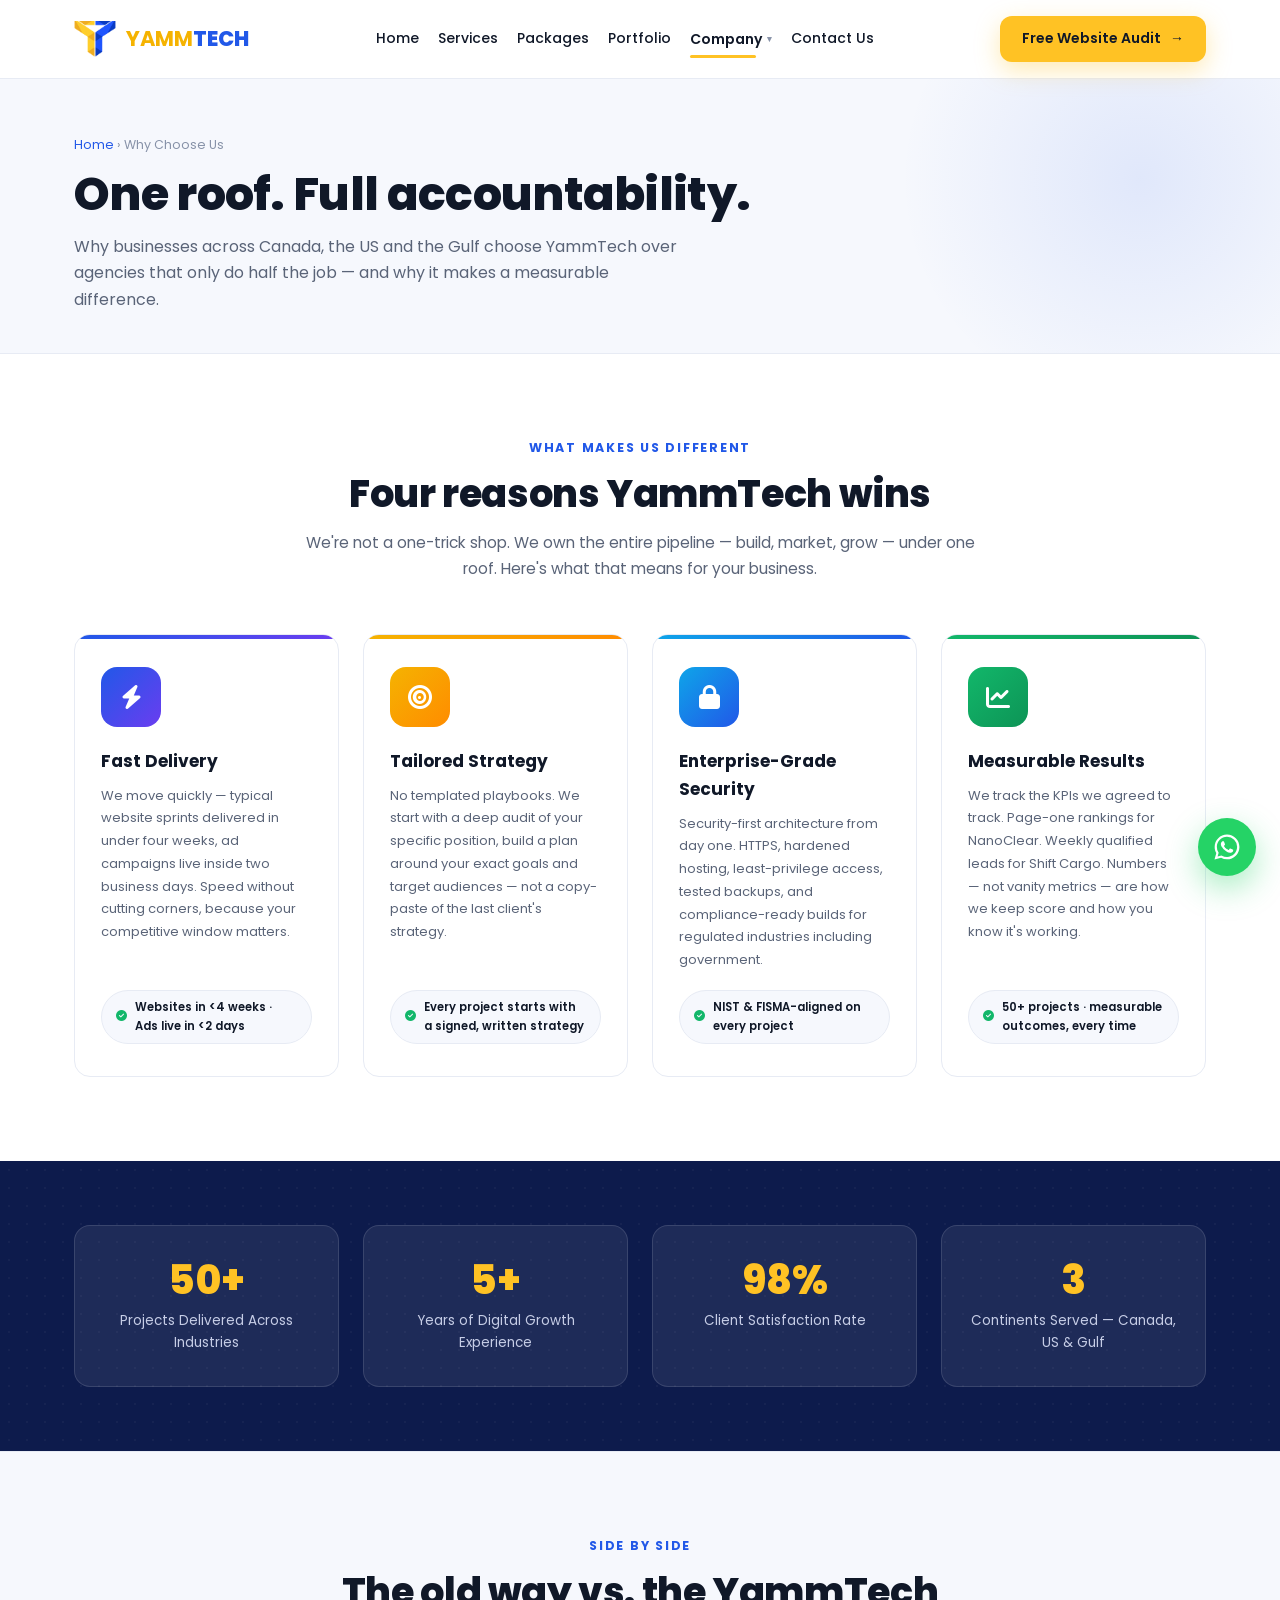
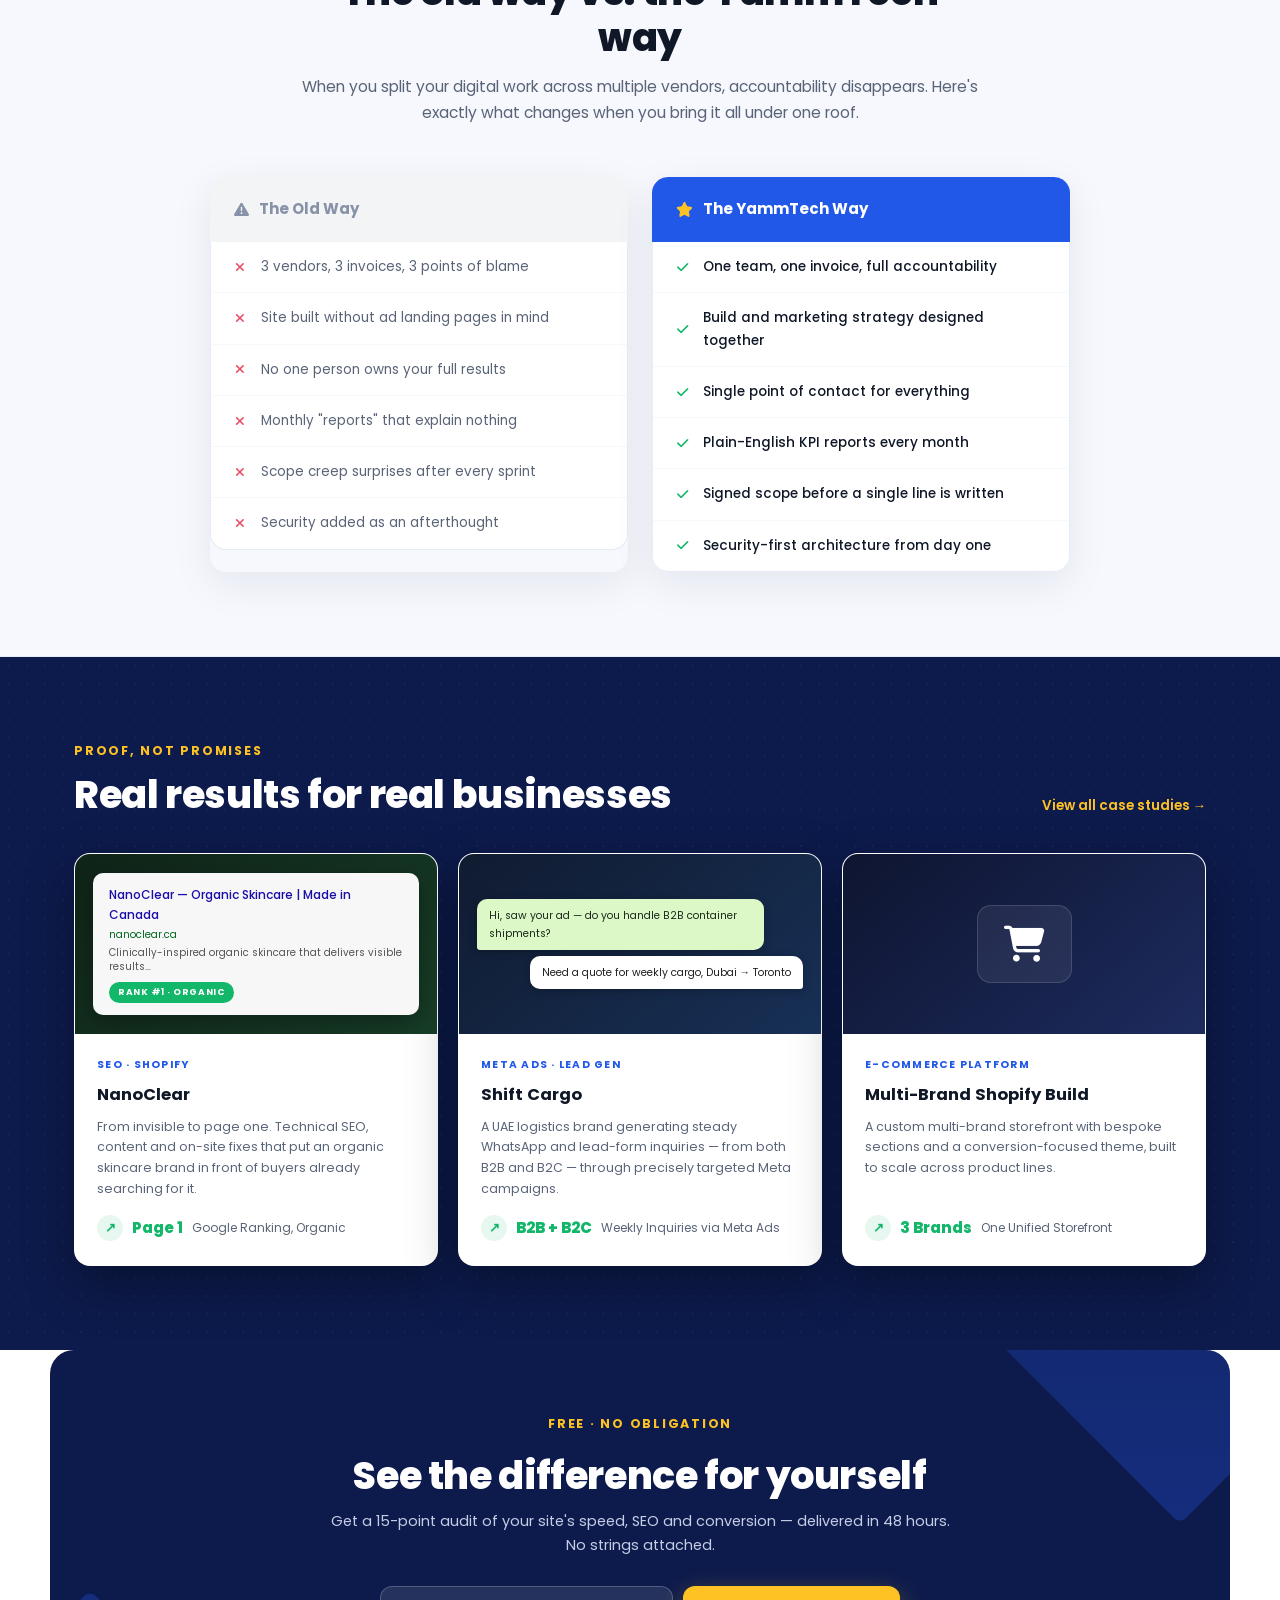
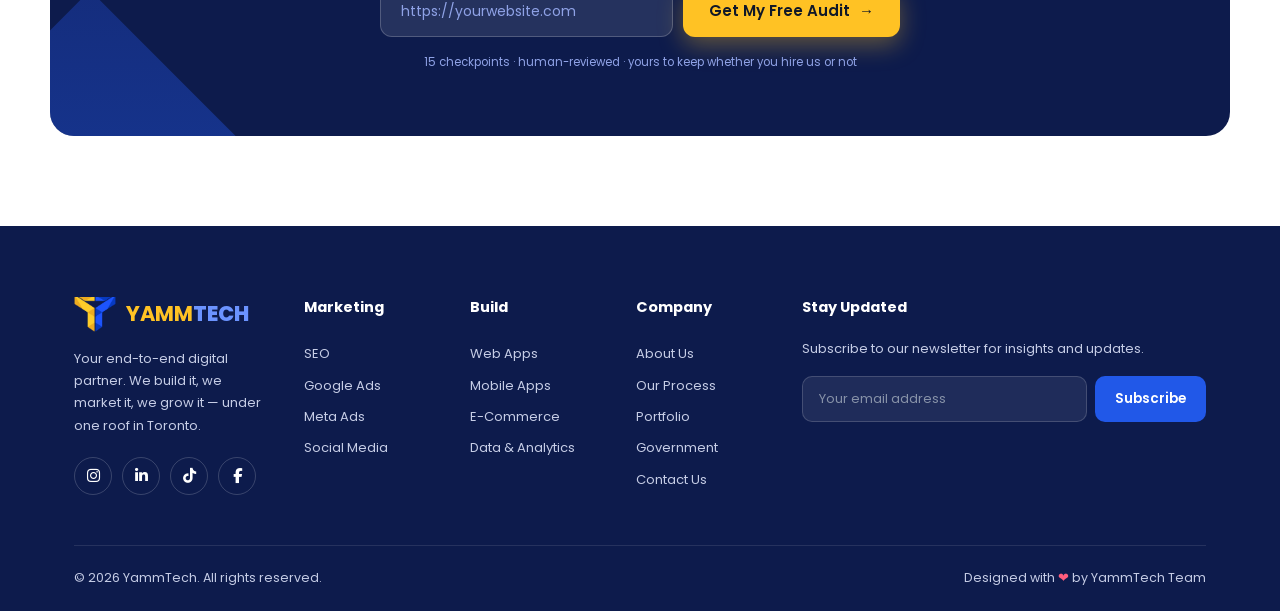
<file: why-us.html>
<!DOCTYPE html>
<html lang="en">
<head>
<meta charset="UTF-8">
<meta name="viewport" content="width=device-width, initial-scale=1.0">
<title>Why Choose YammTech — Fast, Tailored, Secure, Results-Driven</title>
<meta name="description" content="Why YammTech? Fast delivery, tailored strategy, enterprise-grade security and a track record of results — all under one roof in Toronto.">
<link rel="canonical" href="https://yammtech.com/why-us">
<meta property="og:type" content="website">
<meta property="og:title" content="Why Choose YammTech — Fast, Tailored, Secure, Results-Driven">
<meta property="og:description" content="Why YammTech? Fast delivery, tailored strategy, enterprise-grade security and a track record of results — all under one roof in Toronto.">
<meta property="og:url" content="https://yammtech.com/why-us">
<meta property="og:image" content="https://yammtech.com/assets/images/logo.png">
<meta name="twitter:card" content="summary_large_image">
<link rel="icon" href="assets/images/logo.png" type="image/png">
<link rel="preconnect" href="https://fonts.googleapis.com">
<link href="https://fonts.googleapis.com/css2?family=Poppins:wght@400;500;600;700;800&display=swap" rel="stylesheet">
<link rel="stylesheet" href="https://cdnjs.cloudflare.com/ajax/libs/font-awesome/6.5.2/css/all.min.css" crossorigin="anonymous" referrerpolicy="no-referrer">
<link rel="stylesheet" href="assets/css/styles.css">
</head>
<body>
<header>
  <div class="wrap nav">
    <a class="logo" href="index.html"><img src="assets/images/logo.png" class="logo-img" alt="YammTech"><span><b>YAMM</b><span>TECH</span></span></a>
    <nav class="nav-links" aria-label="Main">
      <a href="index.html">Home</a>
      <a href="services.html">Services</a>
      <a href="packages.html">Packages</a>
      <a href="portfolio.html">Portfolio</a>
      <div class="nav-drop">
        <button class="nav-drop-btn on">Company <span class="cx">▾</span></button>
        <div class="nav-drop-menu">
          <a href="about.html">About Us</a>
          <a href="process.html">Our Process</a>
          <a href="why-us.html">Why Choose Us</a>
          <a href="government.html">Government &amp; Enterprise</a>
        </div>
      </div>
      <a href="contact.html">Contact Us</a>
    </nav>
    <div style="display:flex;gap:12px;align-items:center">
      <a class="btn btn-yellow" href="audit.html">Free Website Audit <span class="arr">→</span></a>
      <button class="menu-btn" id="menuBtn" aria-label="Open menu"><i class="fas fa-bars"></i></button>
    </div>
  </div>
  <div class="mobile-menu" id="mobileMenu">
    <button class="mm-close" id="menuClose" aria-label="Close menu"><i class="fas fa-xmark"></i></button>
    <a href="index.html">Home</a>
    <a href="services.html">Services</a>
    <a href="packages.html">Packages</a>
    <a href="portfolio.html">Portfolio</a>
    <div class="mm-group">Company</div>
    <a class="mm-sub" href="about.html">About Us</a>
    <a class="mm-sub" href="process.html">Our Process</a>
    <a class="mm-sub" href="why-us.html">Why Choose Us</a>
    <a class="mm-sub" href="government.html">Government &amp; Enterprise</a>
    <a href="contact.html">Contact Us</a>
    <a href="audit.html" class="mm-cta">Free Website Audit →</a>
  </div>
</header>

<section class="page-hero">
  <div class="wrap">
    <div class="crumb"><a href="index.html">Home</a> › Why Choose Us</div>
    <h1>One roof. Full accountability.</h1>
    <p>Why businesses across Canada, the US and the Gulf choose YammTech over agencies that only do half the job — and why it makes a measurable difference.</p>
  </div>
</section>

<!-- WHY CARDS -->
<section>
  <div class="wrap">
    <div class="sec-head">
      <div class="eyebrow">What Makes Us Different</div>
      <h2>Four reasons YammTech wins</h2>
      <p>We're not a one-trick shop. We own the entire pipeline — build, market, grow — under one roof. Here's what that means for your business.</p>
    </div>
    <div class="why-card-grid">
      <div class="why-card wc-1">
        <div class="why-icon-wrap wi-blue"><i class="fas fa-bolt"></i></div>
        <h4>Fast Delivery</h4>
        <p>We move quickly — typical website sprints delivered in under four weeks, ad campaigns live inside two business days. Speed without cutting corners, because your competitive window matters.</p>
        <div class="why-proof-tag"><i class="fas fa-check-circle"></i> Websites in &lt;4 weeks · Ads live in &lt;2 days</div>
      </div>
      <div class="why-card wc-2">
        <div class="why-icon-wrap wi-yellow"><i class="fas fa-bullseye"></i></div>
        <h4>Tailored Strategy</h4>
        <p>No templated playbooks. We start with a deep audit of your specific position, build a plan around your exact goals and target audiences — not a copy-paste of the last client's strategy.</p>
        <div class="why-proof-tag"><i class="fas fa-check-circle"></i> Every project starts with a signed, written strategy</div>
      </div>
      <div class="why-card wc-3">
        <div class="why-icon-wrap wi-teal"><i class="fas fa-lock"></i></div>
        <h4>Enterprise-Grade Security</h4>
        <p>Security-first architecture from day one. HTTPS, hardened hosting, least-privilege access, tested backups, and compliance-ready builds for regulated industries including government.</p>
        <div class="why-proof-tag"><i class="fas fa-check-circle"></i> NIST &amp; FISMA-aligned on every project</div>
      </div>
      <div class="why-card wc-4">
        <div class="why-icon-wrap wi-green"><i class="fas fa-chart-line"></i></div>
        <h4>Measurable Results</h4>
        <p>We track the KPIs we agreed to track. Page-one rankings for NanoClear. Weekly qualified leads for Shift Cargo. Numbers — not vanity metrics — are how we keep score and how you know it's working.</p>
        <div class="why-proof-tag"><i class="fas fa-check-circle"></i> 50+ projects · measurable outcomes, every time</div>
      </div>
    </div>
  </div>
</section>

<!-- STATS STRIP -->
<div class="why-stats-section">
  <div class="wrap">
    <div class="why-stats-grid">
      <div class="why-stat-box">
        <div class="n">50+</div>
        <div class="l">Projects Delivered Across Industries</div>
      </div>
      <div class="why-stat-box">
        <div class="n">5+</div>
        <div class="l">Years of Digital Growth Experience</div>
      </div>
      <div class="why-stat-box">
        <div class="n">98%</div>
        <div class="l">Client Satisfaction Rate</div>
      </div>
      <div class="why-stat-box">
        <div class="n">3</div>
        <div class="l">Continents Served — Canada, US &amp; Gulf</div>
      </div>
    </div>
  </div>
</div>

<!-- COMPARISON TABLE -->
<section class="why-cmp-section">
  <div class="wrap">
    <div class="sec-head">
      <div class="eyebrow">Side by Side</div>
      <h2>The old way vs. the YammTech way</h2>
      <p>When you split your digital work across multiple vendors, accountability disappears. Here's exactly what changes when you bring it all under one roof.</p>
    </div>
    <div class="why-cmp">
      <div class="cmp-col cmp-them">
        <div class="cmp-col-head"><i class="fas fa-triangle-exclamation"></i> The Old Way</div>
        <div class="cmp-body">
          <div class="cmp-row"><i class="fas fa-xmark"></i><span>3 vendors, 3 invoices, 3 points of blame</span></div>
          <div class="cmp-row"><i class="fas fa-xmark"></i><span>Site built without ad landing pages in mind</span></div>
          <div class="cmp-row"><i class="fas fa-xmark"></i><span>No one person owns your full results</span></div>
          <div class="cmp-row"><i class="fas fa-xmark"></i><span>Monthly "reports" that explain nothing</span></div>
          <div class="cmp-row"><i class="fas fa-xmark"></i><span>Scope creep surprises after every sprint</span></div>
          <div class="cmp-row"><i class="fas fa-xmark"></i><span>Security added as an afterthought</span></div>
        </div>
      </div>
      <div class="cmp-col cmp-us">
        <div class="cmp-col-head"><i class="fas fa-star"></i> The YammTech Way</div>
        <div class="cmp-body">
          <div class="cmp-row"><i class="fas fa-check"></i><span>One team, one invoice, full accountability</span></div>
          <div class="cmp-row"><i class="fas fa-check"></i><span>Build and marketing strategy designed together</span></div>
          <div class="cmp-row"><i class="fas fa-check"></i><span>Single point of contact for everything</span></div>
          <div class="cmp-row"><i class="fas fa-check"></i><span>Plain-English KPI reports every month</span></div>
          <div class="cmp-row"><i class="fas fa-check"></i><span>Signed scope before a single line is written</span></div>
          <div class="cmp-row"><i class="fas fa-check"></i><span>Security-first architecture from day one</span></div>
        </div>
      </div>
    </div>
  </div>
</section>

<!-- PROOF SECTION -->
<section class="proof-sec">
  <div class="wrap">
    <div class="cs-head">
      <div>
        <div class="eyebrow">Proof, Not Promises</div>
        <h2>Real results for real businesses</h2>
      </div>
      <a href="portfolio.html">View all case studies →</a>
    </div>
    <div class="cs-grid">
      <div class="cs-card">
        <div class="cs-img nano">
          <div class="fake-serp">
            <div class="r1">NanoClear — Organic Skincare | Made in Canada</div>
            <div class="r2">nanoclear.ca</div>
            <div class="r3">Clinically-inspired organic skincare that delivers visible results…</div>
            <span class="badge">RANK #1 · ORGANIC</span>
          </div>
        </div>
        <div class="cs-body">
          <div class="cs-tag">SEO · Shopify</div>
          <h4>NanoClear</h4>
          <p>From invisible to page one. Technical SEO, content and on-site fixes that put an organic skincare brand in front of buyers already searching for it.</p>
          <div class="cs-metric"><span class="up">↗</span><b>Page 1</b><span>Google Ranking, Organic</span></div>
        </div>
      </div>
      <div class="cs-card">
        <div class="cs-img shift">
          <div class="fake-chat">
            <div class="bubble">Hi, saw your ad — do you handle B2B container shipments?</div>
            <div class="bubble b2">Need a quote for weekly cargo, Dubai → Toronto</div>
          </div>
        </div>
        <div class="cs-body">
          <div class="cs-tag">Meta Ads · Lead Gen</div>
          <h4>Shift Cargo</h4>
          <p>A UAE logistics brand generating steady WhatsApp and lead-form inquiries — from both B2B and B2C — through precisely targeted Meta campaigns.</p>
          <div class="cs-metric"><span class="up">↗</span><b>B2B + B2C</b><span>Weekly Inquiries via Meta Ads</span></div>
        </div>
      </div>
      <div class="cs-card">
        <div class="cs-img saq">
          <div style="background:rgba(255,255,255,.07);border:1px solid rgba(255,255,255,.14);border-radius:14px;padding:20px 26px;color:#fff;font-size:36px;display:flex;align-items:center;justify-content:center">
            <i class="fas fa-cart-shopping"></i>
          </div>
        </div>
        <div class="cs-body">
          <div class="cs-tag">E-Commerce Platform</div>
          <h4>Multi-Brand Shopify Build</h4>
          <p>A custom multi-brand storefront with bespoke sections and a conversion-focused theme, built to scale across product lines.</p>
          <div class="cs-metric"><span class="up">↗</span><b>3 Brands</b><span>One Unified Storefront</span></div>
        </div>
      </div>
    </div>
  </div>
</section>

<div class="wrap cta-band">
  <div class="cta-inner">
    <div class="cta-copy">
      <div class="eyebrow">Free · No Obligation</div>
      <h2>See the difference for yourself</h2>
      <p>Get a 15-point audit of your site's speed, SEO and conversion — delivered in 48 hours. No strings attached.</p>
      <div class="audit-form">
        <input type="url" placeholder="https://yourwebsite.com" aria-label="Your website URL">
        <a class="btn btn-yellow" href="audit.html">Get My Free Audit <span class="arr">→</span></a>
      </div>
    </div>
    <div class="fine">15 checkpoints · human-reviewed · yours to keep whether you hire us or not</div>
  </div>
</div>

<footer>
  <div class="wrap">
    <div class="foot-grid">
      <div class="foot-brand">
        <a class="logo" href="index.html"><img src="assets/images/logo.png" class="logo-img" alt="YammTech"><span><b>YAMM</b><span>TECH</span></span></a>
        <p>Your end-to-end digital partner. We build it, we market it, we grow it — under one roof in Toronto.</p>
        <div class="foot-social">
          <a href="https://instagram.com/yamm.tech" aria-label="Instagram" target="_blank" rel="noopener"><i class="fab fa-instagram"></i></a>
          <a href="#" aria-label="LinkedIn"><i class="fab fa-linkedin-in"></i></a>
          <a href="#" aria-label="TikTok"><i class="fab fa-tiktok"></i></a>
          <a href="#" aria-label="Facebook"><i class="fab fa-facebook-f"></i></a>
        </div>
      </div>
      <div class="foot-col">
        <h5>Marketing</h5>
        <a href="services.html">SEO</a><a href="services.html">Google Ads</a><a href="services.html">Meta Ads</a><a href="services.html">Social Media</a>
      </div>
      <div class="foot-col">
        <h5>Build</h5>
        <a href="services.html">Web Apps</a><a href="services.html">Mobile Apps</a><a href="services.html">E-Commerce</a><a href="services.html">Data &amp; Analytics</a>
      </div>
      <div class="foot-col">
        <h5>Company</h5>
        <a href="about.html">About Us</a><a href="process.html">Our Process</a><a href="portfolio.html">Portfolio</a>
        <a href="government.html">Government</a><a href="contact.html">Contact Us</a>
      </div>
      <div class="newsletter">
        <h5>Stay Updated</h5>
        <p>Subscribe to our newsletter for insights and updates.</p>
        <div class="nl-form">
          <input type="email" placeholder="Your email address" aria-label="Email address">
          <button class="btn btn-blue">Subscribe</button>
        </div>
      </div>
    </div>
    <div class="foot-bottom">
      <div>© 2026 YammTech. All rights reserved.</div>
      <div>Designed with <span class="heart">❤</span> by YammTech Team</div>
    </div>
  </div>
</footer>
<a class="wa-float" href="https://wa.me/14375591485" aria-label="Chat on WhatsApp" target="_blank" rel="noopener">
  <svg viewBox="0 0 24 24"><path d="M12.04 2c-5.46 0-9.91 4.45-9.91 9.91 0 1.75.46 3.45 1.32 4.95L2 22l5.25-1.38a9.87 9.87 0 0 0 4.79 1.22c5.46 0 9.91-4.45 9.91-9.91S17.5 2 12.04 2zm0 18.03a8.1 8.1 0 0 1-4.13-1.13l-.3-.18-3.12.82.83-3.04-.2-.31a8.08 8.08 0 0 1-1.24-4.31c0-4.47 3.64-8.1 8.11-8.1a8.06 8.06 0 0 1 8.1 8.1c0 4.47-3.63 8.11-8.05 8.15zm4.44-6.07c-.24-.12-1.44-.71-1.66-.79-.22-.08-.39-.12-.55.12-.16.24-.63.79-.77.95-.14.16-.28.18-.53.06-.24-.12-1.03-.38-1.96-1.21-.72-.64-1.21-1.44-1.35-1.68-.14-.24-.02-.37.11-.5.11-.11.24-.28.37-.42.12-.14.16-.24.24-.4.08-.16.04-.3-.02-.42-.06-.12-.55-1.32-.75-1.81-.2-.48-.4-.41-.55-.42h-.47c-.16 0-.42.06-.65.3-.22.24-.85.83-.85 2.03 0 1.2.87 2.36 1 2.52.12.16 1.72 2.62 4.16 3.68.58.25 1.03.4 1.39.51.58.19 1.11.16 1.53.1.47-.07 1.44-.59 1.64-1.16.2-.57.2-1.05.14-1.16-.06-.1-.22-.16-.46-.28z"/></svg>
</a>
<script src="assets/js/main.js" defer></script>
</body>
</html>
</file>
<file: assets/css/styles.css>
:root{
  --logo-url:url("../images/logo.png");
  --blue:#2158e8;
  --blue-dark:#1a46c4;
  --navy:#0d1b4c;
  --yellow:#ffc224;
  --yellow-dark:#f5b301;
  --ink:#101828;
  --body:#5a6478;
  --mute:#8792a8;
  --bg:#ffffff;
  --bg-soft:#f6f8fd;
  --line:#e7ebf4;
  --green:#12b76a;
  --red:#e8506a;
  --shadow:0 12px 40px rgba(16,24,64,.08);
  --shadow-lg:0 24px 70px rgba(16,24,64,.14);
  --radius:16px;
}
*{margin:0;padding:0;box-sizing:border-box}
html{scroll-behavior:smooth;overflow-x:hidden}
body{font-family:'Poppins',sans-serif;color:var(--ink);background:var(--bg);line-height:1.65;overflow-x:hidden}
a{text-decoration:none;color:inherit}
img{max-width:100%}
.wrap{max-width:1180px;margin:0 auto;padding:0 24px}

/* ================= NAV ================= */
header{position:sticky;top:0;z-index:200;background:rgba(255,255,255,.95);backdrop-filter:blur(14px);border-bottom:1px solid var(--line)}
.nav{display:flex;align-items:center;justify-content:space-between;height:78px}
.logo{display:flex;align-items:center;gap:10px;font-weight:800;font-size:21px}
.logo-img{width:42px;height:36px;object-fit:contain;flex:none}
.logo-mark{width:42px;height:36px;flex:none;background:var(--logo-url) center/contain no-repeat}
.logo b{color:var(--yellow-dark)}
.logo>span{color:var(--blue)}
.nav-links{display:flex;align-items:center;gap:19px}
.nav-links a{font-size:14px;font-weight:500;color:var(--ink);position:relative;padding:6px 0;transition:.2s;white-space:nowrap}
.nav-links a:hover{color:var(--blue)}
.nav-links a.on{font-weight:600}
.nav-links a.on::after{content:"";position:absolute;left:0;right:0;bottom:-2px;height:3px;border-radius:3px;background:var(--yellow)}
.btn{display:inline-flex;align-items:center;gap:9px;font-family:'Poppins',sans-serif;font-weight:600;font-size:15px;
  padding:13px 26px;border-radius:12px;border:none;cursor:pointer;transition:.22s}
.btn-yellow{background:var(--yellow);color:var(--ink);box-shadow:0 8px 24px rgba(255,194,36,.35)}
.btn-yellow:hover{background:var(--yellow-dark);transform:translateY(-2px)}
.btn-outline{background:#fff;border:1.5px solid var(--line);color:var(--ink)}
.btn-outline:hover{border-color:var(--blue);color:var(--blue)}
.btn-blue{background:var(--blue);color:#fff}
.btn-blue:hover{background:var(--blue-dark)}
.btn .arr{font-weight:700}
.nav .btn{padding:11px 22px;font-size:14px}
.menu-btn{display:none;background:none;border:none;font-size:26px;cursor:pointer;color:var(--ink);padding:4px}
.mobile-menu{display:none;flex-direction:column;background:#fff;border-top:1px solid var(--line);padding:8px 24px 20px}
.mobile-menu.open{display:flex}
.mm-close{align-self:flex-end;background:none;border:none;font-size:22px;cursor:pointer;color:var(--mute);padding:6px 8px;margin-bottom:2px}
.mm-close:hover{color:var(--ink)}
.mobile-menu a{padding:13px 4px;font-size:15px;font-weight:500;border-bottom:1px solid var(--bg-soft);color:var(--ink)}
.mobile-menu a:last-child{border-bottom:none}
.mobile-menu .mm-cta{margin-top:12px;background:var(--yellow);color:var(--ink);font-weight:700;text-align:center;border-radius:12px;padding:14px;border-bottom:none}

/* ================= HERO ================= */
.hero{position:relative;padding:70px 0 60px;overflow:hidden}
.hero::before{content:"";position:absolute;top:-180px;right:-140px;width:640px;height:640px;border-radius:50%;
  background:radial-gradient(circle,rgba(33,88,232,.10),transparent 65%)}
.hero::after{content:"";position:absolute;top:120px;left:-160px;width:480px;height:480px;border-radius:50%;
  background:radial-gradient(circle,rgba(255,194,36,.14),transparent 65%)}
.hero .wrap{position:relative;z-index:2;display:grid;grid-template-columns:1.02fr .98fr;gap:40px;align-items:center}
.eyebrow{font-size:12.5px;font-weight:700;letter-spacing:.14em;text-transform:uppercase;color:var(--blue);margin-bottom:18px}
h1{font-size:clamp(38px,4.6vw,56px);font-weight:800;line-height:1.14;letter-spacing:-.015em}
h1 .accent{color:var(--blue)}
.hero p.lead{margin:22px 0 30px;font-size:16.5px;color:var(--body);max-width:490px}
.hero p.lead b{color:var(--ink);font-weight:600}
.hero-ctas{display:flex;gap:14px;flex-wrap:wrap;margin-bottom:34px}
.social-proof{display:flex;align-items:center;gap:14px}
.avatars{display:flex}
.avatar{width:42px;height:42px;border-radius:50%;border:3px solid #fff;margin-left:-10px;flex:none;
  display:flex;align-items:center;justify-content:center;font-weight:700;font-size:13px;color:#fff}
.avatar:first-child{margin-left:0}
.av1{background:linear-gradient(135deg,#5b7bd8,#2f4fb0)}
.av2{background:linear-gradient(135deg,#8a6ad6,#5b3fa8)}
.av3{background:linear-gradient(135deg,#4aa3c9,#2b7a9e)}
.av4{background:linear-gradient(135deg,#d68a5a,#a85f34)}
.avatar.count{background:var(--yellow);color:var(--ink);font-size:12px}
.social-proof .txt{font-size:13.5px;color:var(--body);line-height:1.45}
.social-proof .txt b{color:var(--ink)}

/* hero visual */
.hero-visual{position:relative;min-height:520px}
.tablet{position:absolute;top:30px;right:0;width:88%;background:#0e1530;border-radius:26px;padding:14px;box-shadow:var(--shadow-lg)}
.screen{background:#f4f6fb;border-radius:16px;overflow:hidden;display:grid;grid-template-columns:64px 1fr}
.sidebar{background:#0e1530;padding:16px 0;display:flex;flex-direction:column;align-items:center;gap:16px}
.sb-logo{width:26px;height:22px;margin-bottom:8px;background:var(--logo-url) center/contain no-repeat}
.sb-item{width:32px;height:26px;border-radius:7px;background:rgba(255,255,255,.08)}
.sb-item.on{background:var(--blue)}
.screen-main{padding:16px 16px 18px}
.screen-top{display:flex;justify-content:space-between;align-items:center;margin-bottom:12px}
.screen-top .hi{font-size:12.5px;font-weight:600}
.pill{background:#fff;border:1px solid var(--line);border-radius:100px;font-size:9.5px;padding:4px 10px;color:var(--body)}
.stat-cards{display:grid;grid-template-columns:repeat(3,1fr);gap:8px;margin-bottom:12px}
.stat-card{background:#fff;border-radius:10px;padding:10px 11px;border:1px solid var(--line)}
.stat-card.hl{background:var(--blue);border-color:var(--blue);color:#fff}
.stat-card .l{font-size:8.5px;opacity:.75}
.stat-card .v{font-size:14.5px;font-weight:700;line-height:1.2}
.stat-card .t{font-size:8.5px;color:var(--green);font-weight:600}
.stat-card.hl .t{color:#bfe9ff}
.chart-row{display:grid;grid-template-columns:1.5fr .8fr;gap:8px}
.chart-box{background:#fff;border:1px solid var(--line);border-radius:10px;padding:10px}
.chart-box .l{font-size:9px;color:var(--body);font-weight:600;margin-bottom:6px}
.chart-box svg{display:block;width:100%}
.legend div{display:flex;align-items:center;gap:5px;font-size:8px;color:var(--body);padding:1.5px 0}
.legend i{width:7px;height:7px;border-radius:2px;flex:none}
.float-card{position:absolute;background:#fff;border-radius:14px;box-shadow:var(--shadow-lg);
  padding:14px 18px 14px 14px;display:flex;gap:12px;align-items:center;max-width:250px;z-index:5;animation:bob 5s ease-in-out infinite}
.float-card:nth-of-type(2){animation-delay:1.2s}
.float-card:nth-of-type(3){animation-delay:2.4s}
.float-card:nth-of-type(4){animation-delay:3.6s}
@keyframes bob{0%,100%{transform:translateY(0)}50%{transform:translateY(-8px)}}
@media (prefers-reduced-motion:reduce){.float-card{animation:none}}
.fc-icon{width:44px;height:44px;border-radius:12px;flex:none;display:flex;align-items:center;justify-content:center;font-size:19px;color:#fff}
.fc-blue{background:var(--blue)}
.fc-yellow{background:var(--yellow);color:var(--ink)}
.fc-purple{background:#8b5cf6}
.fc-green{background:#12b76a}
.float-card h5{font-size:12.5px;font-weight:700;line-height:1.3}
.float-card p{font-size:10.5px;color:var(--body);line-height:1.4}
.fc-1{top:0;left:6%}
.fc-2{top:34%;left:-4%}
.fc-3{top:44%;right:-2%}
.fc-4{bottom:6%;left:14%}
.dash-path{position:absolute;inset:0;z-index:1;pointer-events:none}

/* ================= STATS BAR ================= */
.stats-bar{margin:30px auto 0}
.stats-inner{background:var(--navy);border-radius:22px;padding:44px clamp(24px,4vw,60px);
  display:grid;grid-template-columns:repeat(3,1fr);gap:24px;position:relative;overflow:hidden}
.stats-inner::before{content:"";position:absolute;inset:0;opacity:.5;
  background-image:radial-gradient(rgba(255,255,255,.09) 1px,transparent 1px);background-size:18px 18px}
.stat{display:flex;align-items:center;gap:18px;position:relative;z-index:1;justify-content:center}
.stat + .stat{border-left:1px solid rgba(255,255,255,.12);padding-left:28px}
.stat-ic{width:58px;height:58px;border-radius:50%;background:var(--blue);display:flex;align-items:center;justify-content:center;font-size:23px;flex:none}
.stat .k{font-size:10.5px;font-weight:700;letter-spacing:.1em;text-transform:uppercase;color:#8fa2e6;margin-bottom:3px}
.stat .num{font-size:26px;font-weight:800;color:var(--yellow);line-height:1.15}
.stat .lbl{font-size:12.5px;color:#c6cde6}

/* ================= SECTIONS ================= */
section{padding:84px 0}
.sec-head{text-align:center;max-width:680px;margin:0 auto 52px}
.sec-head .eyebrow{margin-bottom:12px}
h2{font-size:clamp(28px,3.4vw,38px);font-weight:800;letter-spacing:-.01em;line-height:1.2}
.sec-head p{margin-top:14px;color:var(--body);font-size:15.5px}
.sec-head p b{color:var(--ink);font-weight:600}

/* ================= HANDOFF GAP ================= */
.gap-sec{background:var(--bg-soft);border-top:1px solid var(--line);border-bottom:1px solid var(--line)}
.chain{display:grid;grid-template-columns:1fr 1fr;gap:22px}
.chain-panel{border-radius:var(--radius);padding:34px 30px;background:#fff}
.chain-panel.them{border:1.5px dashed #cdd5e6}
.chain-panel.us{border:1.5px solid var(--blue);box-shadow:var(--shadow)}
.chain-label{font-size:11px;font-weight:700;letter-spacing:.14em;text-transform:uppercase;margin-bottom:24px}
.them .chain-label{color:var(--mute)}
.us .chain-label{color:var(--blue)}
.nodes{display:flex;align-items:center;flex-wrap:wrap;gap:4px}
.node{border-radius:10px;padding:11px 16px;font-size:13px;font-weight:600;background:var(--bg-soft);border:1px solid var(--line)}
.them .node{color:var(--body)}
.us .node{color:var(--ink);background:#eaf0ff;border-color:#c9d8fb}
.link-broken{color:var(--red);padding:0 8px;font-weight:700;font-size:14px}
.link-solid{color:var(--blue);padding:0 8px;font-weight:800;font-size:15px}
.chain-note{margin-top:22px;font-size:13.5px;line-height:1.65;color:var(--body)}
.us .chain-note{color:var(--ink)}
.us .chain-note b{color:var(--blue)}

/* ================= WHAT WE DO ================= */
.svc-grid{display:grid;grid-template-columns:repeat(5,1fr);gap:16px}
.svc{background:#fff;border:1px solid var(--line);border-radius:var(--radius);padding:22px 20px 24px;transition:.25s;display:flex;flex-direction:column}
.svc:hover{transform:translateY(-6px);box-shadow:var(--shadow-lg);border-color:transparent}
.svc-art{height:110px;border-radius:12px;margin-bottom:18px;display:flex;align-items:center;justify-content:center;font-size:40px}
.art-1{background:linear-gradient(140deg,#fff6df,#fdfaf1)}
.art-2{background:linear-gradient(140deg,#eaf0ff,#f6f8fd)}
.art-3{background:linear-gradient(140deg,#efeaff,#f8f6fe)}
.art-4{background:linear-gradient(140deg,#e6f8ef,#f4fdf8)}
.art-5{background:linear-gradient(140deg,#e8f4fd,#f4fafe)}
.svc h4{font-size:15.5px;font-weight:700;margin-bottom:8px;line-height:1.35}
.svc p{font-size:12.5px;color:var(--body);flex:1}
.svc .more{margin-top:16px;font-size:12.5px;font-weight:600;color:var(--blue)}
.svc:hover .more{text-decoration:underline}
.gov-quiet{margin-top:18px;display:flex;justify-content:space-between;align-items:center;gap:20px;
  border:1.5px dashed #cdd5e6;border-radius:var(--radius);padding:20px 26px;background:var(--bg-soft)}
.gov-quiet p{font-size:13.5px;color:var(--body)}
.gov-quiet p b{color:var(--ink)}
.gov-quiet a{color:var(--blue);font-size:13.5px;font-weight:600;white-space:nowrap}
.gov-quiet a:hover{text-decoration:underline}

/* ================= WHY ================= */
.why-grid{display:grid;grid-template-columns:repeat(4,1fr);gap:20px}
.why-item{display:flex;gap:16px;align-items:flex-start}
.why-ic{width:56px;height:56px;border-radius:50%;background:#fff;border:1px solid var(--line);flex:none;
  display:flex;align-items:center;justify-content:center;font-size:22px;box-shadow:var(--shadow)}
.why-item h4{font-size:15px;font-weight:700;margin-bottom:5px}
.why-item p{font-size:12.5px;color:var(--body)}

/* ================= CASE STUDIES ================= */
.cs-head{display:flex;justify-content:space-between;align-items:flex-end;margin-bottom:36px;gap:16px;flex-wrap:wrap}
.cs-head .eyebrow{margin-bottom:10px}
.cs-head a{font-size:13.5px;font-weight:600;color:var(--blue)}
.cs-head a:hover{text-decoration:underline}
.cs-grid{display:grid;grid-template-columns:repeat(3,1fr);gap:20px}
.cs-card{background:#fff;border:1px solid var(--line);border-radius:var(--radius);overflow:hidden;transition:.25s;display:flex;flex-direction:column}
.cs-card:hover{transform:translateY(-6px);box-shadow:var(--shadow-lg)}
.cs-img{height:180px;position:relative;display:flex;align-items:center;justify-content:center;overflow:hidden;padding:18px}
.cs-img.nano{background:linear-gradient(140deg,#0f2418,#173d27)}
.cs-img.shift{background:linear-gradient(140deg,#101b30,#173056)}
.cs-img.saq{background:linear-gradient(140deg,#0e1530,#1d2b5e)}
.fake-serp{background:rgba(255,255,255,.96);border-radius:10px;padding:12px 16px;width:100%;font-size:11px;box-shadow:0 8px 24px rgba(0,0,0,.3)}
.fake-serp .r1{color:#1a0dab;font-size:12px;font-weight:500;margin-bottom:2px}
.fake-serp .r2{color:#006621;font-size:10px;margin-bottom:3px}
.fake-serp .r3{color:#545454;font-size:10px;line-height:1.4}
.fake-serp .badge{display:inline-block;margin-top:8px;background:var(--green);color:#fff;font-size:9px;font-weight:700;padding:3px 9px;border-radius:100px;letter-spacing:.06em}
.fake-chat{width:100%;display:flex;flex-direction:column;gap:6px}
.bubble{background:#dcf8c6;border-radius:10px 10px 10px 3px;padding:8px 12px;font-size:10.5px;color:#1f2a1f;max-width:88%;box-shadow:0 2px 8px rgba(0,0,0,.25)}
.bubble.b2{background:#fff;color:#222;align-self:flex-end;border-radius:10px 10px 3px 10px}
.cs-body{padding:22px 22px 24px;display:flex;flex-direction:column;flex:1}
.cs-tag{font-size:10.5px;font-weight:700;letter-spacing:.12em;text-transform:uppercase;color:var(--blue);margin-bottom:8px}
.cs-body h4{font-size:16.5px;font-weight:700;margin-bottom:8px}
.cs-body p{font-size:12.5px;color:var(--body);flex:1}
.cs-metric{margin-top:16px;display:flex;align-items:center;gap:9px}
.cs-metric .up{width:26px;height:26px;border-radius:50%;background:#e6f8ef;color:var(--green);display:flex;align-items:center;justify-content:center;font-size:13px;font-weight:700;flex:none}
.cs-metric b{color:var(--green);font-size:15px;font-weight:800}
.cs-metric span{font-size:12px;color:var(--body)}
.ph{color:#b6890a;background:#fff6df;border-radius:6px;padding:0 6px;font-size:10px;font-weight:600}

/* ================= PROOF SECTION ================= */
.proof-sec{background:var(--navy);position:relative;overflow:hidden}
.proof-sec::before{content:"";position:absolute;inset:0;opacity:.45;
  background-image:radial-gradient(rgba(255,255,255,.08) 1px,transparent 1px);background-size:18px 18px}
.proof-sec .wrap{position:relative;z-index:1}
.proof-sec .eyebrow{color:var(--yellow)}
.proof-sec h2{color:#fff}
.proof-sec .cs-head a{color:var(--yellow)}
.proof-sec .cs-card{border-color:transparent;box-shadow:0 18px 50px rgba(0,0,0,.35)}

/* ================= PACKAGES ================= */
.packs-sec{background:var(--bg-soft);border-top:1px solid var(--line);border-bottom:1px solid var(--line)}
.packs{display:grid;grid-template-columns:repeat(3,1fr);gap:20px}
.pack{background:#fff;border:1px solid var(--line);border-radius:var(--radius);padding:34px 30px;display:flex;flex-direction:column;transition:.25s;position:relative}
.pack:hover{transform:translateY(-6px);box-shadow:var(--shadow-lg)}
.pack.featured{border:2px solid var(--blue)}
.pack .pop{position:absolute;top:-13px;left:50%;transform:translateX(-50%);background:var(--yellow);color:var(--ink);
  font-size:10.5px;font-weight:700;letter-spacing:.08em;text-transform:uppercase;padding:5px 16px;border-radius:100px}
.pack .p-tag{font-size:10.5px;font-weight:700;letter-spacing:.12em;text-transform:uppercase;color:var(--mute);margin-bottom:12px}
.pack.featured .p-tag{color:var(--blue)}
.pack h3{font-size:21px;font-weight:800;margin-bottom:4px}
.pack .price{font-size:13.5px;color:var(--blue);font-weight:600;margin-bottom:20px}
.pack ul{list-style:none;margin-bottom:26px;flex:1}
.pack li{font-size:13px;color:var(--body);padding:8px 0 8px 26px;position:relative;border-bottom:1px solid var(--bg-soft)}
.pack li::before{content:"✓";position:absolute;left:0;color:var(--green);font-weight:700}
.pack .btn{justify-content:center;width:100%}

/* ================= AUDIT CTA ================= */
.cta-band{padding:0 0 90px}
.cta-inner{background:var(--navy);border-radius:24px;padding:clamp(40px,5vw,64px);position:relative;overflow:hidden;text-align:center}
.cta-inner::before,.cta-inner::after{content:"";position:absolute;border-radius:8px;transform:rotate(45deg);opacity:.5}
.cta-inner::before{width:220px;height:220px;left:-70px;bottom:-120px;background:linear-gradient(135deg,#1c3fae,#2158e8)}
.cta-inner::after{width:260px;height:260px;right:-80px;top:-140px;background:linear-gradient(135deg,#16307f,#1c3fae)}
.cta-copy{position:relative;z-index:2;color:#fff;max-width:640px;margin:0 auto}
.cta-copy .eyebrow{color:var(--yellow)}
.cta-copy h2{color:#fff;margin-bottom:12px}
.cta-copy p{color:#c6cde6;font-size:14.5px;margin-bottom:28px}
.audit-form{display:flex;gap:10px;max-width:520px;margin:0 auto;flex-wrap:wrap;justify-content:center}
.audit-form input{flex:1;min-width:240px;background:rgba(255,255,255,.1);border:1px solid rgba(255,255,255,.2);
  border-radius:12px;padding:14px 20px;color:#fff;font-family:'Poppins',sans-serif;font-size:14px}
.audit-form input::placeholder{color:#8fa2e6}
.audit-form input:focus{outline:2px solid var(--yellow);border-color:transparent}
.fine{position:relative;z-index:2;margin-top:16px;font-size:11.5px;color:#8fa2e6}

/* ================= FOOTER ================= */
footer{background:var(--navy);color:#c6cde6;padding:70px 0 0}
.foot-grid{display:grid;grid-template-columns:1.5fr 1fr 1fr 1fr 1.4fr;gap:38px;padding-bottom:50px}
.foot-brand .logo{color:#fff;margin-bottom:16px;display:flex}
footer .logo b{color:var(--yellow)}
footer .logo>span{color:#6b93ff}
.foot-brand p{font-size:13px;line-height:1.7;max-width:250px}
.foot-social{display:flex;gap:10px;margin-top:20px}
.foot-social a{width:38px;height:38px;border-radius:50%;border:1px solid rgba(255,255,255,.18);display:flex;
  align-items:center;justify-content:center;font-size:15px;color:#fff;transition:.2s}
.foot-social a:hover{background:var(--blue);border-color:var(--blue)}
footer h5{color:#fff;font-size:14.5px;font-weight:700;margin-bottom:18px}
.foot-col a{display:block;font-size:13px;padding:5px 0;transition:.2s}
.foot-col a:hover{color:var(--yellow)}
.newsletter p{font-size:13px;margin-bottom:16px}
.nl-form{display:flex;gap:8px}
.nl-form input{flex:1;min-width:0;background:rgba(255,255,255,.08);border:1px solid rgba(255,255,255,.16);
  border-radius:10px;padding:12px 16px;color:#fff;font-family:'Poppins',sans-serif;font-size:13px}
.nl-form input::placeholder{color:#8792a8}
.nl-form input:focus{outline:2px solid var(--blue);border-color:transparent}
.nl-form .btn{padding:12px 20px;font-size:13.5px;border-radius:10px}
.foot-bottom{border-top:1px solid rgba(255,255,255,.1);padding:22px 0;display:flex;justify-content:space-between;
  align-items:center;gap:14px;flex-wrap:wrap;font-size:12.5px}
.foot-bottom .heart{color:#ff5d7d}

/* ================= WHATSAPP FLOAT ================= */
.wa-float{position:fixed;bottom:24px;right:24px;z-index:300;width:58px;height:58px;border-radius:50%;
  background:#25d366;display:flex;align-items:center;justify-content:center;box-shadow:0 12px 32px rgba(37,211,102,.4);transition:.25s}
.wa-float:hover{transform:scale(1.08)}
.wa-float svg{width:30px;height:30px;fill:#fff}

/* ================= AUDIT PAGE ================= */
.audit-hero{position:relative;padding:60px 0 100px;overflow:hidden}
.audit-hero::before{content:"";position:absolute;top:-160px;right:-120px;width:560px;height:560px;border-radius:50%;
  background:radial-gradient(circle,rgba(33,88,232,.10),transparent 65%)}
.audit-wrap{position:relative;z-index:2;display:grid;grid-template-columns:1.1fr .9fr;gap:clamp(30px,5vw,70px);align-items:start}
.audit-copy h1{margin-bottom:20px}
.audit-copy>p{color:var(--body);font-size:16px;max-width:470px;margin-bottom:32px}
.audit-points{list-style:none}
.audit-points li{display:flex;gap:16px;padding:16px 0;border-top:1px solid var(--line);font-size:14.5px}
.audit-points li:last-child{border-bottom:1px solid var(--line)}
.audit-points .n{width:42px;height:42px;border-radius:12px;background:#eaf0ff;color:var(--blue);font-weight:700;
  font-size:12px;display:flex;align-items:center;justify-content:center;flex:none}
.audit-points b{display:block;font-size:14.5px}
.audit-points small{color:var(--body);font-size:12.5px}
.audit-card{background:#fff;border:1px solid var(--line);border-radius:20px;padding:36px 32px;box-shadow:var(--shadow-lg);position:sticky;top:100px}
.audit-card h3{font-size:21px;font-weight:800;margin-bottom:4px}
.audit-card .sub2{font-size:12.5px;color:var(--mute);margin-bottom:24px}
.field{margin-bottom:16px}
.field label{display:block;font-size:12.5px;font-weight:600;color:var(--body);margin-bottom:7px}
.field input,.field textarea{width:100%;background:var(--bg-soft);border:1.5px solid var(--line);border-radius:12px;
  padding:13px 16px;color:var(--ink);font-family:'Poppins',sans-serif;font-size:14px;transition:.2s}
.field input:focus,.field textarea:focus{outline:none;border-color:var(--blue);background:#fff}
.audit-card .btn{width:100%;justify-content:center;margin-top:6px}
.audit-card .card-fine{text-align:center;margin-top:14px;font-size:11.5px;color:var(--mute)}
.form-msg{display:none;padding:12px 16px;border-radius:10px;font-size:13.5px;font-weight:500;margin-top:14px}
.form-msg.ok{background:#e6f8ef;color:#0a6e3a;display:block}
.form-msg.err{background:#fde8ec;color:#a61229;display:block}

/* ================= ABOUT ================= */
.about-grid{display:grid;grid-template-columns:1.05fr .95fr;gap:clamp(30px,5vw,64px);align-items:center}
.about-copy .eyebrow{margin-bottom:14px}
.about-copy h2{margin-bottom:18px;text-align:left}
.about-copy p{color:var(--body);font-size:15px;margin-bottom:16px}
.about-copy p b{color:var(--ink);font-weight:600}
.about-badges{display:flex;gap:12px;flex-wrap:wrap;margin-top:24px}
.about-badge{background:var(--bg-soft);border:1px solid var(--line);border-radius:100px;padding:9px 18px;font-size:13px;font-weight:600}
.about-badge span{color:var(--blue)}
.about-visual{background:linear-gradient(155deg,#eaf0ff,#f6f8fd);border:1px solid var(--line);border-radius:20px;padding:32px;
  display:grid;grid-template-columns:1fr 1fr;gap:16px}
.av-tile{background:#fff;border:1px solid var(--line);border-radius:14px;padding:22px 20px;box-shadow:var(--shadow)}
.av-tile .n{font-size:26px;font-weight:800;color:var(--blue);line-height:1}
.av-tile .n i{font-style:normal;color:var(--yellow-dark)}
.av-tile .l{font-size:12.5px;color:var(--body);margin-top:6px}

/* ================= PROCESS ================= */
.proc-grid{display:grid;grid-template-columns:repeat(4,1fr);gap:18px}
.proc-step{background:#fff;border:1px solid var(--line);border-radius:var(--radius);padding:30px 26px;position:relative;transition:.25s}
.proc-step:hover{transform:translateY(-6px);box-shadow:var(--shadow-lg);border-color:transparent}
.proc-num{width:48px;height:48px;border-radius:14px;background:var(--navy);color:var(--yellow);font-weight:800;font-size:18px;
  display:flex;align-items:center;justify-content:center;margin-bottom:18px}
.proc-step:nth-child(2) .proc-num{background:var(--blue);color:#fff}
.proc-step h4{font-size:16px;font-weight:700;margin-bottom:8px}
.proc-step p{font-size:13px;color:var(--body)}
.proc-line{position:absolute;top:54px;right:-9px;color:var(--line);font-size:20px;z-index:1}
.proc-step:last-child .proc-line{display:none}

/* ================= PORTFOLIO ================= */
.port-grid{display:grid;grid-template-columns:repeat(3,1fr);gap:18px}
.port{border-radius:var(--radius);overflow:hidden;position:relative;aspect-ratio:1.5;display:flex;flex-direction:column;
  justify-content:flex-end;padding:22px;transition:.25s;border:1px solid var(--line)}
.port:hover{transform:translateY(-6px);box-shadow:var(--shadow-lg)}
.port::after{content:"";position:absolute;inset:0;background:linear-gradient(180deg,transparent 40%,rgba(8,14,38,.82));z-index:1}
.port>*{position:relative;z-index:2}
.port .p-cat{font-size:10.5px;font-weight:700;letter-spacing:.1em;text-transform:uppercase;color:var(--yellow);margin-bottom:6px}
.port h4{color:#fff;font-size:18px;font-weight:700}
.port .p-loc{color:#c6cde6;font-size:12px;margin-top:2px}
.pf-1{background:linear-gradient(150deg,#173d27,#0f2418)}
.pf-2{background:linear-gradient(150deg,#173056,#101b30)}
.pf-3{background:linear-gradient(150deg,#1d2b5e,#0e1530)}
.pf-4{background:linear-gradient(150deg,#54276b,#2a1336)}
.pf-5{background:linear-gradient(150deg,#6e1f3a,#33101d)}
.pf-6{background:linear-gradient(150deg,#0e3b46,#08222a)}

/* ================= NAV DROPDOWN ================= */
.nav-drop{position:relative}
.nav-drop-btn{font-family:'Poppins',sans-serif;font-size:14px;font-weight:500;color:var(--ink);background:none;border:none;
  cursor:pointer;padding:6px 0;display:inline-flex;align-items:center;gap:5px;position:relative}
.nav-drop-btn .cx{font-size:9px;color:var(--mute);transition:.2s}
.nav-drop:hover .nav-drop-btn .cx{transform:rotate(180deg)}
.nav-drop-btn.on{font-weight:600}
.nav-drop-btn.on::after{content:"";position:absolute;left:0;right:16px;bottom:-2px;height:3px;border-radius:3px;background:var(--yellow)}
.nav-drop-menu{position:absolute;top:calc(100% + 10px);left:50%;transform:translateX(-50%) translateY(6px);
  background:#fff;border:1px solid var(--line);border-radius:14px;box-shadow:var(--shadow-lg);padding:8px;min-width:220px;
  opacity:0;visibility:hidden;transition:.2s;z-index:120}
.nav-drop:hover .nav-drop-menu,.nav-drop:focus-within .nav-drop-menu{opacity:1;visibility:visible;transform:translateX(-50%) translateY(0)}
.nav-drop-menu a{display:block;padding:11px 14px;font-size:13.5px;font-weight:500;color:var(--ink);border-radius:9px;white-space:nowrap}
.nav-drop-menu a:hover{background:var(--bg-soft);color:var(--blue)}
.nav-drop-menu::before{content:"";position:absolute;top:-6px;left:50%;transform:translateX(-50%) rotate(45deg);
  width:12px;height:12px;background:#fff;border-left:1px solid var(--line);border-top:1px solid var(--line)}
.mm-group{font-size:11px;font-weight:700;letter-spacing:.1em;text-transform:uppercase;color:var(--mute);padding:16px 4px 4px}
.mm-sub{padding-left:16px!important}

/* ================= PAGE HERO BAND ================= */
.page-hero{position:relative;padding:56px 0 40px;overflow:hidden;background:var(--bg-soft);border-bottom:1px solid var(--line)}
.page-hero::before{content:"";position:absolute;top:-160px;right:-120px;width:520px;height:520px;border-radius:50%;
  background:radial-gradient(circle,rgba(33,88,232,.10),transparent 65%)}
.page-hero .wrap{position:relative;z-index:1}
.page-hero .crumb{font-size:12.5px;color:var(--mute);margin-bottom:12px}
.page-hero .crumb a{color:var(--blue)}
.page-hero h1{font-size:clamp(32px,4vw,46px)}
.page-hero p{margin-top:14px;color:var(--body);font-size:16px;max-width:620px}

/* ================= CONTACT ================= */
.contact-grid{display:grid;grid-template-columns:1.1fr .9fr;gap:clamp(28px,4vw,52px);align-items:start}
.contact-form .field textarea{width:100%;background:var(--bg-soft);border:1.5px solid var(--line);border-radius:12px;
  padding:13px 16px;font-family:'Poppins',sans-serif;font-size:14px;color:var(--ink);resize:vertical;min-height:130px;transition:.2s}
.contact-form .field textarea:focus{outline:none;border-color:var(--blue);background:#fff}
.contact-info{background:var(--navy);border-radius:20px;padding:34px 30px;color:#fff}
.contact-info h3{font-size:19px;font-weight:700;margin-bottom:18px}
.ci-row{display:flex;gap:14px;align-items:flex-start;padding:14px 0;border-bottom:1px solid rgba(255,255,255,.1)}
.ci-row:last-of-type{border-bottom:none}
.ci-ic{width:42px;height:42px;border-radius:12px;background:rgba(255,255,255,.1);display:flex;align-items:center;justify-content:center;font-size:18px;flex:none}
.ci-row b{font-size:14px;display:block}
.ci-row span,.ci-row a{font-size:13px;color:#c6cde6;display:block}
.ci-row a:hover{color:var(--yellow)}

/* ================= GOVERNMENT ================= */
.cred-grid{display:grid;grid-template-columns:repeat(3,1fr);gap:16px}
.cred{background:#fff;border:1px solid var(--line);border-radius:var(--radius);padding:26px 24px}
.cred .ic{width:50px;height:50px;border-radius:14px;background:#eaf0ff;color:var(--blue);display:flex;align-items:center;justify-content:center;font-size:22px;margin-bottom:16px}
.cred h4{font-size:15.5px;font-weight:700;margin-bottom:6px}
.cred p{font-size:13px;color:var(--body)}

/* ================= INSTAGRAM ================= */
.ig-strip{display:grid;grid-template-columns:repeat(6,1fr);gap:12px}
.ig-cell{aspect-ratio:1;border-radius:14px;position:relative;overflow:hidden;display:flex;align-items:flex-end;padding:12px;transition:.25s;border:1px solid var(--line)}
.ig-cell:hover{transform:translateY(-4px);box-shadow:var(--shadow-lg)}
.ig-cell span{font-size:10px;font-weight:600;color:#fff;line-height:1.35;text-shadow:0 1px 6px rgba(0,0,0,.4)}
.igc-1{background:linear-gradient(160deg,#173d27,#0f2418)}
.igc-2{background:linear-gradient(160deg,#173056,#101b30)}
.igc-3{background:linear-gradient(160deg,#7a5c10,#3d2e08)}
.igc-4{background:linear-gradient(160deg,#1d2b5e,#0e1530)}
.igc-5{background:linear-gradient(160deg,#54276b,#2a1336)}
.igc-6{background:linear-gradient(135deg,var(--blue),#6a3df0);display:flex;align-items:center;justify-content:center;text-align:center}
.igc-6 span{font-size:12px;font-weight:700}

/* ================= RESPONSIVE ================= */
@media (max-width:1080px){
  .svc-grid{grid-template-columns:repeat(3,1fr)}
  .why-grid{grid-template-columns:repeat(2,1fr)}
  .foot-grid{grid-template-columns:1fr 1fr;gap:34px}
  .ig-strip{grid-template-columns:repeat(3,1fr)}
  .nav-links{display:none}
  .menu-btn{display:block}
}
@media (max-width:920px){
  .hero .wrap{grid-template-columns:1fr}
  .hero-visual{min-height:0;margin-top:20px}
  .tablet{position:relative;width:100%;top:0}
  .float-card{display:none}
  .stats-inner{grid-template-columns:1fr}
  .stat + .stat{border-left:none;padding-left:0;border-top:1px solid rgba(255,255,255,.12);padding-top:22px}
  .chain{grid-template-columns:1fr}
  .cs-grid{grid-template-columns:1fr}
  .packs{grid-template-columns:1fr}
  .about-grid{grid-template-columns:1fr}
  .proc-grid{grid-template-columns:1fr 1fr}
  .proc-line{display:none}
  .port-grid{grid-template-columns:1fr 1fr}
  .audit-wrap{grid-template-columns:1fr}
  .audit-card{position:static}
  .contact-grid{grid-template-columns:1fr}
  .cred-grid{grid-template-columns:1fr 1fr}
}
@media (max-width:640px){
  .svc-grid{grid-template-columns:1fr 1fr}
  .why-grid{grid-template-columns:1fr}
  .foot-grid{grid-template-columns:1fr}
  .ig-strip{grid-template-columns:repeat(2,1fr)}
  .proc-grid{grid-template-columns:1fr}
  .port-grid{grid-template-columns:1fr}
  .about-visual{grid-template-columns:1fr}
  .cred-grid{grid-template-columns:1fr}
  section{padding:60px 0}
  .gov-quiet{flex-direction:column;align-items:flex-start}
  .nl-form{flex-direction:column}
  .audit-form{flex-direction:column}
  .audit-form input{min-width:unset}
}
@media (max-width:460px){
  .svc-grid{grid-template-columns:1fr}
  .hero-ctas{flex-direction:column}
  .hero-ctas .btn{width:100%;justify-content:center}
}
/* ================= WHY-US LUXURY CARDS ================= */
.why-card-grid{display:grid;grid-template-columns:repeat(4,1fr);gap:24px}
.why-card{background:#fff;border:1px solid var(--line);border-radius:var(--radius);padding:32px 26px;transition:.25s;position:relative;overflow:hidden;display:flex;flex-direction:column}
.why-card::before{content:"";position:absolute;top:0;left:0;right:0;height:4px;border-radius:4px 4px 0 0}
.wc-1::before{background:linear-gradient(90deg,#2158e8,#6a3df0)}
.wc-2::before{background:linear-gradient(90deg,#f5b301,#ff8c00)}
.wc-3::before{background:linear-gradient(90deg,#0ea5e9,#2158e8)}
.wc-4::before{background:linear-gradient(90deg,#12b76a,#0d9456)}
.why-card:hover{transform:translateY(-6px);box-shadow:var(--shadow-lg);border-color:transparent}
.why-icon-wrap{width:60px;height:60px;border-radius:16px;display:flex;align-items:center;justify-content:center;font-size:24px;color:#fff;margin-bottom:20px;flex:none}
.wi-blue{background:linear-gradient(135deg,#2158e8,#6a3df0)}
.wi-yellow{background:linear-gradient(135deg,#f5b301,#ff8c00)}
.wi-teal{background:linear-gradient(135deg,#0ea5e9,#2158e8)}
.wi-green{background:linear-gradient(135deg,#12b76a,#0d9456)}
.why-card h4{font-size:17px;font-weight:700;margin-bottom:10px}
.why-card p{font-size:13px;color:var(--body);line-height:1.75;flex:1}
.why-proof-tag{margin-top:18px;display:inline-flex;align-items:center;gap:8px;background:var(--bg-soft);border:1px solid var(--line);border-radius:100px;padding:7px 14px;font-size:11.5px;font-weight:600;color:var(--ink)}
.why-proof-tag i{color:var(--green);font-size:11px}

.why-stats-section{background:var(--navy);position:relative;overflow:hidden;padding:64px 0}
.why-stats-section::before{content:"";position:absolute;inset:0;opacity:.45;background-image:radial-gradient(rgba(255,255,255,.08) 1px,transparent 1px);background-size:18px 18px}
.why-stats-grid{display:grid;grid-template-columns:repeat(4,1fr);gap:24px;position:relative;z-index:1}
.why-stat-box{background:rgba(255,255,255,.07);border:1px solid rgba(255,255,255,.12);border-radius:var(--radius);padding:32px 24px;text-align:center;transition:.25s}
.why-stat-box:hover{background:rgba(255,255,255,.12);transform:translateY(-4px)}
.why-stat-box .n{font-size:40px;font-weight:800;color:var(--yellow);line-height:1.1;margin-bottom:8px}
.why-stat-box .l{font-size:13.5px;color:#c6cde6}

.why-cmp-section{background:var(--bg-soft);border-top:1px solid var(--line);border-bottom:1px solid var(--line)}
.why-cmp{display:grid;grid-template-columns:1fr 1fr;gap:24px;max-width:860px;margin:0 auto}
.cmp-col{border-radius:var(--radius);overflow:hidden;box-shadow:var(--shadow)}
.cmp-col-head{padding:20px 24px;font-weight:700;font-size:15px;display:flex;align-items:center;gap:10px}
.cmp-them .cmp-col-head{background:#f3f4f6;color:var(--mute)}
.cmp-us .cmp-col-head{background:var(--blue);color:#fff}
.cmp-us .cmp-col-head i{color:var(--yellow)}
.cmp-body{border:1px solid var(--line);border-top:none;border-radius:0 0 var(--radius) var(--radius);background:#fff}
.cmp-row{display:flex;align-items:center;gap:12px;padding:14px 20px;border-bottom:1px solid var(--bg-soft);font-size:13.5px}
.cmp-row:last-child{border-bottom:none}
.cmp-row i{font-size:13px;flex:none;width:18px;text-align:center}
.cmp-them .cmp-row i{color:var(--red)}
.cmp-us .cmp-row i{color:var(--green)}
.cmp-row span{color:var(--body)}
.cmp-us .cmp-row span{color:var(--ink);font-weight:500}

/* ================= PROCESS REDESIGN ================= */
.proc-timeline-section{background:var(--navy);position:relative;overflow:hidden;padding:72px 0}
.proc-timeline-section::before{content:"";position:absolute;inset:0;opacity:.4;background-image:radial-gradient(rgba(255,255,255,.08) 1px,transparent 1px);background-size:18px 18px}
.proc-tl-head{position:relative;z-index:1;text-align:center;margin-bottom:52px}
.proc-tl-head .eyebrow{color:var(--yellow)}
.proc-tl-head h2{color:#fff}
.proc-tl-head p{color:#a0aec8;margin-top:12px;font-size:15px;max-width:560px;margin-left:auto;margin-right:auto}
.proc-tl-row{display:grid;grid-template-columns:repeat(4,1fr);gap:0;position:relative;z-index:1}
.proc-tl-row::before{content:"";position:absolute;top:43px;left:12.5%;right:12.5%;height:2px;background:linear-gradient(90deg,#2158e8,#8b5cf6,#0ea5e9,#12b76a);z-index:0}
.proc-tl-step{text-align:center;padding:0 20px 0;position:relative;z-index:1}
.proc-tl-num{width:88px;height:88px;border-radius:50%;display:flex;align-items:center;justify-content:center;font-size:28px;color:#fff;margin:0 auto 24px;position:relative;z-index:2;box-shadow:0 12px 36px rgba(0,0,0,.35)}
.ptl-1{background:linear-gradient(135deg,#2158e8,#6a3df0)}
.ptl-2{background:linear-gradient(135deg,#f5b301,#ff6b00)}
.ptl-3{background:linear-gradient(135deg,#0ea5e9,#2158e8)}
.ptl-4{background:linear-gradient(135deg,#12b76a,#0d9456)}
.proc-tl-step h4{color:#fff;font-size:16px;font-weight:700;margin-bottom:8px}
.proc-tl-step p{color:#a0aec8;font-size:13px;line-height:1.65}

.proc-detail-section{background:#fff;padding:80px 0}
.proc-detail-grid{display:grid;grid-template-columns:repeat(2,1fr);gap:24px}
.proc-detail-card{border:1px solid var(--line);border-radius:var(--radius);padding:34px 30px;position:relative;overflow:hidden;transition:.25s;background:#fff}
.proc-detail-card:hover{transform:translateY(-4px);box-shadow:var(--shadow-lg)}
.proc-detail-card::after{content:"";position:absolute;bottom:0;left:0;right:0;height:4px}
.pdc-1::after{background:linear-gradient(90deg,#2158e8,#6a3df0)}
.pdc-2::after{background:linear-gradient(90deg,#f5b301,#ff6b00)}
.pdc-3::after{background:linear-gradient(90deg,#0ea5e9,#2158e8)}
.pdc-4::after{background:linear-gradient(90deg,#12b76a,#0d9456)}
.proc-icon-wrap{width:54px;height:54px;border-radius:14px;display:flex;align-items:center;justify-content:center;font-size:22px;color:#fff;margin-bottom:18px}
.pi-blue{background:linear-gradient(135deg,#2158e8,#6a3df0)}
.pi-yellow{background:linear-gradient(135deg,#f5b301,#ff6b00)}
.pi-teal{background:linear-gradient(135deg,#0ea5e9,#2158e8)}
.pi-green{background:linear-gradient(135deg,#12b76a,#0d9456)}
.proc-detail-card .proc-step-num{font-size:11px;font-weight:700;letter-spacing:.1em;text-transform:uppercase;color:var(--mute);margin-bottom:10px}
.proc-detail-card h4{font-size:18px;font-weight:700;margin-bottom:10px}
.proc-detail-card p{font-size:13.5px;color:var(--body);line-height:1.75;margin-bottom:18px}
.proc-output-tag{display:inline-flex;align-items:center;gap:8px;background:#eaf0ff;color:var(--blue);border-radius:100px;padding:8px 16px;font-size:12px;font-weight:600}
.proc-output-tag i{font-size:11px}

.proc-includes-section{background:var(--bg-soft);border-top:1px solid var(--line);border-bottom:1px solid var(--line);padding:80px 0}
.proc-incl-grid{display:grid;grid-template-columns:repeat(3,1fr);gap:16px}
.proc-incl-card{background:#fff;border:1px solid var(--line);border-radius:14px;padding:24px 20px;display:flex;align-items:flex-start;gap:14px;transition:.2s}
.proc-incl-card:hover{box-shadow:var(--shadow);border-color:var(--blue);transform:translateY(-2px)}
.proc-incl-icon{width:44px;height:44px;border-radius:12px;background:#eaf0ff;color:var(--blue);display:flex;align-items:center;justify-content:center;font-size:18px;flex:none}
.proc-incl-card h5{font-size:14.5px;font-weight:700;margin-bottom:4px}
.proc-incl-card p{font-size:12.5px;color:var(--body);line-height:1.6}

/* ================= PORTFOLIO REDESIGN ================= */
.port-stats-section{background:var(--navy);padding:50px 0;position:relative;overflow:hidden}
.port-stats-section::before{content:"";position:absolute;inset:0;opacity:.4;background-image:radial-gradient(rgba(255,255,255,.08) 1px,transparent 1px);background-size:18px 18px}
.port-stats-grid{display:grid;grid-template-columns:repeat(3,1fr);gap:24px;position:relative;z-index:1}
.port-stat-card{background:rgba(255,255,255,.08);border:1px solid rgba(255,255,255,.14);border-radius:var(--radius);padding:30px 24px;text-align:center;transition:.25s}
.port-stat-card:hover{background:rgba(255,255,255,.14);transform:translateY(-4px)}
.port-stat-card .n{font-size:38px;font-weight:800;color:var(--yellow);line-height:1.1;margin-bottom:8px}
.port-stat-card .l{font-size:13.5px;color:#c6cde6}

.port-card-grid{display:grid;grid-template-columns:repeat(3,1fr);gap:24px}
.port-card{background:#fff;border:1px solid var(--line);border-radius:var(--radius);overflow:hidden;transition:.25s;display:flex;flex-direction:column}
.port-card:hover{transform:translateY(-6px);box-shadow:var(--shadow-lg);border-color:transparent}
.port-visual{height:210px;position:relative;display:flex;align-items:center;justify-content:center;overflow:hidden}
.pv-1{background:linear-gradient(150deg,#0f2418,#173d27)}
.pv-2{background:linear-gradient(150deg,#101b30,#173056)}
.pv-3{background:linear-gradient(150deg,#3d2e08,#7a5c10)}
.pv-4{background:linear-gradient(150deg,#0e1530,#1d2b5e)}
.pv-5{background:linear-gradient(150deg,#2a1336,#54276b)}
.pv-6{background:linear-gradient(150deg,#08222a,#0e3b46)}
.port-vis-icon{width:72px;height:72px;border-radius:20px;background:rgba(255,255,255,.12);border:1px solid rgba(255,255,255,.2);display:flex;align-items:center;justify-content:center;font-size:28px;color:#fff;backdrop-filter:blur(8px)}
.port-vis-cat{position:absolute;bottom:14px;left:14px;background:rgba(0,0,0,.5);backdrop-filter:blur(6px);border:1px solid rgba(255,255,255,.15);border-radius:100px;padding:5px 14px;font-size:10.5px;font-weight:600;color:var(--yellow);letter-spacing:.06em;text-transform:uppercase}
.port-content{padding:22px 22px 20px;flex:1;display:flex;flex-direction:column}
.port-content h4{font-size:16.5px;font-weight:700;margin-bottom:6px}
.port-content p{font-size:13px;color:var(--body);flex:1;line-height:1.65}
.port-result-row{display:flex;align-items:center;gap:8px;margin-top:14px;padding-top:14px;border-top:1px solid var(--bg-soft)}
.port-metric-badge{display:inline-flex;align-items:center;gap:6px;background:#e6f8ef;color:#0a6e3a;border-radius:100px;padding:6px 14px;font-size:12px;font-weight:700}
.port-metric-badge i{font-size:10px}

/* ================= ICON COLOR FIXES ================= */
.art-1 i{color:var(--yellow-dark);font-size:38px}
.art-2 i{color:var(--blue);font-size:38px}
.art-3 i{color:#8b5cf6;font-size:38px}
.art-4 i{color:var(--green);font-size:38px}
.art-5 i{color:#0ea5e9;font-size:38px}
.stat-ic i{color:#fff;font-size:22px}
.fc-icon i{font-size:19px}
.ci-ic i{color:#fff;font-size:16px}
.cred .ic i{font-size:20px}

/* ================= SERVICES PAGE FULL-CARD LAYOUT ================= */
.svc.svc-full{flex-direction:row;gap:24px;padding:28px 28px}
.svc.svc-full .svc-art{flex:none;width:80px;height:80px;border-radius:14px;font-size:32px;margin-bottom:0}
.svc.svc-full .svc-art i{font-size:32px}
.svc.svc-full .svc-body{flex:1}
.svc.svc-full h4{font-size:17px}
.svc.svc-full p{font-size:13.5px}
.svc-list{list-style:none;margin:12px 0 0;display:grid;grid-template-columns:1fr 1fr;gap:4px 12px}
.svc-list li{font-size:12.5px;color:var(--body);padding:4px 0 4px 18px;position:relative}
.svc-list li::before{content:"✓";position:absolute;left:0;color:var(--green);font-weight:700;font-size:11px}

/* ================= RESPONSIVE NEW COMPONENTS ================= */
@media (max-width:1080px){
  .why-card-grid{grid-template-columns:repeat(2,1fr)}
  .why-stats-grid{grid-template-columns:repeat(2,1fr)}
  .proc-tl-row{grid-template-columns:repeat(2,1fr)}
  .proc-tl-row::before{display:none}
  .port-card-grid{grid-template-columns:repeat(2,1fr)}
  .svc.svc-full{flex-direction:column}
  .svc.svc-full .svc-art{width:70px;height:70px}
  .svc-list{grid-template-columns:1fr}
}
@media (max-width:640px){
  .why-card-grid{grid-template-columns:1fr}
  .why-stats-grid{grid-template-columns:repeat(2,1fr)}
  .why-cmp{grid-template-columns:1fr}
  .proc-tl-row{grid-template-columns:1fr 1fr}
  .proc-detail-grid{grid-template-columns:1fr}
  .proc-incl-grid{grid-template-columns:1fr 1fr}
  .port-card-grid{grid-template-columns:1fr}
  .port-stats-grid{grid-template-columns:1fr}
}
@media (max-width:460px){
  .why-stats-grid{grid-template-columns:1fr}
  .proc-tl-row{grid-template-columns:1fr}
  .proc-incl-grid{grid-template-columns:1fr}
}
/* ================= SERVICES PAGE GRID FIX ================= */
/* Single-column stacked layout for horizontal .svc-full cards */
.svc-grid-full{grid-template-columns:1fr;gap:0}
.svc-grid-full .svc{border-radius:0;border-bottom:none}
.svc-grid-full .svc:first-child{border-radius:var(--radius) var(--radius) 0 0}
.svc-grid-full .svc:last-child{border-radius:0 0 var(--radius) var(--radius);border-bottom:1px solid var(--line)}
/* Override the 1080px breakpoint's column flip — keep horizontal layout */
.svc-grid-full .svc.svc-full{flex-direction:row;gap:24px}
.svc-grid-full .svc.svc-full .svc-art{width:80px;height:80px;flex-shrink:0;margin-bottom:0}
/* Alternate card rows for subtle luxury feel */
.svc-grid-full .svc:nth-child(even){background:var(--bg-soft)}

/* ================= ICON ALIGNMENT FIXES ================= */
/* FA icons inside circle/square wrappers need line-height:1 to centre perfectly */
.svc-art i,.stat-ic i,.fc-icon i,.ci-ic i,.cred .ic i,.why-icon-wrap i,
.proc-tl-num i,.proc-icon-wrap i,.proc-incl-icon i,.port-vis-icon i{line-height:1;display:block}

/* Home page service cards: ensure icon doesn't overflow svc-art at narrow widths */
.svc:not(.svc-full) .svc-art{overflow:hidden}

/* ================= HOME PAGE SVC-GRID COLUMN BALANCE ================= */
/* 5 narrow columns can look cramped — 4 on wide, wrap last to center */
@media (min-width:1081px){
  .svc-grid:not(.svc-grid-full){grid-template-columns:repeat(5,1fr)}
}

/* Mobile: revert services full cards to vertical */
@media(max-width:640px){
  .svc-grid-full .svc.svc-full{flex-direction:column}
  .svc-grid-full .svc.svc-full .svc-art{width:60px;height:60px;margin-bottom:16px}
  .svc-grid-full .svc:first-child{border-radius:var(--radius) var(--radius) 0 0}
}

/* Stats bar: reset centering at mobile (single-column stack, centred content looks too narrow) */
@media(max-width:920px){
  .stat{justify-content:flex-start}
}

/* Services page: connected card hover — left accent instead of lift (gap:0 layout) */
.svc-grid-full .svc:hover{transform:none;border-color:var(--line);box-shadow:inset 4px 0 0 var(--blue),var(--shadow)}

/* ================= PHONE CONTENT CENTERING (≤640px) ================= */
@media(max-width:640px){
  /* Hero copy */
  .hero .wrap>div:first-child{text-align:center}
  .hero-ctas{justify-content:center}
  .social-proof{justify-content:center}

  /* Inner page hero bands */
  .page-hero h1,.page-hero p{text-align:center}

  /* Vertical service cards (home) */
  .svc:not(.svc-full){align-items:center;text-align:center}

  /* Stats bar items */
  .stat{justify-content:center;text-align:center}

  /* Handoff gap comparison */
  .chain-panel{text-align:center}
  .nodes{justify-content:center}

  /* About page */
  .about-copy{text-align:center}
  .about-copy h2{text-align:center}
  .about-badges{justify-content:center}

  /* Case studies */
  .cs-head{flex-direction:column;align-items:center;text-align:center}
  .cs-body{text-align:center}
  .cs-metric{justify-content:center}

  /* Packages */
  .pack{text-align:center}
  .pack li{text-align:left}
  .packs-note{text-align:center}

  /* Gov quiet bar */
  .gov-quiet{text-align:center;align-items:center}

  /* Why-us luxury cards */
  .why-card{align-items:center;text-align:center}
  .why-proof-tag{align-self:center}

  /* Why-us stats section */
  .why-stat-box{text-align:center}

  /* Process detail + includes */
  .proc-detail-card{align-items:center;text-align:center}
  .proc-output-tag{align-self:center}
  .proc-incl-card{align-items:center;text-align:center}

  /* Portfolio */
  .port-content{text-align:center}
  .port-result-row,.port-tags{justify-content:center}
  .port-metric-badge{align-self:center}

  /* Contact info rows */
  .ci-row{flex-direction:column;align-items:center;text-align:center}

  /* Government credentials */
  .cred{text-align:center}
  .cred .ic{margin:0 auto 16px}

  /* Footer */
  .foot-col,.foot-brand,.newsletter{text-align:center}
  .foot-social{justify-content:center}
  .foot-bottom{flex-direction:column;align-items:center;text-align:center}
}

/* Nav: hide audit CTA button on phones where logo + button + hamburger overflow nav width */
@media(max-width:480px){
  header .btn-yellow{display:none}
}

/* ================= PHONE HERO + STATS FIX ================= */
@media(max-width:640px){
  /* Tighter hero padding on phone */
  .hero{padding:44px 0 40px}

  /* h1 scales down smoothly on small screens */
  h1{font-size:clamp(28px,7vw,38px)}

  /* Lead paragraph: remove desktop max-width cap, slightly smaller */
  .hero p.lead{max-width:none;font-size:15px;margin:16px 0 24px}

  /* Hero visual — keep visible, fix alignment + containment on phone */
  .hero-visual{margin-top:32px;border-radius:20px;overflow:hidden;width:100%}
  .dash-path{display:none}
  .tablet{border-radius:16px}

  /* Stats bar: vertical icon-above-text layout, compact sizing */
  .stat{flex-direction:column;gap:10px;align-items:center}
  .stat-ic{width:50px;height:50px;font-size:17px}
  .stat .num{font-size:19px;line-height:1.2}
  .stat .k{font-size:9.5px}
  .stat .lbl{font-size:11.5px}
  .stats-inner{padding:28px 20px;gap:20px}
  .stat + .stat{padding-top:20px}
}

:focus-visible{outline:3px solid var(--blue);outline-offset:2px}
</file>
